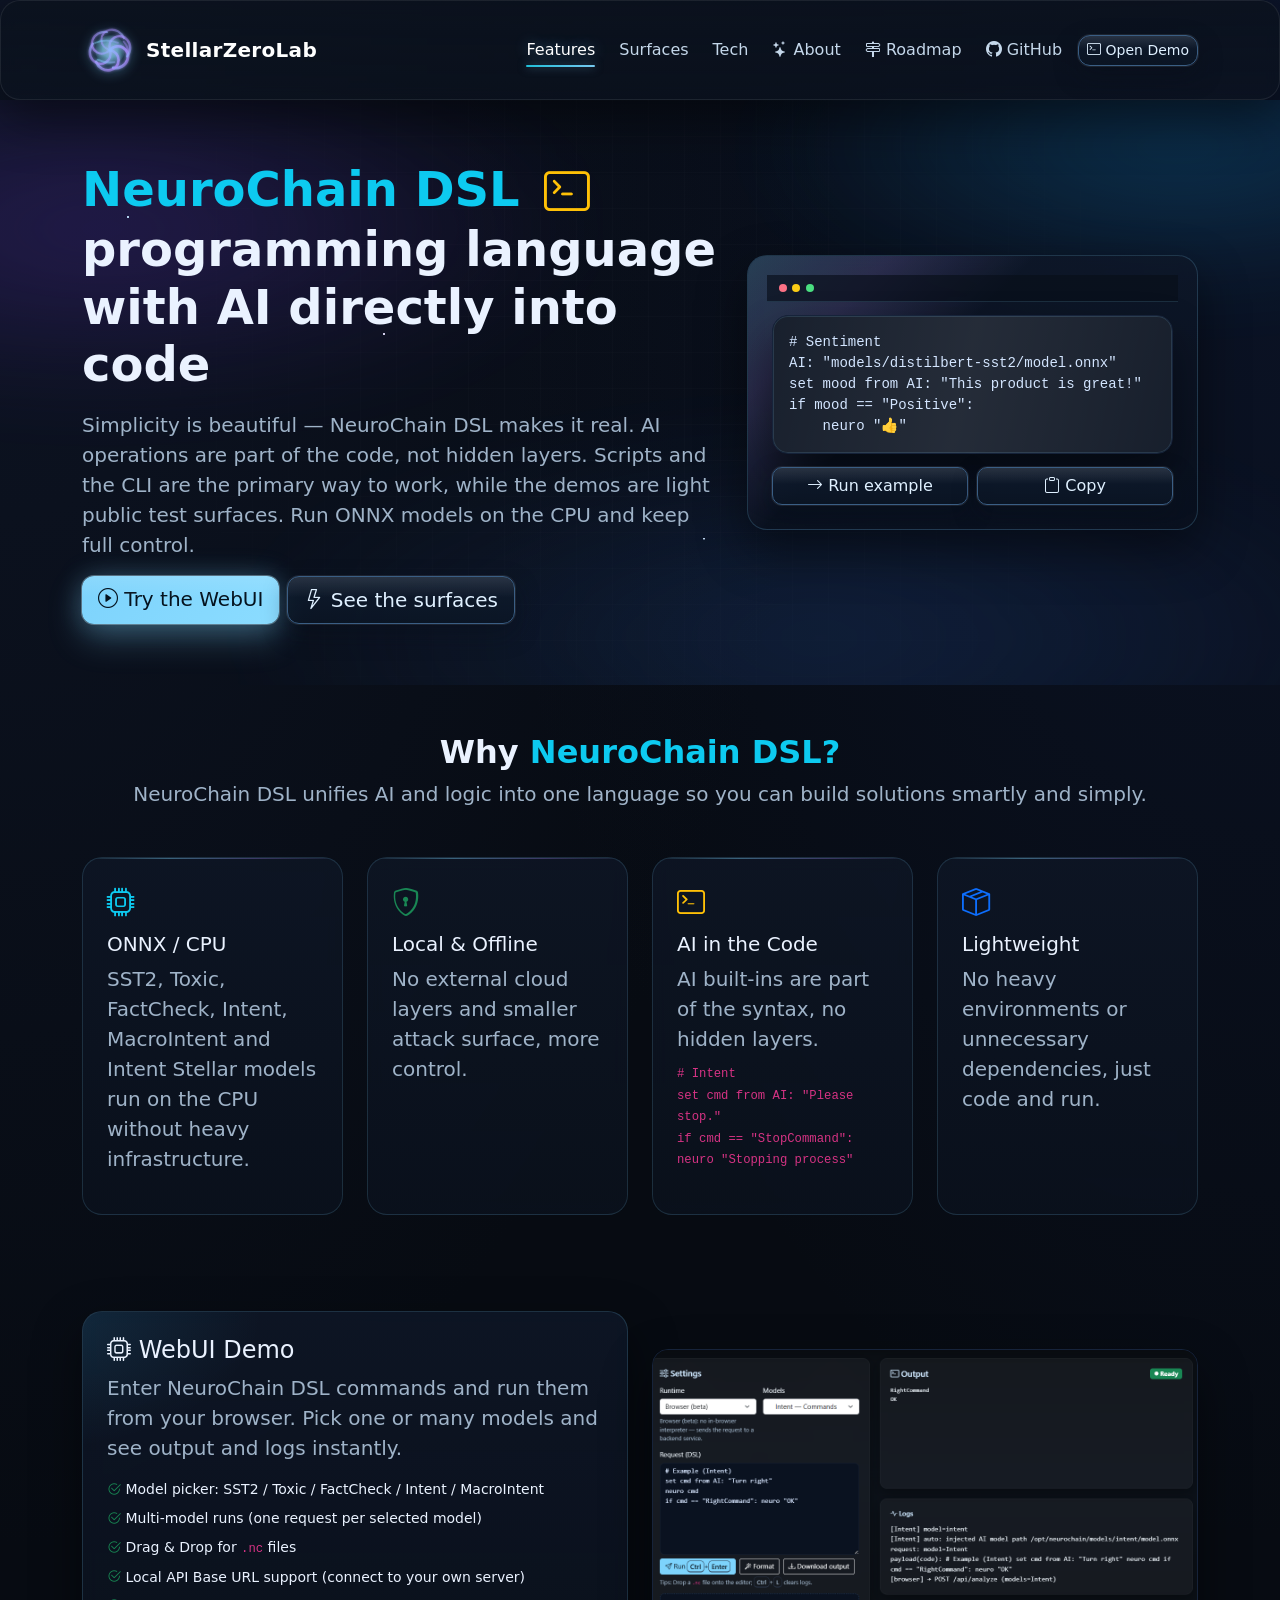
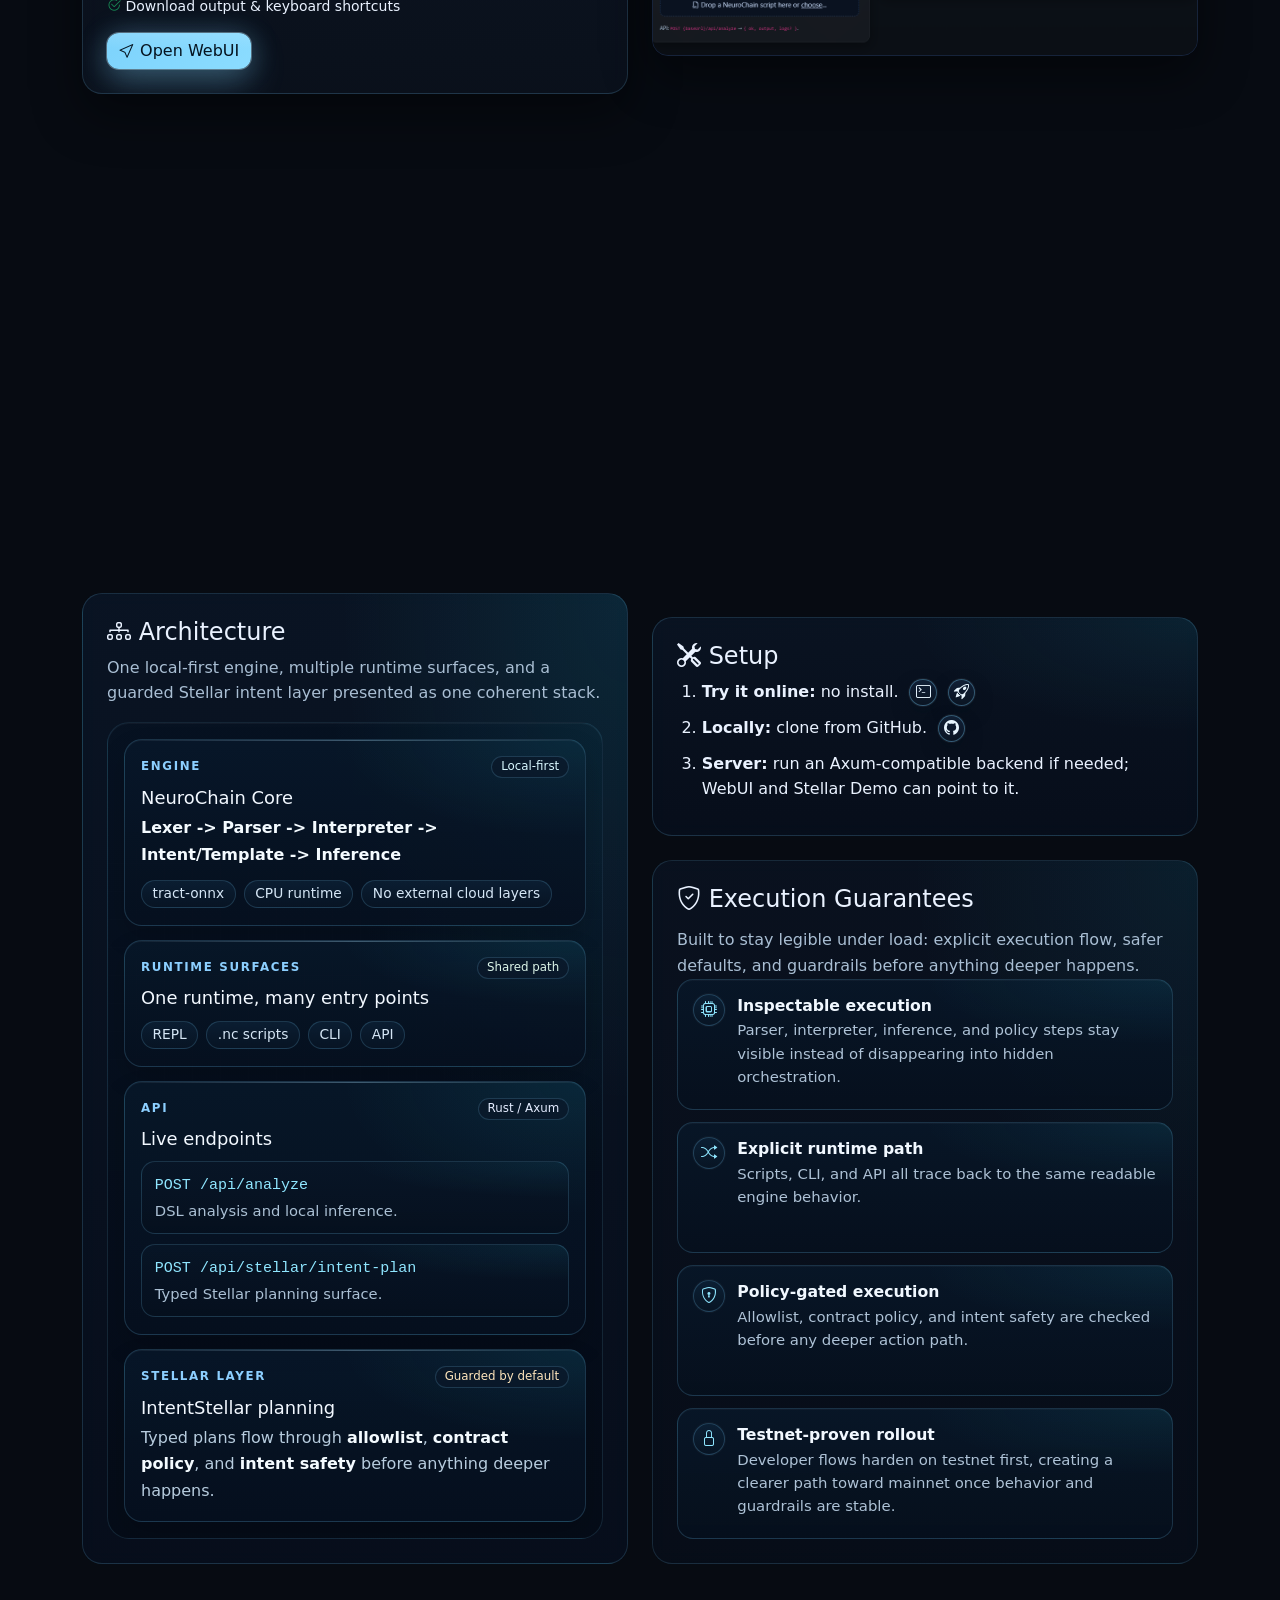
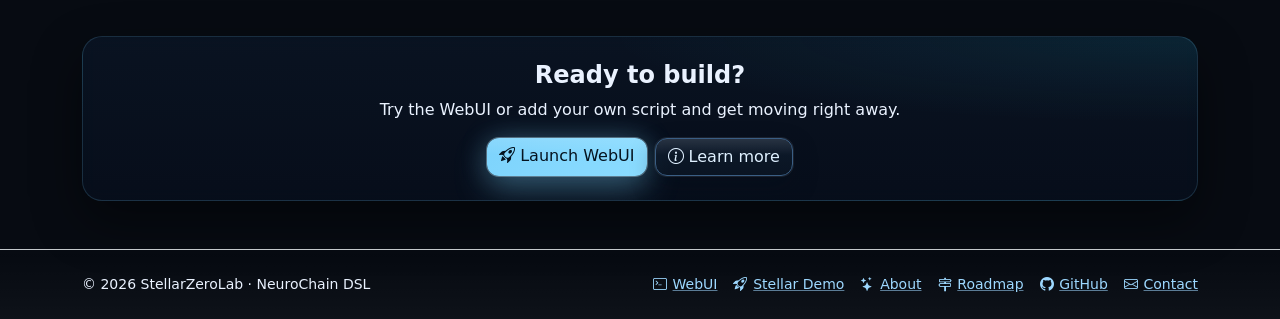
<file: stellarzerolab.art/index.html>
<!DOCTYPE html>
<html lang="en">
<head>
  <meta charset="utf-8" />
  <meta name="viewport" content="width=device-width, initial-scale=1, viewport-fit=cover" />
  <title>StellarZeroLab · NeuroChain DSL</title>
  <meta name="description" content="StellarZeroLab — NeuroChain: a lightweight, fast, developer-friendly AI DSL and WebUI." />

  <!-- Canonical (a clear base URL for search engines) -->
  <link rel="canonical" href="https://stellarzerolab.com/">

  <!-- Favicons & PWA -->
  <link rel="icon" href="/favicon.ico" sizes="any">
  <link rel="icon" type="image/svg+xml" href="/favicon.svg">

  <!-- PNG favicons -->
  <link rel="icon" type="image/png" sizes="16x16" href="/favicon-16.png">
  <link rel="icon" type="image/png" sizes="32x32" href="/favicon-32.png">
  <link rel="icon" type="image/png" sizes="180x180" href="/favicon-180.png">

  <!-- Android / PWA icons -->
  <link rel="icon" type="image/png" sizes="192x192" href="/android-chrome-192.png">
  <link rel="icon" type="image/png" sizes="512x512" href="/android-chrome-512.png">

  <!-- iOS PWA -->
  <link rel="apple-touch-icon" sizes="180x180" href="/favicon-180.png">
  <meta name="apple-mobile-web-app-capable" content="yes">
  <meta name="apple-mobile-web-app-title" content="StellarZeroLab">
	  <meta name="apple-mobile-web-app-status-bar-style" content="black-translucent">
	
	  <!-- Safari pinned tab -->
	  <link rel="mask-icon" href="/safari-pinned-tab.svg" color="#0b0f14">

  <!-- Windows / Edge -->
  <meta name="msapplication-TileColor" content="#0b0f14">

  <!-- Manifest -->
  <link rel="manifest" href="/site.webmanifest">

  <!-- Theme colors -->
  <meta name="theme-color" content="#0b0f14" media="(prefers-color-scheme: dark)">
  <meta name="theme-color" content="#ffffff" media="(prefers-color-scheme: light)">

  <!-- Social preview (OG + Twitter) -->
  <meta property="og:title" content="StellarZeroLab · NeuroChain DSL">
	  <meta property="og:description" content="StellarZeroLab — NeuroChain: a lightweight, fast, developer-friendly AI DSL and WebUI.">
	  <meta property="og:type" content="website">
	  <meta property="og:url" content="https://stellarzerolab.com/">
	  <!-- Social preview image (recommended ~1200×630) -->
	  <meta property="og:image" content="https://stellarzerolab.com/og-cover.png">
	  <meta name="twitter:card" content="summary_large_image">
	  <meta name="twitter:title" content="StellarZeroLab · NeuroChain DSL">
	  <meta name="twitter:description" content="A lightweight and fast AI DSL — StellarZeroLab NeuroChain WebUI.">
	  <meta name="twitter:image" content="https://stellarzerolab.com/og-cover.png">
	
	  <!-- Optional iOS splash screens -->
	  <link rel="apple-touch-startup-image" href="/apple-splash-640x1136.png" media="(device-width: 320px) and (device-height: 568px) and (-webkit-device-pixel-ratio: 2) and (orientation: portrait)">
	  <link rel="apple-touch-startup-image" href="/apple-splash-750x1334.png" media="(device-width: 375px) and (device-height: 667px) and (-webkit-device-pixel-ratio: 2) and (orientation: portrait)">
	  <link rel="apple-touch-startup-image" href="/apple-splash-1125x2436.png" media="(device-width: 375px) and (device-height: 812px) and (-webkit-device-pixel-ratio: 3) and (orientation: portrait)">
	  <link rel="apple-touch-startup-image" href="/apple-splash-1242x2688.png" media="(device-width: 414px) and (device-height: 896px) and (-webkit-device-pixel-ratio: 3) and (orientation: portrait)">
	  <link rel="apple-touch-startup-image" href="/apple-splash-1290x2796.png" media="(device-width: 430px) and (device-height: 932px) and (-webkit-device-pixel-ratio: 3) and (orientation: portrait)">
	  <link rel="apple-touch-startup-image" href="/apple-splash-1536x2048.png" media="(min-device-width: 768px) and (max-device-width: 834px) and (orientation: portrait)">
	  <link rel="apple-touch-startup-image" href="/apple-splash-1668x2224.png" media="(device-width: 834px) and (device-height: 1112px) and (orientation: portrait)">
	  <link rel="apple-touch-startup-image" href="/apple-splash-2048x2732.png" media="(device-width: 1024px) and (device-height: 1366px) and (orientation: portrait)">

  <!-- CSS / UI libraries -->
  <link href="https://cdn.jsdelivr.net/npm/bootstrap@5.3.3/dist/css/bootstrap.min.css" rel="stylesheet" crossorigin="anonymous">
  <link href="https://cdn.jsdelivr.net/npm/bootstrap-icons@1.11.3/font/bootstrap-icons.css" rel="stylesheet">

  <style>
    :root{
      --bg:#070b12;
      --surface:#0c121c;
      --surface-2:#0f1726;
      --ink:#eaf2ff;
      --muted:#9fb3c8;
      --primary:#7dd3fc;
      --accent:#a78bfa;
      --success:#22c55e;
      --radius:20px;
      --ease:cubic-bezier(.22,.61,.36,1);
    }
    html,body{
      background:
        radial-gradient(120% 80% at 0% 0%, rgba(15,23,42,.75), transparent 55%),
        radial-gradient(120% 80% at 100% 0%, rgba(30,58,138,.18), transparent 55%),
        var(--bg);
      color:var(--ink);
      overflow-x:hidden;
    }
    .glass{background:rgba(255,255,255,.05);backdrop-filter:blur(8px);border:1px solid rgba(255,255,255,.08);border-radius:var(--radius)}
    .soft{box-shadow:0 20px 50px rgba(0,0,0,.45)}
    .btn{
      position:relative;
      overflow:hidden;
      isolation:isolate;
      border-radius:12px;
      box-shadow:
        0 0 0 1px rgba(255,255,255,.08),
        0 10px 24px rgba(7,14,25,.36);
      transition:
        transform .18s var(--ease),
        box-shadow .22s ease,
        filter .22s ease,
        background .22s ease,
        border-color .22s ease,
        color .22s ease;
    }
    .btn::before{
      content:"";
      position:absolute;
      inset:0;
      pointer-events:none;
      background:linear-gradient(180deg,rgba(255,255,255,.2),rgba(255,255,255,0) 45%);
      opacity:.55;
      z-index:0;
    }
    .btn::after{
      content:"";
      position:absolute;
      inset:-30% -10%;
      pointer-events:none;
      background:linear-gradient(120deg,transparent 20%,rgba(255,255,255,.24) 50%,transparent 80%);
      transform:translateX(-130%);
      transition:transform .65s var(--ease);
      z-index:0;
    }
    .btn > *{position:relative;z-index:1}
    .btn:hover{
      transform:translateY(-1px);
      box-shadow:
        0 0 0 1px rgba(185,231,255,.28),
        0 14px 30px rgba(8,18,31,.44),
        0 0 26px rgba(125,211,252,.24);
    }
    .btn:hover::after{transform:translateX(130%)}
    .btn:active{transform:translateY(0)}

    .btn-primary{
      background:linear-gradient(135deg,var(--primary),#8bdcff);
      border:0;
      color:#04121e;
      box-shadow:
        0 0 0 1px rgba(198,238,255,.34),
        0 14px 34px rgba(125,211,252,.28),
        0 0 28px rgba(125,211,252,.24);
    }
    .btn-primary:hover{
      filter:brightness(1.06);
      box-shadow:
        0 0 0 1px rgba(213,242,255,.45),
        0 16px 38px rgba(125,211,252,.34),
        0 0 34px rgba(125,211,252,.34);
    }
    .btn-outline-light{
      border-color:#3a5e84;
      color:#dff0ff;
      background:linear-gradient(180deg,rgba(15,28,47,.82),rgba(11,22,37,.78));
    }
    .btn-outline-light:hover{
      border-color:#79b3df;
      color:#f1f8ff;
      background:linear-gradient(180deg,rgba(22,40,66,.9),rgba(15,30,49,.88));
    }
    .nav-demo-menu{
      min-width:14.5rem;
      padding:.42rem;
      border-radius:16px;
      border:1px solid rgba(125,211,252,.18);
      background:linear-gradient(180deg,rgba(14,23,40,.96),rgba(10,17,30,.94));
      box-shadow:0 18px 34px rgba(0,0,0,.4);
      backdrop-filter:blur(12px);
    }
    .nav-demo-menu .dropdown-item{
      display:flex;
      align-items:center;
      gap:.55rem;
      border-radius:10px;
      color:#dff0ff;
      padding:.58rem .7rem;
    }
    .nav-demo-menu .dropdown-item:hover,
    .nav-demo-menu .dropdown-item:focus{
      color:#ffffff;
      background:linear-gradient(180deg,rgba(22,40,66,.9),rgba(15,30,49,.88));
    }
    .lead{color:var(--muted)}
    .brand{letter-spacing:.3px}
    .badge-dot{display:inline-flex;align-items:center;gap:.5ch}
    .badge-dot::before{content:"";width:.55rem;height:.55rem;border-radius:50%;background:currentColor}
    .brand-logo{width:56px;height:56px;margin-right:.5rem;display:inline-block;filter:drop-shadow(0 2px 6px rgba(125,211,252,.45));}
    .navbar{background:linear-gradient(180deg,rgba(11,18,30,.9),rgba(11,18,30,.68))}
    .page-progress{
      position:fixed;
      top:0;
      left:0;
      width:100%;
      height:3px;
      z-index:1200;
      pointer-events:none;
    }
    .page-progress i{
      display:block;
      height:100%;
      width:0;
      background:linear-gradient(90deg,#22d3ee,#7dd3fc,#a78bfa);
      box-shadow:0 0 18px rgba(125,211,252,.55);
      transition:width .08s linear;
    }
    .nav-link{color:#c4d7ea}
    .nav-link:hover{color:#ffffff}
    .nav-link{position:relative}
    .interactive-nav{
      position:relative;
      overflow:visible;
      isolation:isolate;
    }
    .interactive-nav::after{
      content:"";
      position:absolute;
      inset:0;
      pointer-events:none;
      opacity:0;
      transition:opacity .24s ease;
      border-radius:inherit;
      background:radial-gradient(
        340px circle at var(--mx, 50%) var(--my, 50%),
        rgba(125,211,252,.14),
        rgba(167,139,250,.1) 32%,
        transparent 70%
      );
      z-index:0;
    }
    .interactive-nav > .container{
      position:relative;
      z-index:1;
    }
    @media (hover:hover) and (pointer:fine){
      .interactive-nav:hover::after{opacity:1}
    }
    .nav-link.is-active{
      color:#ffffff;
      text-shadow:0 0 14px rgba(125,211,252,.45);
    }
    .nav-link.is-active::after{
      content:"";
      position:absolute;
      left:.5rem;
      right:.5rem;
      bottom:.2rem;
      height:2px;
      border-radius:999px;
      background:linear-gradient(90deg,rgba(34,211,238,.9),rgba(125,211,252,.95));
      box-shadow:0 0 10px rgba(125,211,252,.5);
    }
    @media (max-width:576px){.brand-logo{width:40px;height:40px}}
    .hero{position:relative;overflow:hidden}
    .hero::before{
      content:"";
      position:absolute;inset:0;
      background:
        linear-gradient(to right, rgba(255,255,255,.06) 1px, transparent 1px),
        linear-gradient(to bottom, rgba(255,255,255,.06) 1px, transparent 1px);
      background-size:36px 36px;
      mask-image:radial-gradient(circle at 50% 40%, black 25%, transparent 80%);
      opacity:.22;
      animation:grid-drift 22s linear infinite;
      pointer-events:none
    }
    .nebula{position:absolute;inset:-20%;background:
      radial-gradient(40% 30% at 20% 30%, rgba(124,58,237,.25), transparent 70%),
      radial-gradient(35% 25% at 80% 20%, rgba(14,165,233,.25), transparent 70%),
      radial-gradient(45% 35% at 60% 80%, rgba(59,130,246,.18), transparent 75%);
      filter:blur(50px);opacity:.9}
    .stars{position:absolute;inset:0}
    .stars::before,.stars::after{content:"";position:absolute;inset:0;background:
      radial-gradient(1px 1px at 10% 20%, #bfe4ff 70%, transparent),
      radial-gradient(1px 1px at 30% 40%, #e6e1ff 70%, transparent),
      radial-gradient(1px 1px at 70% 30%, #c7f3ff 70%, transparent),
      radial-gradient(1px 1px at 85% 65%, #ffffff 70%, transparent),
      radial-gradient(1px 1px at 55% 75%, #cde6ff 70%, transparent);
      opacity:.8;animation:twinkle 5s infinite ease-in-out alternate}
    .stars::after{filter:blur(.5px);opacity:.6;animation-duration:7s}
    @keyframes twinkle{from{opacity:.4} to{opacity:.95}}
    @keyframes grid-drift{from{transform:translate3d(0,0,0)}to{transform:translate3d(-36px,-36px,0)}}
    .feature{transition:.2s transform ease,.2s box-shadow ease}
    .feature:hover{transform:translateY(-6px);box-shadow:0 14px 40px rgba(0,0,0,.35);border-color:rgba(125,211,252,.28)}
    pre.code{background:#0a1220;border:1px solid #16233a;border-radius:16px;color:#cfe3ff;max-width:100%;overflow:auto}
    #tech pre.code{
      white-space:pre-wrap;
      overflow-wrap:anywhere;
      word-break:break-word;
      overflow-x:hidden;
      scrollbar-width:thin;
      scrollbar-color:rgba(125,211,252,.45) rgba(9,18,34,.72);
    }
    #tech pre.code::-webkit-scrollbar{
      width:8px;
      height:8px;
    }
    #tech pre.code::-webkit-scrollbar-track{
      background:rgba(9,18,34,.72);
      border-radius:999px;
    }
    #tech pre.code::-webkit-scrollbar-thumb{
      background:linear-gradient(180deg,rgba(125,211,252,.78),rgba(92,169,220,.74));
      border-radius:999px;
      border:1px solid rgba(157,216,255,.35);
    }
    .code-card{
      position:relative;
      background:linear-gradient(180deg,rgba(14,23,40,.84),rgba(10,17,30,.8));
      border:1px solid rgba(125,211,252,.19);
      overflow:hidden;
    }
    .code-card::before{
      content:"";
      position:absolute;inset:-1px;
      background:linear-gradient(135deg,rgba(125,211,252,.22),rgba(167,139,250,.18),transparent 40%);
      pointer-events:none;
      mix-blend-mode:screen;
    }
    .code-card-head{
      display:flex;align-items:center;justify-content:space-between;
      margin:-.3rem -.3rem .8rem;
      padding:.55rem .74rem;
      border-bottom:1px solid rgba(125,211,252,.15);
      background:rgba(8,14,26,.65);
    }
    .code-dots{display:flex;gap:.33rem}
    .code-dots i{width:.5rem;height:.5rem;border-radius:50%;display:block}
    .code-dots i:nth-child(1){background:#fb7185}
    .code-dots i:nth-child(2){background:#facc15}
    .code-dots i:nth-child(3){background:#4ade80}
    .code-label{
      font-size:.75rem;
      color:#b7cadf;
      letter-spacing:.05em;
      text-transform:uppercase;
    }
    .hero pre.code{
      position:relative;overflow:hidden;
      box-shadow:inset 0 0 0 1px rgba(125,211,252,.14),0 24px 44px rgba(0,0,0,.42);
      margin-bottom:.85rem !important;
    }
    .hero pre.code::after{
      content:"";position:absolute;inset:-120% -60% auto;
      height:280%;
      transform:rotate(12deg);
      background:linear-gradient(to right,transparent,rgba(255,255,255,.11),transparent);
      animation:shimmer 4.8s linear infinite
    }
    @keyframes shimmer{from{left:-140%}to{left:140%}}
    main a:not(.btn), main a:visited:not(.btn),
    .footer a:not(.btn), .footer a:visited:not(.btn){
      color:#9dd8ff;
      text-decoration-color:rgba(157,216,255,.55);
      transition:color .18s var(--ease), text-decoration-color .18s var(--ease), text-shadow .18s var(--ease);
    }
    main a:not(.btn):hover, main a:not(.btn):focus-visible,
    .footer a:not(.btn):hover, .footer a:not(.btn):focus-visible{
      color:#e6f6ff;
      text-decoration-color:rgba(230,246,255,.95);
      text-shadow:0 0 10px rgba(125,211,252,.35);
    }
    .promo-link{display:block;position:relative;overflow:hidden;border-radius:16px;border:1px solid #16233a;background:linear-gradient(180deg,#0a1220,#0b1324);aspect-ratio:16/9;}
    .promo-link img{width:100%;height:100%;object-fit:cover;display:block;transition:transform .35s ease, opacity .25s ease;}
    .promo-link:hover img{transform:scale(1.04)}
    .promo-link::after{
      content:"";
      position:absolute;
      inset:0;
      pointer-events:none;
      opacity:0;
      transition:opacity .24s ease;
      background:radial-gradient(
        300px circle at var(--mx, 50%) var(--my, 50%),
        rgba(125,211,252,.16),
        rgba(167,139,250,.1) 34%,
        transparent 70%
      );
      z-index:2;
    }
    @media (hover:hover) and (pointer:fine){
      .promo-link:hover::after{opacity:1}
    }
    .promo-fallback{position:absolute;inset:0;display:flex;align-items:center;justify-content:center;color:#9fb3c8;text-align:center;padding:1rem;}
    .feature-grid{margin-top:.35rem}
    .feature-card{
      background:linear-gradient(180deg,rgba(14,22,37,.84),rgba(11,18,30,.78));
      border:1px solid rgba(125,211,252,.15);
      position:relative;
      overflow:hidden;
    }
    .feature-card::before{
      content:"";
      position:absolute;left:-1px;right:-1px;top:-1px;height:2px;
      background:linear-gradient(90deg,rgba(125,211,252,.08),rgba(125,211,252,.55),rgba(167,139,250,.42),rgba(125,211,252,.08));
      opacity:.74;
    }
    .demo-card{
      background:linear-gradient(180deg,rgba(14,23,39,.86),rgba(11,18,30,.8));
      border:1px solid rgba(125,211,252,.17);
      position:relative;
      overflow:hidden;
    }
    .demo-card::before{
      content:"";
      position:absolute;inset:0;
      background:radial-gradient(65% 55% at -10% 0%, rgba(56,189,248,.14), transparent 66%);
      pointer-events:none;
    }
    .demo-badge{
      display:inline-flex;align-items:center;
      padding:.2rem .55rem;
      border-radius:999px;
      border:1px solid rgba(125,211,252,.24);
      color:#d4e8fc;
      font-size:.68rem;
      text-transform:uppercase;
      letter-spacing:.08em;
      background:rgba(11,24,40,.6);
    }
    .demo-list{margin:.95rem 0 0;padding:0;list-style:none}
    .demo-preview-wrap{
      display:flex;flex-direction:column;gap:.7rem;
    }
    .setup-link-icon{
      display:inline-flex;
      align-items:center;
      justify-content:center;
      width:1.72rem;
      height:1.72rem;
      margin-left:.36rem;
      border-radius:999px;
      border:1px solid rgba(125,211,252,.34);
      background:linear-gradient(180deg,rgba(18,34,56,.9),rgba(12,22,37,.86));
      color:#e8f6ff !important;
      text-decoration:none !important;
      box-shadow:0 0 0 1px rgba(255,255,255,.05),0 8px 18px rgba(6,13,24,.35);
      transition:transform .16s var(--ease),border-color .2s ease,box-shadow .2s ease,filter .2s ease;
      vertical-align:middle;
    }
    .setup-link-icon:hover,
    .setup-link-icon:focus-visible{
      transform:translateY(-1px);
      border-color:rgba(167,225,255,.65);
      box-shadow:0 0 0 1px rgba(185,231,255,.3),0 0 14px rgba(125,211,252,.3),0 10px 22px rgba(6,13,24,.42);
      filter:brightness(1.08);
      color:#ffffff !important;
    }
    .setup-link-icon i{font-size:.95rem;line-height:1}
    .arch-intro{
      color:#a9bed3;
      line-height:1.62;
      margin:.35rem 0 1rem;
      max-width:58ch;
    }
    .arch-shell{
      position:relative;
      overflow:hidden;
      display:grid;
      gap:.88rem;
      margin-top:1rem;
      padding:1rem;
      border-radius:22px;
      border:1px solid rgba(125,211,252,.12);
      background:
        radial-gradient(120% 120% at 100% 0%, rgba(34,211,238,.08), transparent 46%),
        linear-gradient(180deg,rgba(7,18,34,.78),rgba(5,12,24,.82));
      box-shadow:inset 0 1px 0 rgba(255,255,255,.04);
    }
    .arch-shell::before{
      content:"";
      position:absolute;
      inset:0;
      pointer-events:none;
      background:
        linear-gradient(to right, rgba(255,255,255,.035) 1px, transparent 1px),
        linear-gradient(to bottom, rgba(255,255,255,.03) 1px, transparent 1px);
      background-size:28px 28px;
      mask-image:linear-gradient(180deg,rgba(0,0,0,.6),transparent 92%);
      opacity:.38;
    }
    .arch-layer{
      position:relative;
      padding:1rem 1rem 1.05rem;
      border-radius:18px;
      border:1px solid rgba(125,211,252,.18);
      background:
        radial-gradient(120% 120% at 100% 0%, rgba(34,211,238,.09), transparent 44%),
        linear-gradient(180deg,rgba(8,24,42,.84),rgba(6,16,31,.86));
      box-shadow:
        inset 0 1px 0 rgba(255,255,255,.04),
        0 12px 26px rgba(0,0,0,.16);
      transition:
        transform .18s var(--ease),
        border-color .22s ease,
        box-shadow .22s ease,
        filter .22s ease;
    }
    .arch-layer:hover{
      transform:translateY(-1px);
      border-color:rgba(167,225,255,.34);
      box-shadow:
        inset 0 1px 0 rgba(255,255,255,.05),
        0 16px 30px rgba(0,0,0,.22),
        0 0 24px rgba(125,211,252,.14);
      filter:brightness(1.02);
    }
    .arch-layer::before{
      content:"";
      position:absolute;
      top:0;
      left:0;
      right:0;
      height:1px;
      pointer-events:none;
      background:linear-gradient(90deg,transparent,rgba(167,225,255,.3),transparent);
    }
    .arch-layer::after{
      content:"";
      position:absolute;
      left:1.1rem;
      right:1.1rem;
      bottom:-.48rem;
      height:1px;
      pointer-events:none;
      background:linear-gradient(90deg,rgba(125,211,252,.1),rgba(167,139,250,.24),rgba(125,211,252,.1));
    }
    .arch-layer-top{
      display:flex;
      align-items:center;
      justify-content:space-between;
      gap:.8rem;
      margin-bottom:.55rem;
    }
    .arch-kicker{
      font-size:.74rem;
      letter-spacing:.14em;
      text-transform:uppercase;
      color:#8ccfff;
      font-weight:700;
    }
    .arch-mini{
      padding:.25rem .55rem;
      border-radius:999px;
      border:1px solid rgba(125,211,252,.18);
      background:rgba(11,24,40,.7);
      color:#d9efff;
      font-size:.74rem;
      line-height:1;
      white-space:nowrap;
    }
    .arch-layer h5{
      margin:0 0 .42rem;
      font-size:1.12rem;
      color:#f2f8ff;
    }
    .arch-flow,
    .arch-copy{
      margin:0;
      color:#b7ccde;
      line-height:1.65;
    }
    .arch-flow strong,
    .arch-copy strong{
      color:#f4fbff;
      font-weight:700;
    }
    .arch-pills{
      display:flex;
      flex-wrap:wrap;
      gap:.5rem;
      margin-top:.75rem;
    }
    .arch-pill{
      display:inline-flex;
      align-items:center;
      padding:.38rem .66rem;
      border-radius:999px;
      border:1px solid rgba(125,211,252,.18);
      background:linear-gradient(180deg,rgba(12,32,53,.82),rgba(8,21,37,.8));
      color:#d5e6f5;
      font-size:.86rem;
      line-height:1;
    }
    .arch-routes{
      display:grid;
      gap:.62rem;
      margin-top:.7rem;
    }
    .arch-route{
      padding:.72rem .8rem;
      border-radius:14px;
      border:1px solid rgba(125,211,252,.18);
      background:
        radial-gradient(120% 120% at 100% 0%, rgba(34,211,238,.08), transparent 42%),
        linear-gradient(180deg,rgba(8,22,39,.82),rgba(6,16,30,.84));
    }
    .arch-route code{
      display:block;
      color:#8fe6ff;
      font-size:.94rem;
      margin-bottom:.22rem;
    }
    .arch-route span{
      display:block;
      color:#abc0d4;
      line-height:1.5;
      font-size:.92rem;
    }
    .arch-note{
      margin-top:.78rem;
      padding:.68rem .8rem;
      border-radius:14px;
      background:
        radial-gradient(120% 120% at 100% 0%, rgba(34,211,238,.08), transparent 44%),
        linear-gradient(180deg,rgba(14,36,58,.88),rgba(9,24,41,.88));
      border:1px solid rgba(125,211,252,.18);
      color:#dcecff;
      font-size:.92rem;
      line-height:1.5;
    }
    .arch-engine .arch-mini{color:#d9f8ff}
    .arch-runtime .arch-mini{color:#def7eb}
    .arch-api .arch-mini{color:#e4ecff}
    .arch-stellar .arch-mini{color:#ffe6bc}
    #tech ol{
      line-height:1.62;
      padding-left:1.55rem;
    }
    #tech ol li{
      margin:.52rem 0;
    }
    .guarantee-card{
      border:1px solid rgba(125,211,252,.14);
      background:
        radial-gradient(120% 120% at 100% 0%, rgba(34,211,238,.07), transparent 44%),
        linear-gradient(180deg,rgba(10,19,34,.84),rgba(7,14,26,.84));
    }
    .setup-card{
      border:1px solid rgba(125,211,252,.16);
      background:
        radial-gradient(120% 120% at 100% 0%, rgba(34,211,238,.08), transparent 44%),
        linear-gradient(180deg,rgba(10,21,37,.84),rgba(7,15,29,.84));
    }
    .arch-card{
      border:1px solid rgba(125,211,252,.16);
      background:
        radial-gradient(120% 120% at 100% 0%, rgba(34,211,238,.1), transparent 44%),
        linear-gradient(180deg,rgba(10,22,39,.84),rgba(7,15,30,.84));
    }
    .build-card{
      border:1px solid rgba(125,211,252,.16);
      background:
        radial-gradient(120% 120% at 100% 0%, rgba(34,211,238,.09), transparent 44%),
        linear-gradient(180deg,rgba(10,21,37,.84),rgba(7,15,29,.84));
    }
    .guarantee-intro{
      color:#a9bed3;
      line-height:1.62;
      margin:.35rem 0 1rem;
      max-width:54ch;
    }
    .guarantee-list{
      display:grid;
      gap:.78rem;
      margin:0;
      padding:0;
      list-style:none;
    }
    .guarantee-item{
      display:flex;
      align-items:flex-start;
      gap:.78rem;
      padding:.88rem .92rem;
      border-radius:16px;
      border:1px solid rgba(125,211,252,.18);
      background:
        radial-gradient(120% 120% at 100% 0%, rgba(34,211,238,.08), transparent 42%),
        linear-gradient(180deg,rgba(8,24,42,.82),rgba(6,16,30,.84));
      box-shadow:inset 0 1px 0 rgba(255,255,255,.03);
    }
    .guarantee-icon{
      flex:0 0 auto;
      display:inline-flex;
      align-items:center;
      justify-content:center;
      width:2rem;
      height:2rem;
      border-radius:999px;
      border:1px solid rgba(125,211,252,.22);
      background:linear-gradient(180deg,rgba(12,33,54,.86),rgba(8,21,37,.84));
      color:#8fe6ff;
      box-shadow:0 0 0 1px rgba(255,255,255,.03);
    }
    .guarantee-copy strong{
      display:block;
      color:#f1f8ff;
      margin-bottom:.12rem;
      font-size:.98rem;
    }
    .guarantee-copy span{
      display:block;
      color:#aec2d6;
      line-height:1.56;
      font-size:.93rem;
    }
    @media (min-width:992px){
      .tech-side-stack{height:100%}
      .guarantee-card{
        display:flex;
        flex-direction:column;
        flex:1 1 auto;
      }
      .guarantee-list{
        flex:1 1 auto;
        grid-template-rows:repeat(4, minmax(0,1fr));
      }
    }
    .icon-inline { vertical-align: -0.05em; font-size: 0.95em; }
    .code-actions{display:grid;grid-template-columns:1fr 1fr;gap:.58rem}
    .code-actions .btn{border-radius:10px}
    .interactive-card{
      position:relative;
      overflow:hidden;
      isolation:isolate;
    }
    .interactive-card::after{
      content:"";
      position:absolute;
      inset:0;
      width:auto;
      height:auto;
      pointer-events:none;
      opacity:0;
      transition:opacity .28s ease;
      background:radial-gradient(
        280px circle at var(--mx, 50%) var(--my, 50%),
        rgba(125,211,252,.14),
        rgba(167,139,250,.1) 32%,
        transparent 68%
      );
      z-index:0;
    }
    .arch-layer.interactive-card::after{
      background:radial-gradient(
        320px circle at var(--mx, 50%) var(--my, 50%),
        rgba(125,211,252,.18),
        rgba(34,211,238,.12) 34%,
        transparent 72%
      );
    }
    .arch-route.interactive-card::after,
    .arch-note.interactive-card::after{
      background:radial-gradient(
        240px circle at var(--mx, 50%) var(--my, 50%),
        rgba(125,211,252,.22),
        rgba(34,211,238,.14) 36%,
        transparent 74%
      );
    }
    .interactive-card > *{position:relative;z-index:1}
    @media (hover:hover) and (pointer:fine){
      .interactive-card:hover::after{opacity:1}
    }

    /* Full-bleed footer helper */
    .footer-bleed{width:100vw;margin-left:calc(50% - 50vw);margin-right:calc(50% - 50vw);
      background:linear-gradient(180deg, transparent, rgba(255,255,255,.03));}
    .footer-links{
      display:flex;
      align-items:center;
      gap:1rem;
      flex-wrap:wrap;
      justify-content:flex-end;
    }
    .footer-links a{
      display:inline-flex;
      align-items:center;
      gap:.36rem;
    }

    /* Reveal system */
    .reveal{opacity:0;transform:translate3d(0,18px,0);transition:opacity .7s var(--ease),transform .7s var(--ease)}
    .reveal.in{opacity:1;transform:translate3d(0,0,0)}
    [data-stagger] .reveal:nth-child(1){transition-delay:.04s}
    [data-stagger] .reveal:nth-child(2){transition-delay:.11s}
    [data-stagger] .reveal:nth-child(3){transition-delay:.18s}
    [data-stagger] .reveal:nth-child(4){transition-delay:.25s}
    [data-stagger] .reveal:nth-child(5){transition-delay:.32s}

    @media (prefers-reduced-motion: reduce){
      .stars::before,.stars::after,.hero::before,.hero pre.code::after{animation:none}
      .feature,.promo-link img,.btn,.btn::after{transition:none}
      .reveal{opacity:1;transform:none;transition:none}
      .page-progress i,.interactive-card::after,.interactive-nav::after,.promo-link::after{transition:none}
    }
    @media (max-width:991.98px){
      .navbar-collapse.collapsing{
        transition:height .12s ease !important;
      }
      .interactive-nav{
        -webkit-backdrop-filter:none;
        backdrop-filter:none;
      }
      .navbar-nav .nav-link{
        display:inline-flex;
        align-items:center;
        gap:.45rem;
        width:max-content;
        padding-left:0;
        padding-right:0;
      }
      .nav-link.is-active::after{
        left:0;
        right:0;
        width:auto;
      }
      .arch-shell{padding:.82rem}
      .arch-layer{padding:.9rem .86rem}
      .arch-layer-top{align-items:flex-start;flex-direction:column}
      .arch-route{padding:.68rem .72rem}
      .code-actions{grid-template-columns:1fr}
      .footer-links{
        width:100%;
        display:grid;
        grid-template-columns:repeat(3, minmax(0,1fr));
        gap:.9rem .8rem;
        justify-items:center;
      }
      .footer-links a{
        justify-content:center;
        text-align:center;
      }
      .footer-x-link{display:none !important}
    }
  </style>
</head>

<body>
  <div class="page-progress" aria-hidden="true"><i id="scrollProgressFill"></i></div>
  <!-- NAVBAR -->
  <nav class="navbar navbar-expand-lg navbar-dark glass soft sticky-top interactive-nav">
    <div class="container py-2">
      <!-- Brand -->
      <a class="navbar-brand d-flex align-items-center brand" href="/">
        <svg class="brand-logo" viewBox="0 0 28 28" aria-hidden="true">
          <defs>
            <radialGradient id="core" cx="50%" cy="50%" r="55%">
              <stop offset="0%" stop-color="#dff7ff"/>
              <stop offset="45%" stop-color="#8fe6ff"/>
              <stop offset="100%" stop-color="rgba(143,230,255,0)"/>
            </radialGradient>
            <linearGradient id="arm" x1="0" y1="0" x2="28" y2="0" gradientUnits="userSpaceOnUse">
              <stop offset="0%"   stop-color="rgba(157,216,255,0)"/>
              <stop offset="30%"  stop-color="#7dd3fc"/>
              <stop offset="80%"  stop-color="rgba(167,139,250,.9)"/>
              <stop offset="100%" stop-color="rgba(167,139,250,0)"/>
            </linearGradient>
            <filter id="glow" x="-60%" y="-60%" width="220%" height="220%">
              <feGaussianBlur in="SourceGraphic" stdDeviation="0.7" result="b"/>
              <feMerge><feMergeNode in="b"/><feMergeNode in="SourceGraphic"/></feMerge>
            </filter>
            <radialGradient id="fade" cx="50%" cy="50%" r="56%">
              <stop offset="60%" stop-color="white"/>
              <stop offset="100%" stop-color="black"/>
            </radialGradient>
            <mask id="mFade"><rect width="28" height="28" fill="url(#fade)"/></mask>
          </defs>
          <circle cx="14" cy="14" r="7.4" fill="url(#core)" opacity=".55"/>
          <g class="spin" filter="url(#glow)" mask="url(#mFade)" stroke-linecap="round" fill="none" stroke="url(#arm)">
            <g stroke-width="1.4" opacity=".9">
              <path d="M14,14 C16,12 18.6,11.7 20.5,12.8 C22.8,14.1 23.6,16.7 22.8,18.9 C21.8,21.8 18.7,23.5 15.6,23" />
            </g>
            <g transform="rotate(60 14 14)" stroke-width="1.3" opacity=".85">
              <path d="M14,14 C16,12 18.6,11.7 20.5,12.8 C22.8,14.1 23.6,16.7 22.8,18.9 C21.8,21.8 18.7,23.5 15.6,23" />
            </g>
            <g transform="rotate(120 14 14)" stroke-width="1.2" opacity=".75">
              <path d="M14,14 C16,12 18.6,11.7 20.5,12.8 C22.8,14.1 23.6,16.7 22.8,18.9 C21.8,21.8 18.7,23.5 15.6,23" />
            </g>
            <g transform="rotate(180 14 14)" stroke-width="1.1" opacity=".7">
              <path d="M14,14 C16,12 18.6,11.7 20.5,12.8 C22.8,14.1 23.6,16.7 22.8,18.9 C21.8,21.8 18.7,23.5 15.6,23" />
            </g>
            <g transform="rotate(240 14 14)" stroke-width="1.0" opacity=".6">
              <path d="M14,14 C16,12 18.6,11.7 20.5,12.8 C22.8,14.1 23.6,16.7 22.8,18.9 C21.8,21.8 18.7,23.5 15.6,23" />
            </g>
            <g transform="rotate(300 14 14)" stroke-width="1.2" opacity=".7">
              <path d="M14,14 C16,12 18.6,11.7 20.5,12.8 C22.8,14.1 23.6,16.7 22.8,18.9 C21.8,21.8 18.7,23.5 15.6,23" />
            </g>
            <g stroke-width=".9" opacity=".45">
              <path d="M6.5,10.5 C10,9 14,9 18,10.4" />
              <path d="M7.8,18.8 C10.2,20 13.2,20.5 16.2,20.1" />
              <path d="M20.8,9.8 C22,11 22.9,12.7 23.2,14.6" />
            </g>
          </g>
          <style>
            .spin{transform-origin:14px 14px;animation:spin 18s linear infinite}
            @keyframes spin{from{transform:rotate(0)}to{transform:rotate(360deg)}}
            @media (prefers-reduced-motion: reduce){.spin{animation:none}}
          </style>
        </svg>
        <strong>StellarZeroLab</strong>
      </a>

      <button class="navbar-toggler ms-auto" type="button" data-bs-toggle="collapse" data-bs-target="#nav" aria-controls="nav" aria-expanded="false" aria-label="Toggle navigation">
        <span class="navbar-toggler-icon"></span>
      </button>

      <div id="nav" class="collapse navbar-collapse">
        <ul class="navbar-nav ms-auto align-items-lg-center gap-lg-2">
          <li class="nav-item"><a class="nav-link section-link" href="#features">Features</a></li>
          <li class="nav-item"><a class="nav-link section-link" href="#demo">Surfaces</a></li>
          <li class="nav-item"><a class="nav-link section-link" href="#tech">Tech</a></li>
          <li class="nav-item"><a class="nav-link" href="/about"><i class="bi bi-stars"></i> About</a></li>
          <li class="nav-item"><a class="nav-link" href="/roadmap"><i class="bi bi-signpost-2"></i> Roadmap</a></li>
          <li class="nav-item"><a class="nav-link" href="https://github.com/stellarzerolab/Neurochain-DSL" target="_blank" rel="noopener"><i class="bi bi-github"></i> GitHub</a></li>
          <li class="nav-item dropdown">
            <a class="btn btn-sm btn-outline-light dropdown-toggle" href="#" role="button" data-bs-toggle="dropdown" aria-expanded="false">
              <i class="bi bi-terminal"></i> Open Demo
            </a>
            <ul class="dropdown-menu dropdown-menu-end nav-demo-menu">
              <li><a class="dropdown-item" href="/webui"><i class="bi bi-terminal"></i> Open WebUI</a></li>
              <li><a class="dropdown-item" href="/stellar-cli"><i class="bi bi-rocket-takeoff"></i> Open Stellar Demo</a></li>
            </ul>
          </li>
        </ul>
      </div>
    </div>
  </nav>

  <!-- HERO -->
<header class="hero position-relative">
  <div class="nebula"></div>
  <div class="stars"></div>
  <div class="container position-relative" style="z-index:2">
    <div class="row align-items-center" style="min-height:65vh">
      <div class="col-lg-7 py-5">
        <h1 class="display-5 fw-bold mb-3 reveal">
          <span class="text-info">NeuroChain DSL</span>
          <i class="bi bi-terminal text-warning mx-2 icon-inline" aria-hidden="true"></i>
          programming language with AI directly into code
        </h1>
        <p class="lead reveal">
          Simplicity is beautiful — NeuroChain DSL makes it real. AI operations are part of the code, not hidden layers.
          Scripts and the CLI are the primary way to work, while the demos are light public test surfaces.
          Run ONNX models on the CPU and keep full control.
        </p>
        <div class="d-flex flex-wrap gap-2 mt-3 hero-cta reveal">
          <a href="/webui" class="btn btn-primary btn-lg"><i class="bi bi-play-circle"></i> Try the WebUI</a>
          <a href="#demo" class="btn btn-outline-light btn-lg"><i class="bi bi-lightning"></i> See the surfaces</a>
        </div>
      </div>

      <div class="col-lg-5 py-5">
        <div class="glass soft p-3 p-md-4 reveal code-card interactive-card">
          <div class="code-card-head">
            <span class="code-dots"><i></i><i></i><i></i></span>
            <span class="code-label" aria-hidden="true"></span>
          </div>
          <pre class="code p-3 mb-3"><code># Sentiment
AI: "models/distilbert-sst2/model.onnx"
set mood from AI: "This product is great!"
if mood == "Positive":
    neuro "👍"
</code></pre>
          <div class="code-actions">
            <a href="/webui" class="btn btn-outline-light"><i class="bi bi-arrow-right"></i> Run example</a>
            <button class="btn btn-outline-light" id="copySnippet"><i class="bi bi-clipboard"></i> Copy</button>
          </div>
        </div>
      </div>

    </div>
  </div>
</header>


  <!-- FEATURES -->
<section id="features" class="py-5">
  <div class="container">
    <div class="text-center mb-4 reveal">
      <h2 class="fw-bold">Why <span class="text-info">NeuroChain DSL?</span></h2>
      <p class="lead">
        NeuroChain DSL unifies AI and logic into one language so you can build solutions smartly and simply.
      </p>
    </div>
    <div class="row g-4 feature-grid" data-stagger>
      
      <!-- ONNX / CPU -->
      <div class="col-md-6 col-lg-3 reveal">
        <div class="glass p-4 feature feature-card interactive-card h-100">
          <div class="fs-3 mb-2"><i class="bi bi-cpu text-info"></i></div>
          <h5>ONNX / CPU</h5>
          <p class="lead">SST2, Toxic, FactCheck, Intent, MacroIntent and Intent Stellar models run on the CPU without heavy infrastructure.</p>
        </div>
      </div>

      <!-- Local & controlled -->
      <div class="col-md-6 col-lg-3 reveal">
        <div class="glass p-4 feature feature-card interactive-card h-100">
          <div class="fs-3 mb-2"><i class="bi bi-shield-lock text-success"></i></div>
          <h5>Local & Offline</h5>
          <p class="lead">No external cloud layers and smaller attack surface, more control.</p>
        </div>
      </div>

      <!-- AI in code -->
<div class="col-md-6 col-lg-3 reveal">
  <div class="glass p-4 feature feature-card interactive-card h-100">
    <div class="fs-3 mb-2"><i class="bi bi-terminal text-warning"></i></div>
    <h5>AI in the Code</h5>
    <p class="lead mb-2">
      AI built-ins are part of the syntax, no hidden layers.
    </p>
    <p class="small mb-0">
      <code># Intent</code><br>
      <code>set cmd from AI: "Please stop."</code><br>
      <code>if cmd == "StopCommand": neuro "Stopping process"</code>
    </p>
  </div>
</div>


      <!-- Lightweight -->
      <div class="col-md-6 col-lg-3 reveal">
        <div class="glass p-4 feature feature-card interactive-card h-100">
          <div class="fs-3 mb-2"><i class="bi bi-box-seam text-primary"></i></div>
          <h5>Lightweight</h5>
          <p class="lead">No heavy environments or unnecessary dependencies, just code and run.</p>
        </div>
      </div>
    </div>
  </div>
</section>

  <!-- DEMO (WebUI: text left, image right) -->
<section id="demo" class="py-5">
  <div class="container">
    <div class="row align-items-center g-4" data-stagger>

      <!-- WebUI text -->
      <div class="col-lg-6 reveal">
        <div class="glass p-4 soft h-100 demo-card interactive-card">
          <h4 class="mb-2"><i class="bi bi-cpu"></i> WebUI Demo</h4>
          <p class="lead mb-3">
            Enter NeuroChain DSL commands and run them from your browser. Pick one or many models and see output and logs instantly.
          </p>
          <ul class="list-unstyled small mb-0">
            <li class="mb-2"><i class="bi bi-check2-circle text-success"></i> Model picker: SST2 / Toxic / FactCheck / Intent / MacroIntent</li>
            <li class="mb-2"><i class="bi bi-check2-circle text-success"></i> Multi-model runs (one request per selected model)</li>
            <li class="mb-2"><i class="bi bi-check2-circle text-success"></i> Drag & Drop for <code>.nc</code> files</li>
            <li class="mb-2"><i class="bi bi-check2-circle text-success"></i> Local API Base URL support (connect to your own server)</li>
            <li class="mb-2"><i class="bi bi-check2-circle text-success"></i> Download output & keyboard shortcuts</li>
          </ul>
          <div class="mt-3">
            <a href="/webui" class="btn btn-primary">
              <i class="bi bi-cursor"></i> Open WebUI
            </a>
          </div>
        </div>
      </div>

      <!-- WebUI image -->
      <div class="col-lg-6 reveal">
        <div class="demo-preview-wrap">
          <a href="/webui" class="promo-link glass soft" aria-label="WebUI — NeuroChain’s browser-based interface">
            <img src="webui-promo.png" alt="NeuroChain WebUI preview"
                 onerror="this.style.display='none'; this.closest('a').insertAdjacentHTML('beforeend',
                 `<div class=&quot;promo-fallback&quot;>
                    <div>
                      <div class=&quot;display-6&quot;><i class=&quot;bi bi-cpu&quot;></i></div>
                      <p class=&quot;mt-2 mb-0&quot;>WebUI — click to open</p>
                      <div class=&quot;text-muted small&quot;>Add an image file named <code>webui-promo.png</code></div>
                    </div>
                  </div>`)">
          </a>
        </div>
      </div>
    </div>
  </div>
</section>

  <!-- STELLAR DEMO -->
  <section id="stellar" class="py-4">
    <div class="container">
      <div class="row align-items-center g-4" data-stagger>
        <!-- Stellar text -->
        <div class="col-lg-6 reveal">
          <div class="glass p-4 soft h-100 demo-card interactive-card">
            <h4 class="mb-2"><i class="bi bi-rocket-takeoff"></i> Stellar Demo</h4>
            <p class="lead mb-3">NeuroChain parses Stellar/Soroban intents into typed plans with explicit guardrails before submit.</p>
            <ul class="list-unstyled small mb-0">
              <li class="mb-2"><i class="bi bi-check2-circle text-success"></i> Model picker: Intent Stellar</li>
              <li class="mb-2"><i class="bi bi-check2-circle text-success"></i> Dedicated endpoint: <code>POST /api/stellar/intent-plan</code></li>
              <li class="mb-2"><i class="bi bi-check2-circle text-success"></i> Guardrails: allowlist / policy / intent safety (exit 3 / 4 / 5)</li>
              <li class="mb-2"><i class="bi bi-check2-circle text-success"></i> Testnet-first workflow for reviewer-friendly verification</li>
            </ul>
            <div class="mt-3 d-flex flex-wrap gap-2">
              <a href="/stellar-cli" class="btn btn-primary"><i class="bi bi-cursor"></i> Open Stellar Demo</a>
              <a href="/help" class="btn btn-outline-light"><i class="bi bi-book"></i> Help &amp; Docs</a>
            </div>
          </div>
        </div>

        <!-- Stellar image -->
        <div class="col-lg-6 reveal">
          <a href="/stellar-cli" class="promo-link glass soft" aria-label="Stellar demo — NeuroChain intent-plan guardrails on testnet">
            <img src="stellar-promo.png" alt="NeuroChain Stellar demo"
                 onerror="this.style.display='none'; this.closest('a').insertAdjacentHTML('beforeend',
                 `<div class=&quot;promo-fallback&quot;>
                    <div>
                      <div class=&quot;display-6&quot;><i class=&quot;bi bi-rocket-takeoff&quot;></i></div>
                      <p class=&quot;mt-2 mb-0&quot;>Stellar demo — click to open</p>
                      <div class=&quot;text-muted small&quot;>Add an image file named <code>stellar-promo.png</code></div>
                    </div>
                  </div>`)">
          </a>
        </div>
      </div>
    </div>
  </section>

<!-- TECH -->
<section id="tech" class="py-5">
  <div class="container">
    <div class="row g-4" data-stagger>
      
      <!-- Architecture -->
      <div class="col-lg-6 reveal">
        <div class="glass p-4 h-100 interactive-card arch-card">
          <h4 class="mb-2"><i class="bi bi-diagram-3"></i> Architecture</h4>
          <p class="arch-intro mb-0">
            One local-first engine, multiple runtime surfaces, and a guarded Stellar intent layer presented as one coherent stack.
          </p>
          <div class="arch-shell">
            <div class="arch-layer arch-engine interactive-card">
              <div class="arch-layer-top">
                <span class="arch-kicker">Engine</span>
                <span class="arch-mini">Local-first</span>
              </div>
              <h5>NeuroChain Core</h5>
              <p class="arch-flow"><strong>Lexer -> Parser -> Interpreter -> Intent/Template -> Inference</strong></p>
              <div class="arch-pills">
                <span class="arch-pill">tract-onnx</span>
                <span class="arch-pill">CPU runtime</span>
                <span class="arch-pill">No external cloud layers</span>
              </div>
            </div>

            <div class="arch-layer arch-runtime interactive-card">
              <div class="arch-layer-top">
                <span class="arch-kicker">Runtime Surfaces</span>
                <span class="arch-mini">Shared path</span>
              </div>
              <h5>One runtime, many entry points</h5>
              <div class="arch-pills">
                <span class="arch-pill">REPL</span>
                <span class="arch-pill">.nc scripts</span>
                <span class="arch-pill">CLI</span>
                <span class="arch-pill">API</span>
              </div>
            </div>

            <div class="arch-layer arch-api interactive-card">
              <div class="arch-layer-top">
                <span class="arch-kicker">API</span>
                <span class="arch-mini">Rust / Axum</span>
              </div>
              <h5>Live endpoints</h5>
              <div class="arch-routes">
                <div class="arch-route interactive-card">
                  <code>POST /api/analyze</code>
                  <span>DSL analysis and local inference.</span>
                </div>
                <div class="arch-route interactive-card">
                  <code>POST /api/stellar/intent-plan</code>
                  <span>Typed Stellar planning surface.</span>
                </div>
              </div>
            </div>

            <div class="arch-layer arch-stellar interactive-card">
              <div class="arch-layer-top">
                <span class="arch-kicker">Stellar Layer</span>
                <span class="arch-mini">Guarded by default</span>
              </div>
              <h5>IntentStellar planning</h5>
              <p class="arch-copy">
                Typed plans flow through <strong>allowlist</strong>, <strong>contract policy</strong>, and <strong>intent safety</strong> before anything deeper happens.
              </p>
            </div>
          </div>
        </div>
      </div>

      <!-- Setup -->
      <div class="col-lg-6 mt-lg-5 reveal">
        <div class="d-flex flex-column gap-4 h-100 tech-side-stack">
          <div class="glass p-4 h-90 interactive-card setup-card">
            <h4 class="mb-2"><i class="bi bi-tools"></i> Setup</h4>
            <ol class="mb-0">
              <li>
                <strong>Try it online:</strong> no install.
                <a href="/webui" class="setup-link-icon" aria-label="Open WebUI" title="Open WebUI">
                  <i class="bi bi-terminal"></i>
                </a>
                <a href="/stellar-cli" class="setup-link-icon" aria-label="Open Stellar Demo" title="Open Stellar Demo">
                  <i class="bi bi-rocket-takeoff"></i>
                </a>
              </li>
              <li>
                <strong>Locally:</strong> clone from GitHub.
                <a href="https://github.com/stellarzerolab/Neurochain-DSL" target="_blank" rel="noopener" class="setup-link-icon" aria-label="Open GitHub repository" title="Open GitHub repository">
                  <i class="bi bi-github"></i>
                </a>
              </li>
              <li><strong>Server:</strong> run an Axum-compatible backend if needed; WebUI and Stellar Demo can point to it.</li>
            </ol>
          </div>

          <div class="glass p-4 interactive-card guarantee-card">
            <h4 class="mb-2"><i class="bi bi-shield-check"></i> Execution Guarantees</h4>
            <p class="guarantee-intro mb-0">
              Built to stay legible under load: explicit execution flow, safer defaults, and guardrails before anything deeper happens.
            </p>
            <ul class="guarantee-list">
              <li class="guarantee-item interactive-card">
                <span class="guarantee-icon"><i class="bi bi-cpu"></i></span>
                <div class="guarantee-copy">
                  <strong>Inspectable execution</strong>
                  <span>Parser, interpreter, inference, and policy steps stay visible instead of disappearing into hidden orchestration.</span>
                </div>
              </li>
              <li class="guarantee-item interactive-card">
                <span class="guarantee-icon"><i class="bi bi-shuffle"></i></span>
                <div class="guarantee-copy">
                  <strong>Explicit runtime path</strong>
                  <span>Scripts, CLI, and API all trace back to the same readable engine behavior.</span>
                </div>
              </li>
              <li class="guarantee-item interactive-card">
                <span class="guarantee-icon"><i class="bi bi-shield-lock"></i></span>
                <div class="guarantee-copy">
                  <strong>Policy-gated execution</strong>
                  <span>Allowlist, contract policy, and intent safety are checked before any deeper action path.</span>
                </div>
              </li>
              <li class="guarantee-item interactive-card">
                <span class="guarantee-icon"><i class="bi bi-lock"></i></span>
                <div class="guarantee-copy">
                  <strong>Testnet-proven rollout</strong>
                  <span>Developer flows harden on testnet first, creating a clearer path toward mainnet once behavior and guardrails are stable.</span>
                </div>
              </li>
            </ul>
          </div>
        </div>
      </div>

    </div>
  </div>
</section>

  <!-- CTA (compact) -->
<section class="py-4">
  <div class="container">
    <div class="glass p-3 p-md-4 text-center soft w-100 w-md-75 w-lg-50 mx-auto reveal interactive-card build-card">
      <h3 class="fw-bold mb-2 fs-4">Ready to build?</h3>
      <p class="mb-3">Try the WebUI or add your own script and get moving right away.</p>
      <div class="d-flex justify-content-center gap-2">
        <a href="/webui" class="btn btn-primary"><i class="bi bi-rocket-takeoff"></i> Launch WebUI</a>
        <a href="#features" class="btn btn-outline-light"><i class="bi bi-info-circle"></i> Learn more</a>
      </div>
    </div>
  </div>
</section>

  <!-- FOOTER (full-bleed) -->
  <footer class="footer footer-bleed py-4 mt-4 border-top border-secondary-subtle interactive-nav">
    <div class="container d-flex flex-column flex-md-row align-items-center justify-content-between gap-3">
      <div class="small text">© <span id="year"></span> StellarZeroLab · NeuroChain DSL</div>
	      <div class="footer-links small">
	        <a href="/webui"><i class="bi bi-terminal"></i> WebUI</a>
	        <a href="/stellar-cli"><i class="bi bi-rocket-takeoff"></i> Stellar Demo</a>
	        <a href="/about"><i class="bi bi-stars"></i> About</a>
	        <a href="/roadmap"><i class="bi bi-signpost-2"></i> Roadmap</a>
	        <a href="https://github.com/stellarzerolab/Neurochain-DSL" target="_blank" rel="noopener"><i class="bi bi-github"></i> GitHub</a>
		        <a href="mailto:stellarzerolabs@proton.me" aria-label="Email: stellarzerolabs@proton.me"><i class="bi bi-envelope"></i> Contact</a>
	      </div>
	    </div>
	  </footer>

  <script>
    document.getElementById('year').textContent = new Date().getFullYear();
    const copySnippetBtn = document.getElementById('copySnippet');
    if (copySnippetBtn) {
      copySnippetBtn.addEventListener('click', () => {
        const txt = `# Sentiment\nAI: "models/distilbert-sst2/model.onnx"\nset mood from AI: "This product is great!"\nif mood == "Positive":\n    neuro "👍"`;
        navigator.clipboard.writeText(txt).then(() => {
          copySnippetBtn.innerHTML = '<i class="bi bi-clipboard-check"></i> Copied!';
          setTimeout(() => copySnippetBtn.innerHTML = '<i class="bi bi-clipboard"></i> Copy', 1500);
        });
      });
    }

    (function () {
      const hashLinks = Array.from(document.querySelectorAll('a[href^="#"]'))
        .filter((link) => {
          const href = link.getAttribute('href') || '';
          return href.length > 1;
        });

      const cleanUrl = () => {
        if (!window.location.hash) return;
        const cleanPath = `${window.location.pathname}${window.location.search}`;
        history.replaceState(null, document.title, cleanPath);
      };

      const scrollToHash = (hash, behavior) => {
        let targetId = hash.slice(1);
        try {
          targetId = decodeURIComponent(targetId);
        } catch (_) {
          // Keep raw hash when decoding fails.
        }
        const target = document.getElementById(targetId);
        if (!target) return false;
        target.scrollIntoView({ behavior, block: 'start' });
        return true;
      };

      hashLinks.forEach((link) => {
        link.addEventListener('click', (event) => {
          const hash = link.getAttribute('href');
          if (!hash || hash.length <= 1) return;
          if (!scrollToHash(hash, 'smooth')) return;
          event.preventDefault();
          cleanUrl();
        });
      });

      if (window.location.hash.length > 1) {
        const initialHash = window.location.hash;
        if (scrollToHash(initialHash, 'auto')) {
          requestAnimationFrame(() => requestAnimationFrame(cleanUrl));
        }
      }
    })();

    (function () {
      const progressFill = document.getElementById('scrollProgressFill');
      const sectionLinks = Array.from(document.querySelectorAll('.section-link'));
      const sectionMap = sectionLinks
        .map((link) => {
          const href = link.getAttribute('href') || '';
          if (!href.startsWith('#')) return null;
          const section = document.querySelector(href);
          if (!section) return null;
          return { link, section, href };
        })
        .filter(Boolean);

      let rafPending = false;
      const updateUi = () => {
        rafPending = false;
        const doc = document.documentElement;
        const maxScroll = doc.scrollHeight - window.innerHeight;
        const progress = maxScroll > 0 ? (window.scrollY / maxScroll) * 100 : 0;
        if (progressFill) {
          const clamped = Math.min(100, Math.max(0, progress));
          progressFill.style.width = `${clamped}%`;
        }

        if (!sectionMap.length) return;
        const probeY = window.scrollY + window.innerHeight * 0.32;
        let activeHref = sectionMap[0].href;
        sectionMap.forEach(({ href, section }) => {
          if (section.offsetTop <= probeY) activeHref = href;
        });
        sectionMap.forEach(({ link, href }) => {
          link.classList.toggle('is-active', href === activeHref);
        });
      };

      const queueUiUpdate = () => {
        if (rafPending) return;
        rafPending = true;
        requestAnimationFrame(updateUi);
      };

      queueUiUpdate();
      window.addEventListener('scroll', queueUiUpdate, { passive: true });
      window.addEventListener('resize', queueUiUpdate);
    })();

    (function () {
      if (!(window.matchMedia && window.matchMedia('(hover:hover) and (pointer:fine)').matches)) return;
      const interactiveEls = document.querySelectorAll('.interactive-card, .interactive-nav, .promo-link');
      interactiveEls.forEach((el) => {
        let rafId = null;
        let lastX = '50%';
        let lastY = '50%';

        const flush = () => {
          rafId = null;
          el.style.setProperty('--mx', lastX);
          el.style.setProperty('--my', lastY);
        };

        const queue = () => {
          if (rafId !== null) return;
          rafId = requestAnimationFrame(flush);
        };

        el.addEventListener('pointerenter', (event) => {
          const rect = el.getBoundingClientRect();
          lastX = `${event.clientX - rect.left}px`;
          lastY = `${event.clientY - rect.top}px`;
          queue();
        });

        el.addEventListener('pointermove', (event) => {
          const rect = el.getBoundingClientRect();
          lastX = `${event.clientX - rect.left}px`;
          lastY = `${event.clientY - rect.top}px`;
          queue();
        });

        el.addEventListener('pointerleave', () => {
          lastX = '50%';
          lastY = '50%';
          queue();
        });
      });
    })();

    (function () {
      const revealEls = Array.from(document.querySelectorAll('.reveal'));
      if (!revealEls.length) return;

      const reduced = window.matchMedia && window.matchMedia('(prefers-reduced-motion: reduce)').matches;
      if (reduced || !('IntersectionObserver' in window)) {
        revealEls.forEach((el) => el.classList.add('in'));
        return;
      }

      const io = new IntersectionObserver((entries, obs) => {
        entries.forEach((entry) => {
          if (!entry.isIntersecting) return;
          entry.target.classList.add('in');
          obs.unobserve(entry.target);
        });
      }, { threshold: 0.12, rootMargin: '0px 0px -8% 0px' });

      revealEls.forEach((el) => io.observe(el));
    })();
  </script>
  <script src="https://cdn.jsdelivr.net/npm/bootstrap@5.3.3/dist/js/bootstrap.bundle.min.js" crossorigin="anonymous"></script>
</body>
</html>
</file>
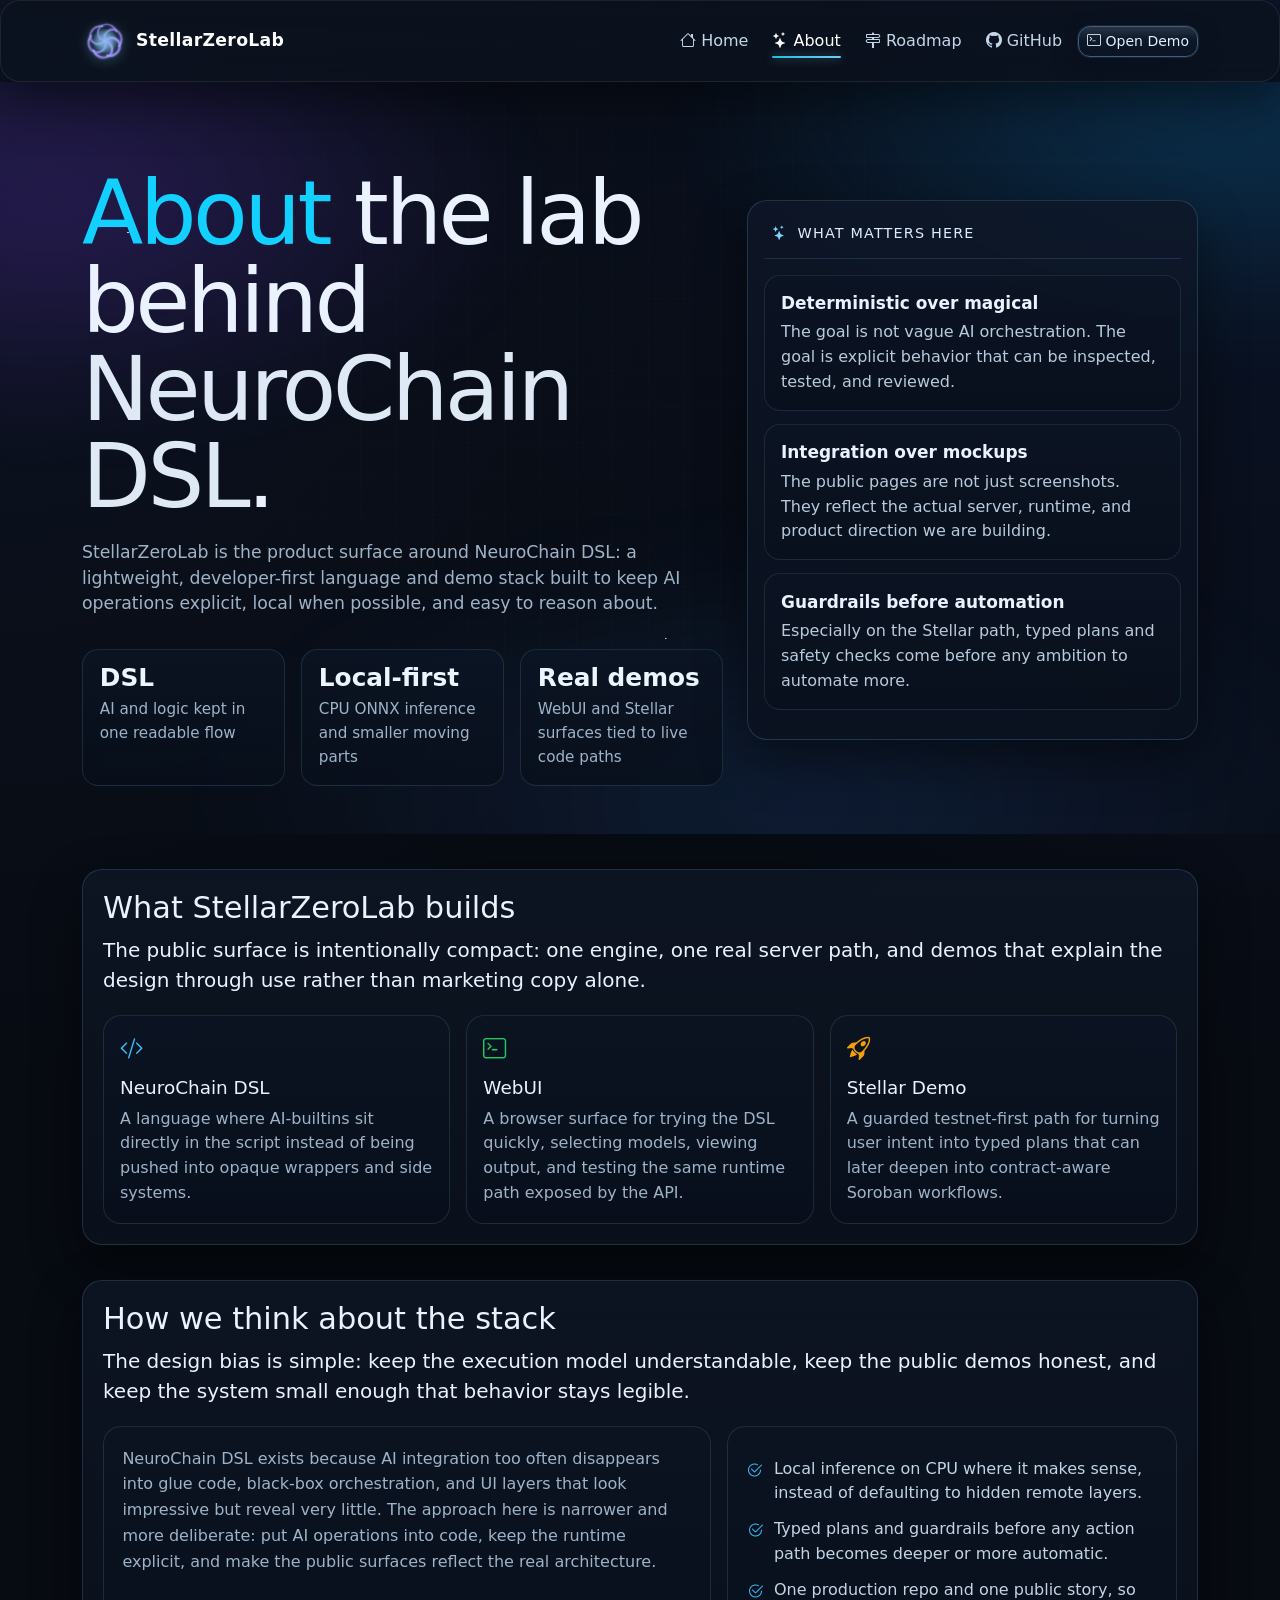
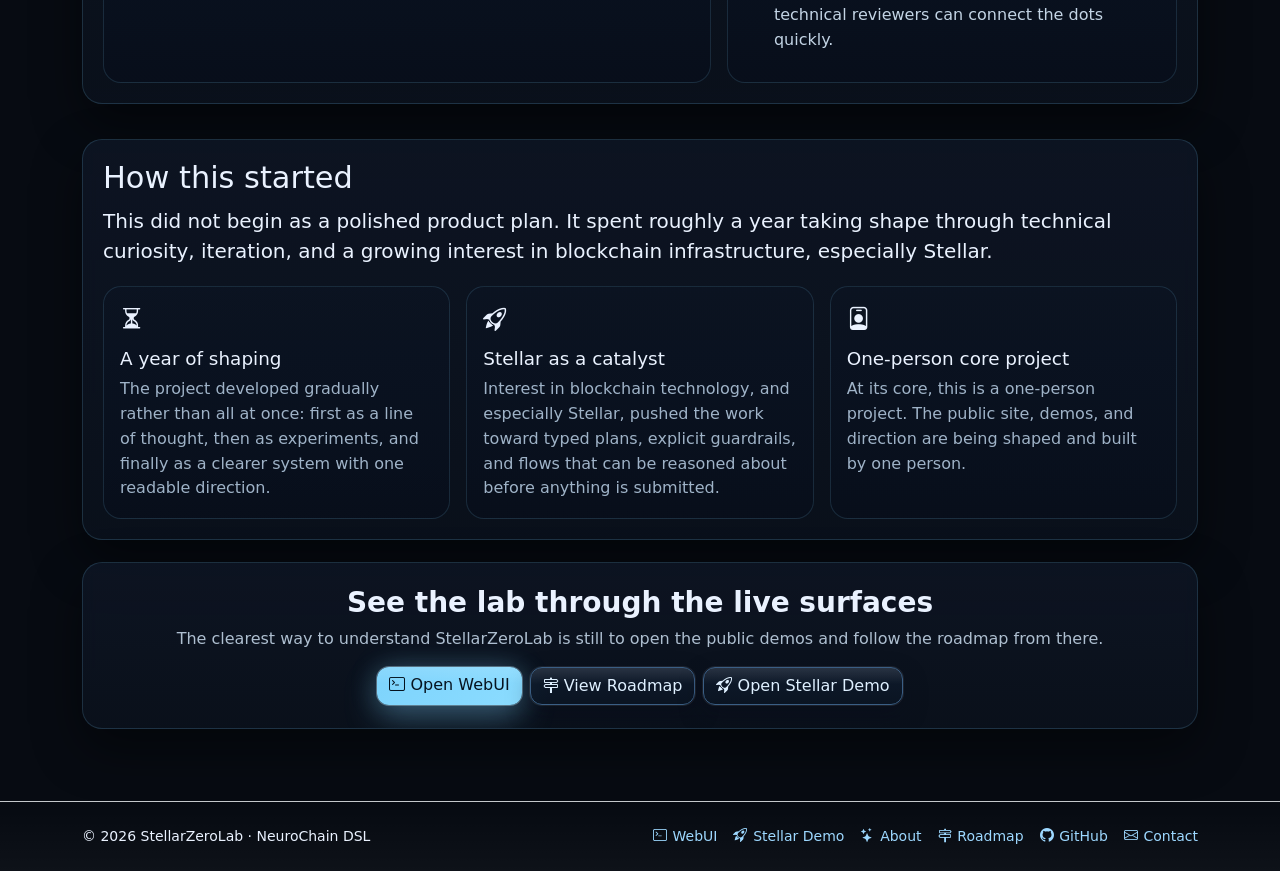
<file: stellarzerolab.art/about.html>
<!DOCTYPE html>
<html lang="en">
<head>
  <meta charset="utf-8" />
  <meta name="viewport" content="width=device-width, initial-scale=1, viewport-fit=cover" />
  <title>StellarZeroLab · About</title>
  <meta name="description" content="About StellarZeroLab: the lab behind NeuroChain DSL, its local-first AI workflow, and the public demos we ship." />
  <link rel="canonical" href="https://stellarzerolab.com/about">

  <link rel="icon" href="/favicon.ico" sizes="any">
  <link rel="icon" type="image/svg+xml" href="/favicon.svg">
  <link rel="icon" type="image/png" sizes="16x16" href="/favicon-16.png">
  <link rel="icon" type="image/png" sizes="32x32" href="/favicon-32.png">
  <link rel="icon" type="image/png" sizes="180x180" href="/favicon-180.png">
  <link rel="manifest" href="/site.webmanifest">

  <meta property="og:title" content="StellarZeroLab · About">
  <meta property="og:description" content="The thinking behind NeuroChain DSL, the public demos, and why StellarZeroLab builds AI integration around explicit logic and guardrails.">
  <meta property="og:type" content="website">
  <meta property="og:url" content="https://stellarzerolab.com/about">
  <meta property="og:image" content="https://stellarzerolab.com/og-cover.png">
  <meta name="twitter:card" content="summary_large_image">
  <meta name="twitter:title" content="StellarZeroLab · About">
  <meta name="twitter:description" content="About StellarZeroLab and the design philosophy behind NeuroChain DSL.">
  <meta name="twitter:image" content="https://stellarzerolab.com/og-cover.png">
  <meta name="theme-color" content="#0b0f14">

  <link href="https://cdn.jsdelivr.net/npm/bootstrap@5.3.3/dist/css/bootstrap.min.css" rel="stylesheet" crossorigin="anonymous">
  <link href="https://cdn.jsdelivr.net/npm/bootstrap-icons@1.11.3/font/bootstrap-icons.css" rel="stylesheet">

  <style>
    :root{
      --bg:#070b12;
      --surface:#0c121c;
      --surface-2:#0f1726;
      --ink:#eaf2ff;
      --muted:#9fb3c8;
      --primary:#7dd3fc;
      --accent:#a78bfa;
      --success:#22c55e;
      --warn:#f59e0b;
      --danger:#fb7185;
      --radius:20px;
      --ease:cubic-bezier(.22,.61,.36,1);
    }
    html,body{
      background:
        radial-gradient(120% 80% at 0% 0%, rgba(15,23,42,.75), transparent 55%),
        radial-gradient(120% 80% at 100% 0%, rgba(30,58,138,.18), transparent 55%),
        var(--bg);
      color:var(--ink);
      overflow-x:hidden;
    }
    body{min-height:100vh}
    .glass{
      background:rgba(255,255,255,.05);
      backdrop-filter:blur(8px);
      border:1px solid rgba(255,255,255,.08);
      border-radius:var(--radius);
    }
    .soft{box-shadow:0 20px 50px rgba(0,0,0,.45)}
    .brand{letter-spacing:.3px}
    .brand-logo{
      width:46px;
      height:46px;
      margin-right:.5rem;
      display:inline-block;
      filter:drop-shadow(0 2px 6px rgba(125,211,252,.45));
    }
    .navbar-brand strong{font-size:1.08rem;line-height:1}
    .spin{transform-origin:14px 14px;animation:spin 18s linear infinite}
    .navbar{background:linear-gradient(180deg,rgba(11,18,30,.9),rgba(11,18,30,.68))}
    .nav-link{color:#c4d7ea;position:relative}
    .nav-link:hover,
    .nav-link.is-active{color:#ffffff}
    .nav-link.is-active::after{
      content:"";
      position:absolute;
      left:.5rem;
      right:.5rem;
      bottom:.2rem;
      height:2px;
      border-radius:999px;
      background:linear-gradient(90deg,rgba(34,211,238,.9),rgba(125,211,252,.95));
      box-shadow:0 0 10px rgba(125,211,252,.5);
    }
    .btn{
      position:relative;
      overflow:hidden;
      isolation:isolate;
      border-radius:12px;
      box-shadow:
        0 0 0 1px rgba(255,255,255,.08),
        0 10px 24px rgba(7,14,25,.36);
      transition:
        transform .18s var(--ease),
        box-shadow .22s ease,
        filter .22s ease,
        background .22s ease,
        border-color .22s ease,
        color .22s ease;
    }
    .btn::before{
      content:"";
      position:absolute;
      inset:0;
      pointer-events:none;
      background:linear-gradient(180deg,rgba(255,255,255,.2),rgba(255,255,255,0) 45%);
      opacity:.55;
      z-index:0;
    }
    .btn::after{
      content:"";
      position:absolute;
      inset:-30% -10%;
      pointer-events:none;
      background:linear-gradient(120deg,transparent 20%,rgba(255,255,255,.24) 50%,transparent 80%);
      transform:translateX(-130%);
      transition:transform .65s var(--ease);
      z-index:0;
    }
    .btn > *{position:relative;z-index:1}
    .btn:hover{
      transform:translateY(-1px);
      box-shadow:
        0 0 0 1px rgba(185,231,255,.28),
        0 14px 30px rgba(8,18,31,.44),
        0 0 26px rgba(125,211,252,.24);
    }
    .btn:hover::after{transform:translateX(130%)}
    .btn-primary{
      background:linear-gradient(135deg,var(--primary),#8bdcff);
      border:0;
      color:#04121e;
      box-shadow:
        0 0 0 1px rgba(198,238,255,.34),
        0 14px 34px rgba(125,211,252,.28),
        0 0 28px rgba(125,211,252,.24);
    }
    .btn-outline-light{
      border-color:#3a5e84;
      color:#dff0ff;
      background:linear-gradient(180deg,rgba(15,28,47,.82),rgba(11,22,37,.78));
    }
    .btn-outline-light:hover{
      border-color:#79b3df;
      color:#f1f8ff;
      background:linear-gradient(180deg,rgba(22,40,66,.9),rgba(15,30,49,.88));
    }
    .nav-demo-menu{
      min-width:14.5rem;
      padding:.42rem;
      border-radius:16px;
      border:1px solid rgba(125,211,252,.18);
      background:linear-gradient(180deg,rgba(14,23,40,.96),rgba(10,17,30,.94));
      box-shadow:0 18px 34px rgba(0,0,0,.4);
      backdrop-filter:blur(12px);
      z-index:1300;
    }
    .nav-demo-menu .dropdown-item{
      display:flex;
      align-items:center;
      gap:.55rem;
      border-radius:10px;
      color:#dff0ff;
      padding:.58rem .7rem;
    }
    .nav-demo-menu .dropdown-item:hover,
    .nav-demo-menu .dropdown-item:focus{
      color:#ffffff;
      background:linear-gradient(180deg,rgba(22,40,66,.9),rgba(15,30,49,.88));
    }
    .interactive-nav,
    .interactive-card{
      position:relative;
      isolation:isolate;
      --mx:50%;
      --my:50%;
    }
    .interactive-nav{overflow:visible}
    .interactive-card{overflow:hidden}
    .interactive-nav::after,
    .interactive-card::after{
      content:"";
      position:absolute;
      inset:0;
      pointer-events:none;
      opacity:0;
      transition:opacity .24s ease;
      border-radius:inherit;
      background:radial-gradient(
        320px circle at var(--mx, 50%) var(--my, 50%),
        rgba(125,211,252,.14),
        rgba(167,139,250,.1) 32%,
        transparent 70%
      );
      z-index:0;
    }
    .interactive-nav > .container,
    .interactive-card > *{position:relative;z-index:1}
    @media (hover:hover) and (pointer:fine){
      .interactive-nav:hover::after,
      .interactive-card:hover::after{opacity:1}
    }
    .page-progress{
      position:fixed;
      top:0;
      left:0;
      width:100%;
      height:3px;
      z-index:1200;
      pointer-events:none;
    }
    .page-progress i{
      display:block;
      height:100%;
      width:0;
      background:linear-gradient(90deg,#22d3ee,#7dd3fc,#a78bfa);
      box-shadow:0 0 18px rgba(125,211,252,.55);
      transition:width .08s linear;
    }
    .hero{
      position:relative;
      overflow:hidden;
      padding:4.5rem 0 3rem;
    }
    .hero::before{
      content:"";
      position:absolute;
      inset:0;
      background:
        linear-gradient(to right, rgba(255,255,255,.06) 1px, transparent 1px),
        linear-gradient(to bottom, rgba(255,255,255,.06) 1px, transparent 1px);
      background-size:36px 36px;
      mask-image:radial-gradient(circle at 50% 38%, black 24%, transparent 78%);
      opacity:.2;
      animation:grid-drift 22s linear infinite;
    }
    .nebula{
      position:absolute;
      inset:-22%;
      background:
        radial-gradient(38% 30% at 18% 26%, rgba(124,58,237,.26), transparent 70%),
        radial-gradient(42% 30% at 82% 18%, rgba(14,165,233,.22), transparent 72%),
        radial-gradient(44% 34% at 58% 82%, rgba(59,130,246,.16), transparent 75%);
      filter:blur(54px);
      opacity:.96;
    }
    .stars{position:absolute;inset:0}
    .stars::before,
    .stars::after{
      content:"";
      position:absolute;
      inset:0;
      background:
        radial-gradient(1px 1px at 10% 20%, #bfe4ff 70%, transparent),
        radial-gradient(1px 1px at 30% 44%, #e6e1ff 70%, transparent),
        radial-gradient(1px 1px at 72% 28%, #c7f3ff 70%, transparent),
        radial-gradient(1px 1px at 86% 62%, #ffffff 70%, transparent),
        radial-gradient(1px 1px at 52% 74%, #cde6ff 70%, transparent);
      opacity:.8;
      animation:twinkle 5s infinite ease-in-out alternate;
    }
    .stars::after{
      filter:blur(.5px);
      opacity:.6;
      animation-duration:7s;
    }
    .hero-copy{max-width:760px}
    .hero-copy h1{
      line-height:.98;
      letter-spacing:-.04em;
      max-width:11ch;
      margin:1rem 0 1.15rem;
      font-size:clamp(3rem, 7vw, 6rem);
    }
    .hero-copy .lead{
      color:var(--muted);
      font-size:clamp(1.03rem, 1.35vw, 1.28rem);
      max-width:62ch;
    }
    .hero-copy .accent{color:#12d0ff}
    .hero-copy .muted-strong{color:#dfe9f6}
    .hero-metrics{
      display:grid;
      grid-template-columns:repeat(3, minmax(0, 1fr));
      gap:1rem;
      margin-top:2rem;
    }
    .metric-card{
      padding:1rem 1.05rem;
      background:linear-gradient(180deg,rgba(12,21,36,.82),rgba(8,15,27,.78));
      border:1px solid rgba(125,211,252,.14);
      border-radius:16px;
    }
    .metric-card strong{
      display:block;
      font-size:1.55rem;
      line-height:1;
      margin-bottom:.35rem;
      color:#eaf5ff;
    }
    .metric-card span{color:#9fb3c8;font-size:.95rem}
    .hero-panel{
      padding:1rem;
      background:linear-gradient(180deg,rgba(14,23,40,.84),rgba(10,17,30,.8));
      border:1px solid rgba(125,211,252,.18);
    }
    .hero-panel-head{
      display:flex;
      align-items:center;
      gap:1rem;
      margin-bottom:1rem;
      padding:.4rem .5rem .8rem;
      border-bottom:1px solid rgba(125,211,252,.14);
    }
    .hero-panel-title{
      display:flex;
      align-items:center;
      gap:.65rem;
      font-size:.9rem;
      color:#dcecff;
      text-transform:uppercase;
      letter-spacing:.08em;
    }
    .hero-panel-title i{color:#7dd3fc}
    .panel-list{
      list-style:none;
      padding:0;
      margin:0;
    }
    .panel-list li{
      margin:.82rem 0;
      padding:.95rem 1rem;
      border-radius:16px;
      border:1px solid rgba(125,211,252,.12);
      background:linear-gradient(180deg,rgba(12,21,36,.74),rgba(9,16,28,.74));
    }
    .panel-list strong{
      display:block;
      margin-bottom:.25rem;
      font-size:1.06rem;
    }
    .panel-list span{
      color:#b8cadc;
      line-height:1.55;
    }
    .section-shell{margin-top:2.2rem}
    .section-card{
      padding:1.25rem;
      background:linear-gradient(180deg,rgba(14,22,37,.84),rgba(11,18,30,.78));
      border:1px solid rgba(125,211,252,.16);
    }
    .section-card h2{
      font-size:1.9rem;
      margin-bottom:.55rem;
    }
    .section-card .lead{margin-bottom:0}
    .card-grid{
      display:grid;
      grid-template-columns:repeat(3, minmax(0, 1fr));
      gap:1rem;
      margin-top:1.25rem;
    }
    .info-card{
      padding:1rem 1rem 1.05rem;
      border-radius:18px;
      border:1px solid rgba(125,211,252,.14);
      background:linear-gradient(180deg,rgba(12,21,36,.72),rgba(8,15,27,.72));
    }
    .info-card .icon{
      font-size:1.45rem;
      margin-bottom:.65rem;
    }
    .info-card h4{
      margin-bottom:.45rem;
      font-size:1.15rem;
    }
    .info-card p{
      margin:0;
      color:#9fb3c8;
      line-height:1.55;
    }
    .info-card.dsl .icon{color:#38bdf8}
    .info-card.web .icon{color:#22c55e}
    .info-card.stellar .icon{color:#f59e0b}
    .split-grid{
      display:grid;
      grid-template-columns:1.15fr .85fr;
      gap:1rem;
      margin-top:1.25rem;
    }
    .copy-card,
    .list-card{
      padding:1.15rem;
      border-radius:18px;
      border:1px solid rgba(125,211,252,.14);
      background:linear-gradient(180deg,rgba(12,21,36,.72),rgba(8,15,27,.72));
    }
    .copy-card p,
    .list-card p{
      color:#9fb3c8;
      line-height:1.62;
      margin:0;
    }
    .principles{
      list-style:none;
      padding:0;
      margin:0;
    }
    .principles li{
      display:flex;
      gap:.7rem;
      margin:.7rem 0;
      color:#c3d4e5;
      line-height:1.55;
    }
    .principles i{
      color:#38bdf8;
      margin-top:.12rem;
    }
    .cta-card{
      margin-top:1.4rem;
      padding:1.4rem;
      text-align:center;
      background:linear-gradient(180deg,rgba(14,22,37,.84),rgba(11,18,30,.78));
      border:1px solid rgba(125,211,252,.16);
    }
    .cta-card p{color:#aebfd0;margin-bottom:1rem}
    .footer-bleed{
      width:100vw;
      margin-left:calc(50% - 50vw);
      margin-right:calc(50% - 50vw);
      background:linear-gradient(180deg, transparent, rgba(255,255,255,.03));
    }
    .footer a{
      color:#9dd8ff;
      text-decoration:none;
    }
    .footer a:hover{color:#e6f6ff}
    .footer-links{
      display:flex;
      align-items:center;
      gap:1rem;
      flex-wrap:wrap;
      justify-content:flex-end;
    }
    .footer-links a{
      display:inline-flex;
      align-items:center;
      gap:.36rem;
    }
    .reveal{
      opacity:0;
      transform:translate3d(0,18px,0);
      transition:opacity .7s var(--ease), transform .7s var(--ease);
    }
    .reveal.in{
      opacity:1;
      transform:translate3d(0,0,0);
    }
    [data-stagger] .reveal:nth-child(1){transition-delay:.04s}
    [data-stagger] .reveal:nth-child(2){transition-delay:.11s}
    [data-stagger] .reveal:nth-child(3){transition-delay:.18s}
    [data-stagger] .reveal:nth-child(4){transition-delay:.25s}
    [data-stagger] .reveal:nth-child(5){transition-delay:.32s}
    @keyframes twinkle{from{opacity:.4}to{opacity:.95}}
    @keyframes spin{from{transform:rotate(0)}to{transform:rotate(360deg)}}
    @keyframes grid-drift{from{transform:translate3d(0,0,0)}to{transform:translate3d(-36px,-36px,0)}}
    @media (max-width: 991.98px){
      .navbar-collapse.collapsing{
        transition:height .12s ease !important;
      }
      .interactive-nav{
        -webkit-backdrop-filter:none;
        backdrop-filter:none;
      }
      .navbar-nav .nav-link{
        display:inline-flex;
        align-items:center;
        gap:.45rem;
        width:max-content;
        padding-left:0;
        padding-right:0;
      }
      .nav-link.is-active::after{
        left:0;
        right:0;
        width:auto;
      }
      .footer-links{
        width:100%;
        display:grid;
        grid-template-columns:repeat(3, minmax(0,1fr));
        gap:.9rem .8rem;
        justify-items:center;
      }
      .footer-links a{
        justify-content:center;
        text-align:center;
      }
      .footer-x-link{display:none !important}
      .hero-copy h1{max-width:none}
      .hero-metrics,
      .card-grid,
      .split-grid{grid-template-columns:1fr}
    }
    @media (max-width: 767.98px){
      .brand-logo{width:36px;height:36px}
      .hero{padding-top:3.25rem}
      .hero-copy h1{font-size:clamp(2.55rem, 14vw, 4.25rem)}
    }
    @media (prefers-reduced-motion: reduce){
      .spin,
      .hero::before,
      .stars::before,
      .stars::after{animation:none}
      .reveal,
      .btn,
      .btn::after,
      .interactive-nav::after,
      .interactive-card::after{transition:none}
      .reveal{opacity:1;transform:none}
    }
  </style>
</head>
<body>
  <div class="page-progress" aria-hidden="true"><i id="scrollProgressFill"></i></div>

  <nav class="navbar navbar-expand-lg navbar-dark glass soft sticky-top interactive-nav">
    <div class="container py-1">
      <a class="navbar-brand d-flex align-items-center brand" href="/">
        <svg class="brand-logo" viewBox="0 0 28 28" aria-hidden="true">
          <defs>
            <radialGradient id="core" cx="50%" cy="50%" r="55%">
              <stop offset="0%" stop-color="#dff7ff"/>
              <stop offset="45%" stop-color="#8fe6ff"/>
              <stop offset="100%" stop-color="rgba(143,230,255,0)"/>
            </radialGradient>
            <linearGradient id="arm" x1="0" y1="0" x2="28" y2="0" gradientUnits="userSpaceOnUse">
              <stop offset="0%" stop-color="rgba(157,216,255,0)"/>
              <stop offset="30%" stop-color="#7dd3fc"/>
              <stop offset="80%" stop-color="rgba(167,139,250,.9)"/>
              <stop offset="100%" stop-color="rgba(167,139,250,0)"/>
            </linearGradient>
            <filter id="glow" x="-60%" y="-60%" width="220%" height="220%">
              <feGaussianBlur in="SourceGraphic" stdDeviation="0.7" result="b"/>
              <feMerge><feMergeNode in="b"/><feMergeNode in="SourceGraphic"/></feMerge>
            </filter>
            <radialGradient id="fade" cx="50%" cy="50%" r="56%">
              <stop offset="60%" stop-color="white"/>
              <stop offset="100%" stop-color="black"/>
            </radialGradient>
            <mask id="mFade"><rect width="28" height="28" fill="url(#fade)"/></mask>
          </defs>
          <circle cx="14" cy="14" r="7.4" fill="url(#core)" opacity=".55"/>
          <g class="spin" filter="url(#glow)" mask="url(#mFade)" stroke-linecap="round" fill="none" stroke="url(#arm)">
            <g stroke-width="1.4" opacity=".9">
              <path d="M14,14 C16,12 18.6,11.7 20.5,12.8 C22.8,14.1 23.6,16.7 22.8,18.9 C21.8,21.8 18.7,23.5 15.6,23" />
            </g>
            <g transform="rotate(60 14 14)" stroke-width="1.3" opacity=".85">
              <path d="M14,14 C16,12 18.6,11.7 20.5,12.8 C22.8,14.1 23.6,16.7 22.8,18.9 C21.8,21.8 18.7,23.5 15.6,23" />
            </g>
            <g transform="rotate(120 14 14)" stroke-width="1.2" opacity=".75">
              <path d="M14,14 C16,12 18.6,11.7 20.5,12.8 C22.8,14.1 23.6,16.7 22.8,18.9 C21.8,21.8 18.7,23.5 15.6,23" />
            </g>
            <g transform="rotate(180 14 14)" stroke-width="1.1" opacity=".7">
              <path d="M14,14 C16,12 18.6,11.7 20.5,12.8 C22.8,14.1 23.6,16.7 22.8,18.9 C21.8,21.8 18.7,23.5 15.6,23" />
            </g>
            <g transform="rotate(240 14 14)" stroke-width="1.0" opacity=".6">
              <path d="M14,14 C16,12 18.6,11.7 20.5,12.8 C22.8,14.1 23.6,16.7 22.8,18.9 C21.8,21.8 18.7,23.5 15.6,23" />
            </g>
            <g transform="rotate(300 14 14)" stroke-width="1.2" opacity=".7">
              <path d="M14,14 C16,12 18.6,11.7 20.5,12.8 C22.8,14.1 23.6,16.7 22.8,18.9 C21.8,21.8 18.7,23.5 15.6,23" />
            </g>
          </g>
        </svg>
        <strong>StellarZeroLab</strong>
      </a>

      <button class="navbar-toggler ms-auto" type="button" data-bs-toggle="collapse" data-bs-target="#nav" aria-controls="nav" aria-expanded="false" aria-label="Toggle navigation">
        <span class="navbar-toggler-icon"></span>
      </button>

      <div id="nav" class="collapse navbar-collapse">
        <ul class="navbar-nav ms-auto align-items-lg-center gap-lg-2">
          <li class="nav-item"><a class="nav-link" href="/"><i class="bi bi-house"></i> Home</a></li>
          <li class="nav-item"><a class="nav-link is-active" href="/about"><i class="bi bi-stars"></i> About</a></li>
          <li class="nav-item"><a class="nav-link" href="/roadmap"><i class="bi bi-signpost-2"></i> Roadmap</a></li>
          <li class="nav-item"><a class="nav-link" href="https://github.com/stellarzerolab/Neurochain-DSL" target="_blank" rel="noopener"><i class="bi bi-github"></i> GitHub</a></li>
          <li class="nav-item dropdown">
            <a class="btn btn-sm btn-outline-light dropdown-toggle" href="#" role="button" data-bs-toggle="dropdown" aria-expanded="false">
              <i class="bi bi-terminal"></i> Open Demo
            </a>
            <ul class="dropdown-menu dropdown-menu-end nav-demo-menu">
              <li><a class="dropdown-item" href="/webui"><i class="bi bi-terminal"></i> Open WebUI</a></li>
              <li><a class="dropdown-item" href="/stellar-cli"><i class="bi bi-rocket-takeoff"></i> Open Stellar Demo</a></li>
            </ul>
          </li>
        </ul>
      </div>
    </div>
  </nav>

  <header class="hero">
    <div class="nebula"></div>
    <div class="stars"></div>
    <div class="container position-relative" style="z-index:2">
      <div class="row align-items-center g-4">
        <div class="col-xl-7">
          <div class="hero-copy reveal">
            <h1><span class="accent">About</span> the lab behind <span class="muted-strong">NeuroChain DSL</span>.</h1>
            <p class="lead">
              StellarZeroLab is the product surface around NeuroChain DSL: a lightweight, developer-first language and demo stack built to keep AI operations explicit, local when possible, and easy to reason about.
            </p>
            <div class="hero-metrics">
              <div class="metric-card glass interactive-card">
                <strong>DSL</strong>
                <span>AI and logic kept in one readable flow</span>
              </div>
              <div class="metric-card glass interactive-card">
                <strong>Local-first</strong>
                <span>CPU ONNX inference and smaller moving parts</span>
              </div>
              <div class="metric-card glass interactive-card">
                <strong>Real demos</strong>
                <span>WebUI and Stellar surfaces tied to live code paths</span>
              </div>
            </div>
          </div>
        </div>
        <div class="col-xl-5">
          <div class="hero-panel glass soft interactive-card reveal">
            <div class="hero-panel-head">
              <div class="hero-panel-title"><i class="bi bi-stars"></i> What matters here</div>
            </div>
            <ul class="panel-list">
              <li class="interactive-card">
                <strong>Deterministic over magical</strong>
                <span>The goal is not vague AI orchestration. The goal is explicit behavior that can be inspected, tested, and reviewed.</span>
              </li>
              <li class="interactive-card">
                <strong>Integration over mockups</strong>
                <span>The public pages are not just screenshots. They reflect the actual server, runtime, and product direction we are building.</span>
              </li>
              <li class="interactive-card">
                <strong>Guardrails before automation</strong>
                <span>Especially on the Stellar path, typed plans and safety checks come before any ambition to automate more.</span>
              </li>
            </ul>
          </div>
        </div>
      </div>
    </div>
  </header>

  <main class="pb-5">
    <section class="container section-shell">
      <div class="section-card glass soft interactive-card reveal">
        <h2>What StellarZeroLab builds</h2>
        <p class="lead">The public surface is intentionally compact: one engine, one real server path, and demos that explain the design through use rather than marketing copy alone.</p>
        <div class="card-grid" data-stagger>
          <div class="info-card dsl interactive-card reveal">
            <div class="icon"><i class="bi bi-code-slash"></i></div>
            <h4>NeuroChain DSL</h4>
            <p>A language where AI-builtins sit directly in the script instead of being pushed into opaque wrappers and side systems.</p>
          </div>
          <div class="info-card web interactive-card reveal">
            <div class="icon"><i class="bi bi-terminal"></i></div>
            <h4>WebUI</h4>
            <p>A browser surface for trying the DSL quickly, selecting models, viewing output, and testing the same runtime path exposed by the API.</p>
          </div>
          <div class="info-card stellar interactive-card reveal">
            <div class="icon"><i class="bi bi-rocket-takeoff"></i></div>
            <h4>Stellar Demo</h4>
            <p>A guarded testnet-first path for turning user intent into typed plans that can later deepen into contract-aware Soroban workflows.</p>
          </div>
        </div>
      </div>
    </section>

    <section class="container section-shell">
      <div class="section-card glass soft interactive-card reveal">
        <h2>How we think about the stack</h2>
        <p class="lead">The design bias is simple: keep the execution model understandable, keep the public demos honest, and keep the system small enough that behavior stays legible.</p>
        <div class="split-grid">
          <div class="copy-card interactive-card reveal">
            <p>
              NeuroChain DSL exists because AI integration too often disappears into glue code, black-box orchestration, and UI layers that look impressive but reveal very little. The approach here is narrower and more deliberate: put AI operations into code, keep the runtime explicit, and make the public surfaces reflect the real architecture.
            </p>
          </div>
          <div class="list-card interactive-card reveal">
            <ul class="principles">
              <li><i class="bi bi-check2-circle"></i><span>Local inference on CPU where it makes sense, instead of defaulting to hidden remote layers.</span></li>
              <li><i class="bi bi-check2-circle"></i><span>Typed plans and guardrails before any action path becomes deeper or more automatic.</span></li>
              <li><i class="bi bi-check2-circle"></i><span>One production repo and one public story, so technical reviewers can connect the dots quickly.</span></li>
            </ul>
          </div>
        </div>
      </div>
    </section>

    <section class="container section-shell">
      <div class="section-card glass soft interactive-card reveal">
        <h2>How this started</h2>
        <p class="lead">This did not begin as a polished product plan. It spent roughly a year taking shape through technical curiosity, iteration, and a growing interest in blockchain infrastructure, especially Stellar.</p>
        <div class="card-grid" data-stagger>
          <div class="info-card interactive-card reveal">
            <div class="icon"><i class="bi bi-hourglass-split"></i></div>
            <h4>A year of shaping</h4>
            <p>The project developed gradually rather than all at once: first as a line of thought, then as experiments, and finally as a clearer system with one readable direction.</p>
          </div>
          <div class="info-card interactive-card reveal">
            <div class="icon"><i class="bi bi-rocket-takeoff"></i></div>
            <h4>Stellar as a catalyst</h4>
            <p>Interest in blockchain technology, and especially Stellar, pushed the work toward typed plans, explicit guardrails, and flows that can be reasoned about before anything is submitted.</p>
          </div>
          <div class="info-card interactive-card reveal">
            <div class="icon"><i class="bi bi-person-badge"></i></div>
            <h4>One-person core project</h4>
            <p>At its core, this is a one-person project. The public site, demos, and direction are being shaped and built by one person.</p>
          </div>
        </div>
      </div>
    </section>

    <section class="container">
      <div class="cta-card glass soft interactive-card reveal">
        <h3 class="fw-bold mb-2">See the lab through the live surfaces</h3>
        <p>The clearest way to understand StellarZeroLab is still to open the public demos and follow the roadmap from there.</p>
        <div class="d-flex justify-content-center flex-wrap gap-2">
          <a href="/webui" class="btn btn-primary"><i class="bi bi-terminal"></i> Open WebUI</a>
          <a href="/roadmap" class="btn btn-outline-light"><i class="bi bi-signpost-2"></i> View Roadmap</a>
          <a href="/stellar-cli" class="btn btn-outline-light"><i class="bi bi-rocket-takeoff"></i> Open Stellar Demo</a>
        </div>
      </div>
    </section>
  </main>

  <footer class="footer footer-bleed py-4 mt-4 border-top border-secondary-subtle interactive-nav">
    <div class="container d-flex flex-column flex-md-row align-items-center justify-content-between gap-3">
      <div class="small text">© <span id="year"></span> StellarZeroLab · NeuroChain DSL</div>
      <div class="footer-links small">
        <a href="/webui"><i class="bi bi-terminal"></i> WebUI</a>
        <a href="/stellar-cli"><i class="bi bi-rocket-takeoff"></i> Stellar Demo</a>
        <a href="/about"><i class="bi bi-stars"></i> About</a>
        <a href="/roadmap"><i class="bi bi-signpost-2"></i> Roadmap</a>
        <a href="https://github.com/stellarzerolab/Neurochain-DSL" target="_blank" rel="noopener"><i class="bi bi-github"></i> GitHub</a>
        <a href="mailto:stellarzerolabs@proton.me" aria-label="Email: stellarzerolabs@proton.me"><i class="bi bi-envelope"></i> Contact</a>
      </div>
    </div>
  </footer>

  <script>
    document.getElementById('year').textContent = new Date().getFullYear();

    (function () {
      const progressFill = document.getElementById('scrollProgressFill');
      let rafPending = false;

      const updateProgress = () => {
        rafPending = false;
        const doc = document.documentElement;
        const maxScroll = doc.scrollHeight - window.innerHeight;
        const progress = maxScroll > 0 ? (window.scrollY / maxScroll) * 100 : 0;
        if (progressFill) {
          const clamped = Math.min(100, Math.max(0, progress));
          progressFill.style.width = `${clamped}%`;
        }
      };

      const queue = () => {
        if (rafPending) return;
        rafPending = true;
        requestAnimationFrame(updateProgress);
      };

      queue();
      window.addEventListener('scroll', queue, { passive: true });
      window.addEventListener('resize', queue);
    })();

    (function () {
      if (!(window.matchMedia && window.matchMedia('(hover:hover) and (pointer:fine)').matches)) return;
      const interactiveEls = document.querySelectorAll('.interactive-card, .interactive-nav');
      interactiveEls.forEach((el) => {
        let rafId = null;
        let lastX = '50%';
        let lastY = '50%';

        const flush = () => {
          rafId = null;
          el.style.setProperty('--mx', lastX);
          el.style.setProperty('--my', lastY);
        };

        const queue = () => {
          if (rafId !== null) return;
          rafId = requestAnimationFrame(flush);
        };

        el.addEventListener('pointerenter', (event) => {
          const rect = el.getBoundingClientRect();
          lastX = `${event.clientX - rect.left}px`;
          lastY = `${event.clientY - rect.top}px`;
          queue();
        });

        el.addEventListener('pointermove', (event) => {
          const rect = el.getBoundingClientRect();
          lastX = `${event.clientX - rect.left}px`;
          lastY = `${event.clientY - rect.top}px`;
          queue();
        });

        el.addEventListener('pointerleave', () => {
          lastX = '50%';
          lastY = '50%';
          queue();
        });
      });
    })();

    (function () {
      const revealEls = Array.from(document.querySelectorAll('.reveal'));
      if (!revealEls.length) return;

      const reduced = window.matchMedia && window.matchMedia('(prefers-reduced-motion: reduce)').matches;
      if (reduced || !('IntersectionObserver' in window)) {
        revealEls.forEach((el) => el.classList.add('in'));
        return;
      }

      const io = new IntersectionObserver((entries, obs) => {
        entries.forEach((entry) => {
          if (!entry.isIntersecting) return;
          entry.target.classList.add('in');
          obs.unobserve(entry.target);
        });
      }, { threshold: 0.12, rootMargin: '0px 0px -8% 0px' });

      revealEls.forEach((el) => io.observe(el));
    })();
  </script>
  <script src="https://cdn.jsdelivr.net/npm/bootstrap@5.3.3/dist/js/bootstrap.bundle.min.js" crossorigin="anonymous"></script>
</body>
</html>
</file>
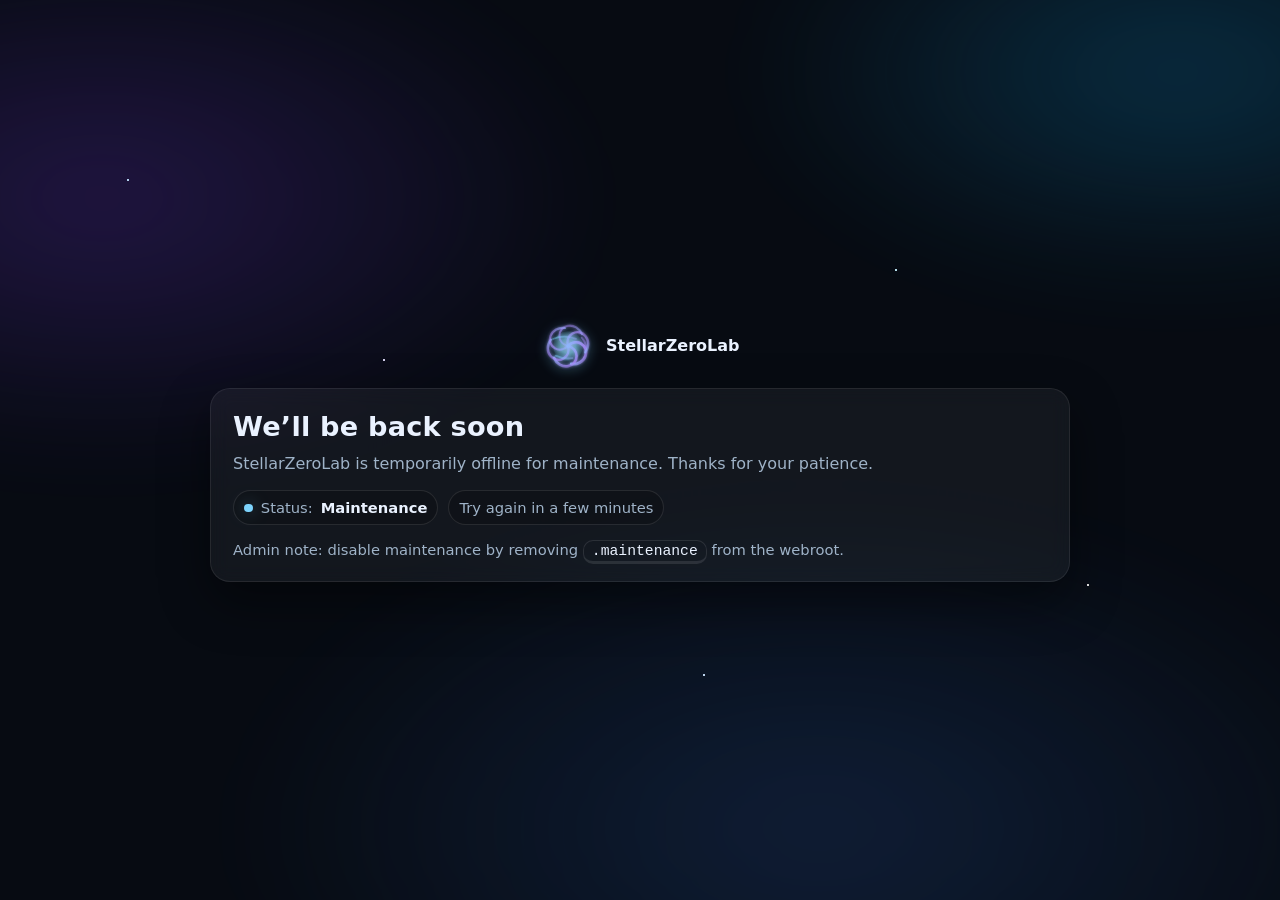
<file: stellarzerolab.art/maintenance.html>
<!doctype html>
<html lang="en">
  <head>
    <meta charset="utf-8" />
    <meta name="viewport" content="width=device-width, initial-scale=1, viewport-fit=cover" />
    <meta name="robots" content="noindex, nofollow" />
    <title>Maintenance — StellarZeroLab</title>
    <link rel="icon" href="/favicon.ico" sizes="any" />
    <meta name="theme-color" content="#070b12" />
    <style>
      :root{
        color-scheme: dark;
        --bg:#070b12;
        --surface:#0c121c;
        --ink:#eaf2ff;
        --muted:#9fb3c8;
        --primary:#7dd3fc;
        --accent:#a78bfa;
        --radius:20px;
      }
      *{box-sizing:border-box}
      html,body{height:100%}
      body{margin:0;font-family:system-ui,-apple-system,Segoe UI,Roboto,Ubuntu,Cantarell,Noto Sans,Helvetica,Arial,"Apple Color Emoji","Segoe UI Emoji";background:var(--bg);color:var(--ink);}

      .glass{background:rgba(255,255,255,.05);backdrop-filter:blur(10px);border:1px solid rgba(255,255,255,.08);border-radius:var(--radius)}
      .soft{box-shadow:0 20px 50px rgba(0,0,0,.45)}

      .hero{position:relative;min-height:100svh;overflow:hidden;display:flex;align-items:center;justify-content:center;padding:32px 16px;}
      .nebula{position:absolute;inset:-20%;background:
        radial-gradient(40% 30% at 20% 30%, rgba(124,58,237,.25), transparent 70%),
        radial-gradient(35% 25% at 80% 20%, rgba(14,165,233,.25), transparent 70%),
        radial-gradient(45% 35% at 60% 80%, rgba(59,130,246,.18), transparent 75%);
        filter:blur(50px);opacity:.9}
      .stars{position:absolute;inset:0}
      .stars::before,.stars::after{content:"";position:absolute;inset:0;background:
        radial-gradient(1px 1px at 10% 20%, #bfe4ff 70%, transparent),
        radial-gradient(1px 1px at 30% 40%, #e6e1ff 70%, transparent),
        radial-gradient(1px 1px at 70% 30%, #c7f3ff 70%, transparent),
        radial-gradient(1px 1px at 85% 65%, #ffffff 70%, transparent),
        radial-gradient(1px 1px at 55% 75%, #cde6ff 70%, transparent);
        opacity:.8;animation:twinkle 5s infinite ease-in-out alternate}
      .stars::after{filter:blur(.5px);opacity:.6;animation-duration:7s}
      @keyframes twinkle{from{opacity:.4} to{opacity:.95}}

      .wrap{position:relative;z-index:2;width:min(860px,100%);}
      .brandbar{display:flex;justify-content:center;margin-bottom:14px;}
      .brand-link{display:inline-flex;align-items:center;gap:.6rem;color:inherit;text-decoration:none;}
      .brand-link:hover{text-decoration:none;}
      .brand-logo{width:56px;height:56px;display:inline-block;filter:drop-shadow(0 2px 6px rgba(125,211,252,.45));}
      @media (max-width:576px){.brand-logo{width:44px;height:44px}}

      .card{padding:22px 22px 18px;}
      h1{font-size:1.7rem;margin:0 0 10px;letter-spacing:.2px}
      p{margin:0;color:var(--muted);line-height:1.55}
      .lead{margin-top:8px}

      .meta{
        margin-top:14px;
        display:flex;
        flex-wrap:wrap;
        gap:10px;
        align-items:center;
      }
      .pill{
        display:inline-flex;
        align-items:center;
        gap:8px;
        padding:8px 10px;
        border:1px solid rgba(255,255,255,.10);
        border-radius:999px;
        background:rgba(0,0,0,.18);
        color:var(--muted);
        font-size:.92rem;
      }
      .pill strong{color:var(--ink);font-weight:650}
      .dot{width:.55rem;height:.55rem;border-radius:50%;background:var(--primary);box-shadow:0 0 18px rgba(125,211,252,.45);flex:0 0 auto}

      .actions{margin-top:16px;display:flex;flex-wrap:wrap;gap:10px}
      .btn{
        display:inline-flex;align-items:center;justify-content:center;gap:.5rem;
        border-radius:14px;padding:10px 14px;
        border:1px solid #2a3a55;background:rgba(255,255,255,.02);
        color:var(--ink);text-decoration:none;font-weight:650;
      }
      .btn:hover{filter:brightness(1.05)}
      .btn-primary{background:linear-gradient(135deg,var(--primary),#8bdcff);border:0;color:#04121e}

      .kbd{
        font-family:ui-monospace,SFMono-Regular,Menlo,Monaco,Consolas,"Liberation Mono","Courier New",monospace;
        border:1px solid rgba(255,255,255,.10);
        border-bottom-width:3px;
        border-radius:10px;
        padding:2px 8px;
        color:var(--ink);
      }
      a{color:var(--primary);text-decoration:none}
      a:hover{text-decoration:underline}
      .small{
        margin-top:14px;
        font-size:.92rem;
      }
    </style>
  </head>
  <body>
    <div class="hero">
      <div class="nebula" aria-hidden="true"></div>
      <div class="stars" aria-hidden="true"></div>

      <div class="wrap">
        <div class="brandbar">
          <a class="brand-link" href="/" aria-label="StellarZeroLab home">
            <svg class="brand-logo" viewBox="0 0 28 28" aria-hidden="true">
              <defs>
                <radialGradient id="core" cx="50%" cy="50%" r="55%">
                  <stop offset="0%" stop-color="#dff7ff"/>
                  <stop offset="45%" stop-color="#8fe6ff"/>
                  <stop offset="100%" stop-color="rgba(143,230,255,0)"/>
                </radialGradient>
                <linearGradient id="arm" x1="0" y1="0" x2="28" y2="0" gradientUnits="userSpaceOnUse">
                  <stop offset="0%"   stop-color="rgba(157,216,255,0)"/>
                  <stop offset="30%"  stop-color="#7dd3fc"/>
                  <stop offset="80%"  stop-color="rgba(167,139,250,.9)"/>
                  <stop offset="100%" stop-color="rgba(167,139,250,0)"/>
                </linearGradient>
                <filter id="glow" x="-60%" y="-60%" width="220%" height="220%">
                  <feGaussianBlur in="SourceGraphic" stdDeviation="0.7" result="b"/>
                  <feMerge><feMergeNode in="b"/><feMergeNode in="SourceGraphic"/></feMerge>
                </filter>
                <radialGradient id="fade" cx="50%" cy="50%" r="56%">
                  <stop offset="60%" stop-color="white"/>
                  <stop offset="100%" stop-color="black"/>
                </radialGradient>
                <mask id="mFade"><rect width="28" height="28" fill="url(#fade)"/></mask>
              </defs>
              <circle cx="14" cy="14" r="7.4" fill="url(#core)" opacity=".55"/>
              <g class="spin" filter="url(#glow)" mask="url(#mFade)" stroke-linecap="round" fill="none" stroke="url(#arm)">
                <g stroke-width="1.4" opacity=".9">
                  <path d="M14,14 C16,12 18.6,11.7 20.5,12.8 C22.8,14.1 23.6,16.7 22.8,18.9 C21.8,21.8 18.7,23.5 15.6,23" />
                </g>
                <g transform="rotate(60 14 14)" stroke-width="1.3" opacity=".85">
                  <path d="M14,14 C16,12 18.6,11.7 20.5,12.8 C22.8,14.1 23.6,16.7 22.8,18.9 C21.8,21.8 18.7,23.5 15.6,23" />
                </g>
                <g transform="rotate(120 14 14)" stroke-width="1.2" opacity=".75">
                  <path d="M14,14 C16,12 18.6,11.7 20.5,12.8 C22.8,14.1 23.6,16.7 22.8,18.9 C21.8,21.8 18.7,23.5 15.6,23" />
                </g>
                <g transform="rotate(180 14 14)" stroke-width="1.1" opacity=".7">
                  <path d="M14,14 C16,12 18.6,11.7 20.5,12.8 C22.8,14.1 23.6,16.7 22.8,18.9 C21.8,21.8 18.7,23.5 15.6,23" />
                </g>
                <g transform="rotate(240 14 14)" stroke-width="1.0" opacity=".6">
                  <path d="M14,14 C16,12 18.6,11.7 20.5,12.8 C22.8,14.1 23.6,16.7 22.8,18.9 C21.8,21.8 18.7,23.5 15.6,23" />
                </g>
                <g transform="rotate(300 14 14)" stroke-width="1.2" opacity=".7">
                  <path d="M14,14 C16,12 18.6,11.7 20.5,12.8 C22.8,14.1 23.6,16.7 22.8,18.9 C21.8,21.8 18.7,23.5 15.6,23" />
                </g>
                <g stroke-width=".9" opacity=".45">
                  <path d="M6.5,10.5 C10,9 14,9 18,10.4" />
                  <path d="M7.8,18.8 C10.2,20 13.2,20.5 16.2,20.1" />
                  <path d="M20.8,9.8 C22,11 22.9,12.7 23.2,14.6" />
                </g>
              </g>
              <style>
                .spin{transform-origin:14px 14px;animation:spin 18s linear infinite}
                @keyframes spin{from{transform:rotate(0)}to{transform:rotate(360deg)}}
                @media (prefers-reduced-motion: reduce){.spin{animation:none}}
              </style>
            </svg>
            <strong>StellarZeroLab</strong>
          </a>
        </div>

        <main class="glass soft card" role="main" aria-label="Maintenance">
          <h1>We’ll be back soon</h1>
          <p class="lead">
            StellarZeroLab is temporarily offline for maintenance. Thanks for your patience.
          </p>

          <div class="meta" aria-label="Status">
            <span class="pill"><span class="dot" aria-hidden="true"></span> Status: <strong>Maintenance</strong></span>
            <span class="pill">Try again in a few minutes</span>
          </div>


          <p class="small">
            Admin note: disable maintenance by removing <span class="kbd">.maintenance</span> from the webroot.
          </p>
        </main>
      </div>
    </div>
  </body>
</html>
</file>
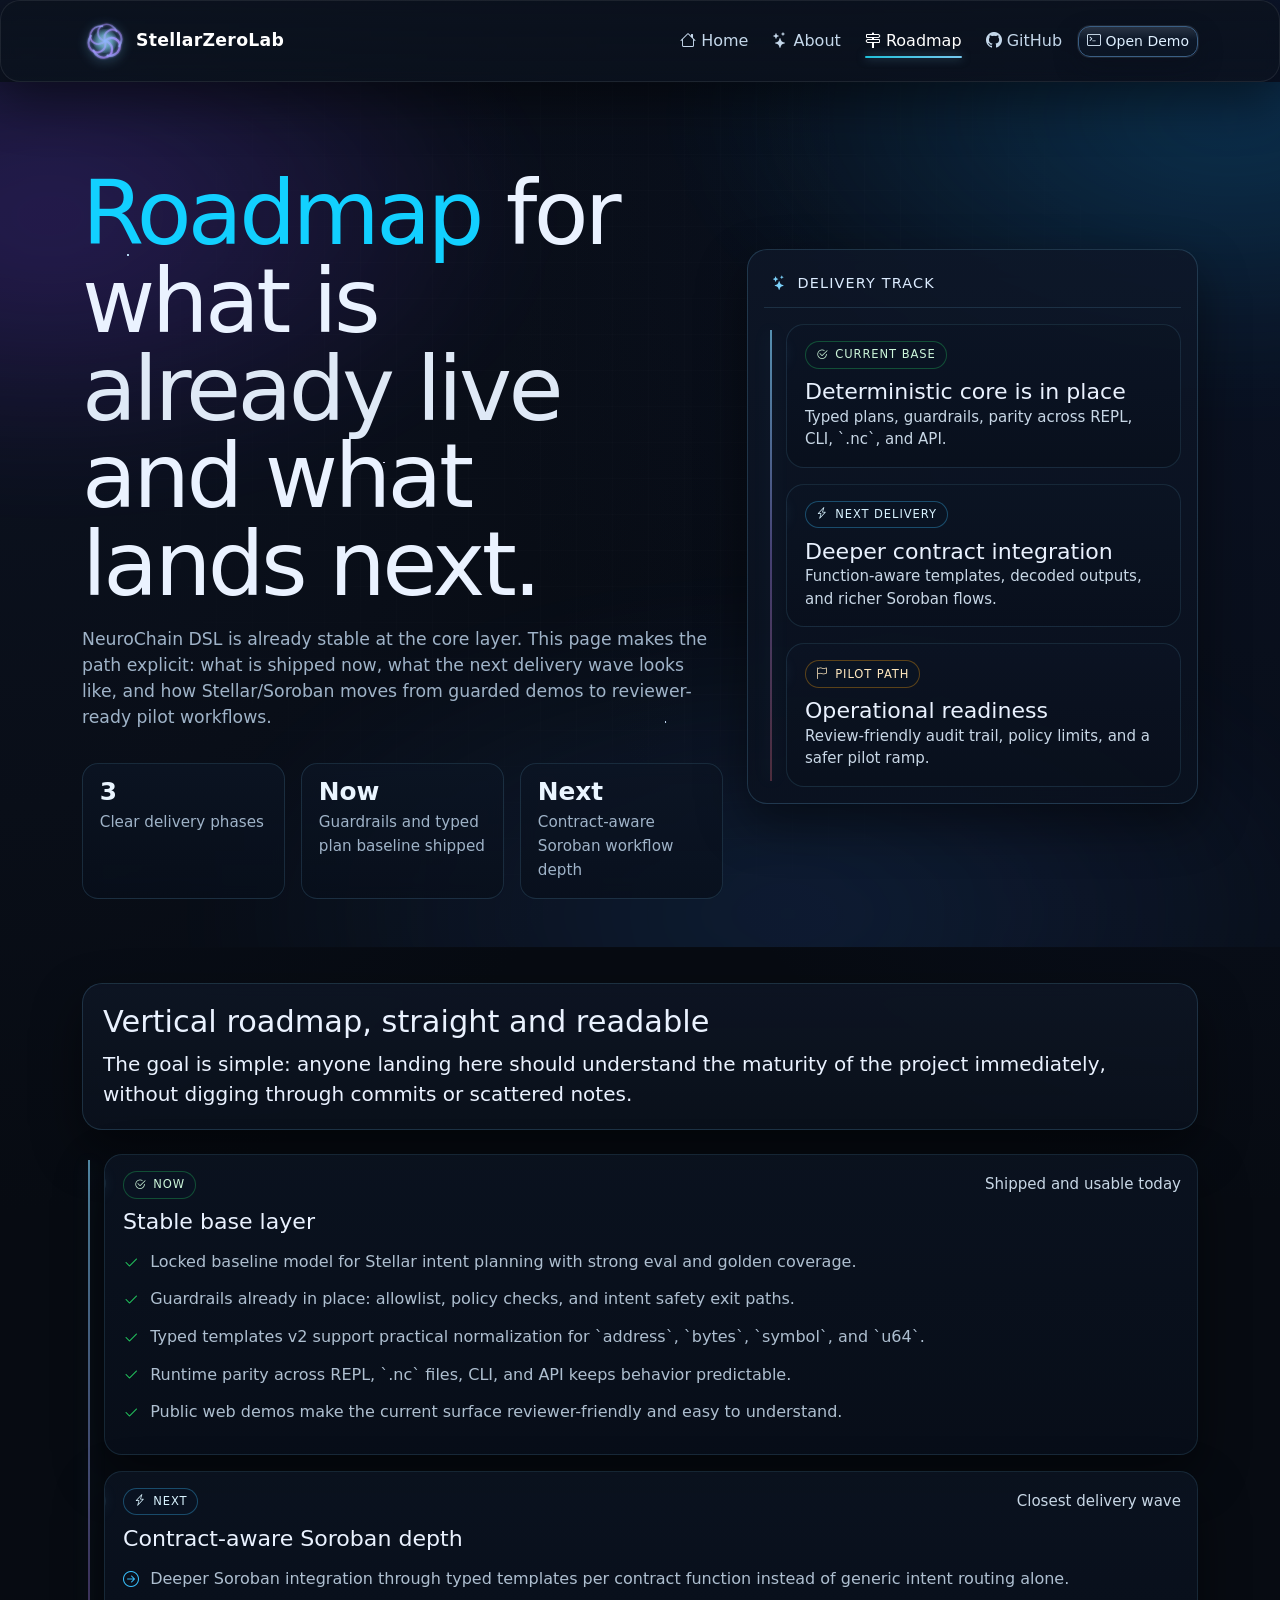
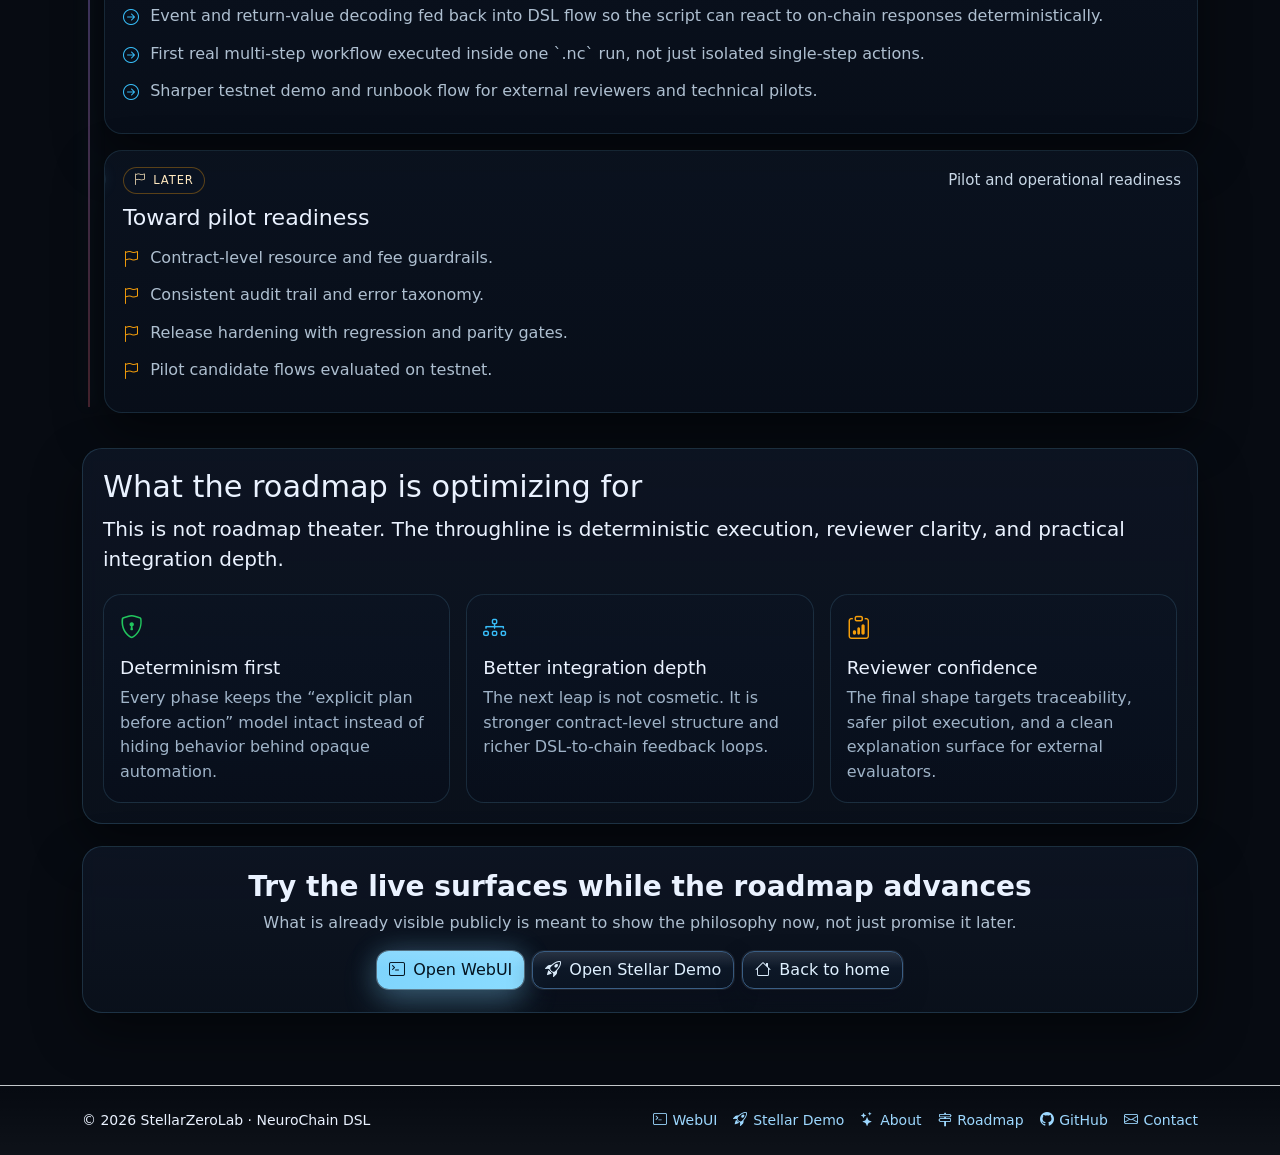
<file: stellarzerolab.art/roadmap.html>
<!DOCTYPE html>
<html lang="en">
<head>
  <meta charset="utf-8" />
  <meta name="viewport" content="width=device-width, initial-scale=1, viewport-fit=cover" />
  <title>StellarZeroLab · Roadmap</title>
  <meta name="description" content="NeuroChain DSL roadmap: shipped milestones, near-term delivery, and the path toward Stellar/Soroban pilot readiness." />
  <link rel="canonical" href="https://stellarzerolab.com/roadmap">

  <link rel="icon" href="/favicon.ico" sizes="any">
  <link rel="icon" type="image/svg+xml" href="/favicon.svg">
  <link rel="icon" type="image/png" sizes="16x16" href="/favicon-16.png">
  <link rel="icon" type="image/png" sizes="32x32" href="/favicon-32.png">
  <link rel="icon" type="image/png" sizes="180x180" href="/favicon-180.png">
  <link rel="manifest" href="/site.webmanifest">

  <meta property="og:title" content="StellarZeroLab · Roadmap">
  <meta property="og:description" content="What is shipped now, what lands next, and what follows for NeuroChain DSL plus Stellar/Soroban integration.">
  <meta property="og:type" content="website">
  <meta property="og:url" content="https://stellarzerolab.com/roadmap">
  <meta property="og:image" content="https://stellarzerolab.com/og-cover.png">
  <meta name="twitter:card" content="summary_large_image">
  <meta name="twitter:title" content="StellarZeroLab · Roadmap">
  <meta name="twitter:description" content="NeuroChain DSL roadmap: shipped milestones, near-term delivery, and pilot readiness.">
  <meta name="twitter:image" content="https://stellarzerolab.com/og-cover.png">
  <meta name="theme-color" content="#0b0f14">

  <link href="https://cdn.jsdelivr.net/npm/bootstrap@5.3.3/dist/css/bootstrap.min.css" rel="stylesheet" crossorigin="anonymous">
  <link href="https://cdn.jsdelivr.net/npm/bootstrap-icons@1.11.3/font/bootstrap-icons.css" rel="stylesheet">

  <style>
    :root{
      --bg:#070b12;
      --surface:#0c121c;
      --surface-2:#0f1726;
      --ink:#eaf2ff;
      --muted:#9fb3c8;
      --primary:#7dd3fc;
      --accent:#a78bfa;
      --success:#22c55e;
      --warn:#f59e0b;
      --danger:#fb7185;
      --radius:20px;
      --ease:cubic-bezier(.22,.61,.36,1);
    }
    html,body{
      background:
        radial-gradient(120% 80% at 0% 0%, rgba(15,23,42,.75), transparent 55%),
        radial-gradient(120% 80% at 100% 0%, rgba(30,58,138,.18), transparent 55%),
        var(--bg);
      color:var(--ink);
      overflow-x:hidden;
    }
    body{
      min-height:100vh;
    }
    .glass{
      background:rgba(255,255,255,.05);
      backdrop-filter:blur(8px);
      border:1px solid rgba(255,255,255,.08);
      border-radius:var(--radius);
    }
    .soft{
      box-shadow:0 20px 50px rgba(0,0,0,.45);
    }
    .brand{
      letter-spacing:.3px;
    }
    .brand-logo{
      width:46px;
      height:46px;
      margin-right:.5rem;
      display:inline-block;
      filter:drop-shadow(0 2px 6px rgba(125,211,252,.45));
    }
    .navbar-brand strong{
      font-size:1.08rem;
      line-height:1;
    }
    .spin{
      transform-origin:14px 14px;
      animation:spin 18s linear infinite;
    }
    .navbar{
      background:linear-gradient(180deg,rgba(11,18,30,.9),rgba(11,18,30,.68));
    }
    .nav-link{
      color:#c4d7ea;
      position:relative;
    }
    .nav-link:hover,
    .nav-link.is-active{
      color:#ffffff;
    }
    .nav-link.is-active::after{
      content:"";
      position:absolute;
      left:.5rem;
      right:.5rem;
      bottom:.2rem;
      height:2px;
      border-radius:999px;
      background:linear-gradient(90deg,rgba(34,211,238,.9),rgba(125,211,252,.95));
      box-shadow:0 0 10px rgba(125,211,252,.5);
    }
    .btn{
      position:relative;
      overflow:hidden;
      isolation:isolate;
      border-radius:12px;
      box-shadow:
        0 0 0 1px rgba(255,255,255,.08),
        0 10px 24px rgba(7,14,25,.36);
      transition:
        transform .18s var(--ease),
        box-shadow .22s ease,
        filter .22s ease,
        background .22s ease,
        border-color .22s ease,
        color .22s ease;
    }
    .btn::before{
      content:"";
      position:absolute;
      inset:0;
      pointer-events:none;
      background:linear-gradient(180deg,rgba(255,255,255,.2),rgba(255,255,255,0) 45%);
      opacity:.55;
      z-index:0;
    }
    .btn::after{
      content:"";
      position:absolute;
      inset:-30% -10%;
      pointer-events:none;
      background:linear-gradient(120deg,transparent 20%,rgba(255,255,255,.24) 50%,transparent 80%);
      transform:translateX(-130%);
      transition:transform .65s var(--ease);
      z-index:0;
    }
    .btn > *{
      position:relative;
      z-index:1;
    }
    .btn:hover{
      transform:translateY(-1px);
      box-shadow:
        0 0 0 1px rgba(185,231,255,.28),
        0 14px 30px rgba(8,18,31,.44),
        0 0 26px rgba(125,211,252,.24);
    }
    .btn:hover::after{
      transform:translateX(130%);
    }
    .btn-primary{
      background:linear-gradient(135deg,var(--primary),#8bdcff);
      border:0;
      color:#04121e;
      box-shadow:
        0 0 0 1px rgba(198,238,255,.34),
        0 14px 34px rgba(125,211,252,.28),
        0 0 28px rgba(125,211,252,.24);
    }
    .btn-outline-light{
      border-color:#3a5e84;
      color:#dff0ff;
      background:linear-gradient(180deg,rgba(15,28,47,.82),rgba(11,22,37,.78));
    }
    .btn-outline-light:hover{
      border-color:#79b3df;
      color:#f1f8ff;
      background:linear-gradient(180deg,rgba(22,40,66,.9),rgba(15,30,49,.88));
    }
    .nav-demo-menu{
      min-width:14.5rem;
      padding:.42rem;
      border-radius:16px;
      border:1px solid rgba(125,211,252,.18);
      background:linear-gradient(180deg,rgba(14,23,40,.96),rgba(10,17,30,.94));
      box-shadow:0 18px 34px rgba(0,0,0,.4);
      backdrop-filter:blur(12px);
      z-index:1300;
    }
    .nav-demo-menu .dropdown-item{
      display:flex;
      align-items:center;
      gap:.55rem;
      border-radius:10px;
      color:#dff0ff;
      padding:.58rem .7rem;
    }
    .nav-demo-menu .dropdown-item:hover,
    .nav-demo-menu .dropdown-item:focus{
      color:#ffffff;
      background:linear-gradient(180deg,rgba(22,40,66,.9),rgba(15,30,49,.88));
    }
    .interactive-nav,
    .interactive-card{
      position:relative;
      isolation:isolate;
      --mx:50%;
      --my:50%;
    }
    .interactive-nav{overflow:visible}
    .interactive-card{overflow:hidden}
    .interactive-nav::after,
    .interactive-card::after{
      content:"";
      position:absolute;
      inset:0;
      pointer-events:none;
      opacity:0;
      transition:opacity .24s ease;
      border-radius:inherit;
      background:radial-gradient(
        320px circle at var(--mx, 50%) var(--my, 50%),
        rgba(125,211,252,.14),
        rgba(167,139,250,.1) 32%,
        transparent 70%
      );
      z-index:0;
    }
    .interactive-nav > .container,
    .interactive-card > *{
      position:relative;
      z-index:1;
    }
    @media (hover:hover) and (pointer:fine){
      .interactive-nav:hover::after,
      .interactive-card:hover::after{
        opacity:1;
      }
    }
    .page-progress{
      position:fixed;
      top:0;
      left:0;
      width:100%;
      height:3px;
      z-index:1200;
      pointer-events:none;
    }
    .page-progress i{
      display:block;
      height:100%;
      width:0;
      background:linear-gradient(90deg,#22d3ee,#7dd3fc,#a78bfa);
      box-shadow:0 0 18px rgba(125,211,252,.55);
      transition:width .08s linear;
    }
    .hero{
      position:relative;
      overflow:hidden;
      padding:4.5rem 0 3rem;
    }
    .hero::before{
      content:"";
      position:absolute;
      inset:0;
      background:
        linear-gradient(to right, rgba(255,255,255,.06) 1px, transparent 1px),
        linear-gradient(to bottom, rgba(255,255,255,.06) 1px, transparent 1px);
      background-size:36px 36px;
      mask-image:radial-gradient(circle at 50% 38%, black 24%, transparent 78%);
      opacity:.2;
      animation:grid-drift 22s linear infinite;
    }
    .nebula{
      position:absolute;
      inset:-22%;
      background:
        radial-gradient(38% 30% at 18% 26%, rgba(124,58,237,.26), transparent 70%),
        radial-gradient(42% 30% at 82% 18%, rgba(14,165,233,.22), transparent 72%),
        radial-gradient(44% 34% at 58% 82%, rgba(59,130,246,.16), transparent 75%);
      filter:blur(54px);
      opacity:.96;
    }
    .stars{
      position:absolute;
      inset:0;
    }
    .stars::before,
    .stars::after{
      content:"";
      position:absolute;
      inset:0;
      background:
        radial-gradient(1px 1px at 10% 20%, #bfe4ff 70%, transparent),
        radial-gradient(1px 1px at 30% 44%, #e6e1ff 70%, transparent),
        radial-gradient(1px 1px at 72% 28%, #c7f3ff 70%, transparent),
        radial-gradient(1px 1px at 86% 62%, #ffffff 70%, transparent),
        radial-gradient(1px 1px at 52% 74%, #cde6ff 70%, transparent);
      opacity:.8;
      animation:twinkle 5s infinite ease-in-out alternate;
    }
    .stars::after{
      filter:blur(.5px);
      opacity:.6;
      animation-duration:7s;
    }
    .hero-copy{
      max-width:760px;
    }
    .hero-copy h1{
      line-height:.98;
      letter-spacing:-.04em;
      max-width:10ch;
      margin:1rem 0 1.15rem;
      font-size:clamp(3rem, 7vw, 6.15rem);
    }
    .hero-copy .lead{
      color:var(--muted);
      font-size:clamp(1.03rem, 1.35vw, 1.28rem);
      max-width:62ch;
    }
    .hero-copy .accent{
      color:#12d0ff;
    }
    .hero-copy .muted-strong{
      color:#dfe9f6;
    }
    .hero-metrics{
      display:grid;
      grid-template-columns:repeat(3, minmax(0, 1fr));
      gap:1rem;
      margin-top:2rem;
    }
    .metric-card{
      padding:1rem 1.05rem;
      background:linear-gradient(180deg,rgba(12,21,36,.82),rgba(8,15,27,.78));
      border:1px solid rgba(125,211,252,.14);
      border-radius:16px;
    }
    .metric-card strong{
      display:block;
      font-size:1.55rem;
      line-height:1;
      margin-bottom:.35rem;
      color:#eaf5ff;
    }
    .metric-card span{
      color:#9fb3c8;
      font-size:.95rem;
    }
    .roadmap-panel{
      padding:1rem;
      background:linear-gradient(180deg,rgba(14,23,40,.84),rgba(10,17,30,.8));
      border:1px solid rgba(125,211,252,.18);
    }
    .roadmap-panel-head{
      display:flex;
      align-items:center;
      gap:1rem;
      margin-bottom:1rem;
      padding:.4rem .5rem .8rem;
      border-bottom:1px solid rgba(125,211,252,.14);
    }
    .roadmap-title{
      display:flex;
      align-items:center;
      gap:.65rem;
      font-size:.9rem;
      color:#dcecff;
      text-transform:uppercase;
      letter-spacing:.08em;
    }
    .roadmap-title i{
      color:#7dd3fc;
    }
    .timeline{
      position:relative;
      list-style:none;
      padding:0 0 0 1.35rem;
      margin:0;
    }
    .timeline::before{
      content:"";
      position:absolute;
      left:.36rem;
      top:.35rem;
      bottom:.4rem;
      width:2px;
      background:linear-gradient(180deg,rgba(125,211,252,.65),rgba(167,139,250,.38),rgba(251,113,133,.28));
      box-shadow:0 0 18px rgba(125,211,252,.2);
    }
    .timeline-item{
      position:relative;
      margin-bottom:1rem;
      padding:1rem 1rem 1rem 1.15rem;
      border-radius:18px;
      border:1px solid rgba(125,211,252,.12);
      background:linear-gradient(180deg,rgba(12,21,36,.74),rgba(9,16,28,.74));
    }
    .timeline-item:last-child{
      margin-bottom:0;
    }
    .timeline-item::before{
      content:"";
      position:absolute;
      left:-1.2rem;
      top:1.35rem;
      width:.9rem;
      height:.9rem;
      border-radius:50%;
      border:2px solid rgba(10,18,30,.95);
      box-shadow:0 0 0 5px rgba(125,211,252,.08), 0 0 18px rgba(125,211,252,.24);
    }
    .timeline-item.now::before{
      background:linear-gradient(135deg,#22c55e,#86efac);
    }
    .timeline-item.next::before{
      background:linear-gradient(135deg,#38bdf8,#7dd3fc);
    }
    .timeline-item.later::before{
      background:linear-gradient(135deg,#f59e0b,#fcd34d);
    }
    .timeline-meta{
      display:flex;
      align-items:center;
      justify-content:space-between;
      gap:.8rem;
      flex-wrap:wrap;
      margin-bottom:.65rem;
    }
    .timeline-badge{
      display:inline-flex;
      align-items:center;
      gap:.4rem;
      padding:.26rem .62rem;
      border-radius:999px;
      border:1px solid rgba(125,211,252,.22);
      font-size:.72rem;
      letter-spacing:.08em;
      text-transform:uppercase;
      color:#d9ebff;
      background:rgba(10,20,35,.72);
    }
    .timeline-item.now .timeline-badge{
      border-color:rgba(34,197,94,.34);
      color:#ccf6da;
    }
    .timeline-item.next .timeline-badge{
      border-color:rgba(56,189,248,.34);
      color:#d9f3ff;
    }
    .timeline-item.later .timeline-badge{
      border-color:rgba(245,158,11,.34);
      color:#ffe8bf;
    }
    .timeline-item h3{
      margin:0;
      font-size:1.38rem;
    }
    .timeline-note{
      color:#c8d7e6;
      font-size:.94rem;
    }
    .timeline-list{
      list-style:none;
      padding:0;
      margin:.9rem 0 0;
    }
    .timeline-list li{
      display:flex;
      gap:.7rem;
      margin:.68rem 0;
      color:#aebfd0;
      line-height:1.55;
    }
    .timeline-list i{
      color:#22c55e;
      margin-top:.12rem;
    }
    .timeline-item.next .timeline-list i{
      color:#38bdf8;
    }
    .timeline-item.later .timeline-list i{
      color:#f59e0b;
    }
    .section-shell{
      margin-top:2.2rem;
    }
    .section-card{
      padding:1.25rem;
      background:linear-gradient(180deg,rgba(14,22,37,.84),rgba(11,18,30,.78));
      border:1px solid rgba(125,211,252,.16);
    }
    .section-card h2{
      font-size:1.9rem;
      margin-bottom:.55rem;
    }
    .section-card .lead{
      margin-bottom:0;
    }
    .focus-grid{
      display:grid;
      grid-template-columns:repeat(3, minmax(0, 1fr));
      gap:1rem;
      margin-top:1.25rem;
    }
    .focus-card{
      padding:1rem 1rem 1.05rem;
      border-radius:18px;
      border:1px solid rgba(125,211,252,.14);
      background:linear-gradient(180deg,rgba(12,21,36,.72),rgba(8,15,27,.72));
    }
    .focus-card .icon{
      font-size:1.45rem;
      margin-bottom:.65rem;
    }
    .focus-card h4{
      margin-bottom:.45rem;
      font-size:1.15rem;
    }
    .focus-card p{
      margin:0;
      color:#9fb3c8;
      line-height:1.55;
    }
    .focus-card.shipped .icon{color:#22c55e}
    .focus-card.next .icon{color:#38bdf8}
    .focus-card.later .icon{color:#f59e0b}
    .cta-card{
      margin-top:1.4rem;
      padding:1.4rem;
      text-align:center;
      background:linear-gradient(180deg,rgba(14,22,37,.84),rgba(11,18,30,.78));
      border:1px solid rgba(125,211,252,.16);
    }
    .cta-card p{
      color:#aebfd0;
      margin-bottom:1rem;
    }
    .cta-actions .btn{
      display:inline-flex;
      align-items:center;
      gap:.5rem;
    }
    .cta-actions .btn i{
      color:currentColor;
      opacity:.98;
      text-shadow:none;
      transition:color .22s ease, text-shadow .22s ease;
    }
    .cta-actions .btn:hover i{
      color:currentColor;
    }
    .footer-bleed{
      width:100vw;
      margin-left:calc(50% - 50vw);
      margin-right:calc(50% - 50vw);
      background:linear-gradient(180deg, transparent, rgba(255,255,255,.03));
    }
    .footer a{
      color:#9dd8ff;
      text-decoration:none;
    }
    .footer a:hover{
      color:#e6f6ff;
    }
    .footer-links{
      display:flex;
      align-items:center;
      gap:1rem;
      flex-wrap:wrap;
      justify-content:flex-end;
    }
    .footer-links a{
      display:inline-flex;
      align-items:center;
      gap:.36rem;
    }
    .reveal{
      opacity:0;
      transform:translate3d(0,18px,0);
      transition:opacity .7s var(--ease), transform .7s var(--ease);
    }
    .reveal.in{
      opacity:1;
      transform:translate3d(0,0,0);
    }
    [data-stagger] .reveal:nth-child(1){transition-delay:.04s}
    [data-stagger] .reveal:nth-child(2){transition-delay:.11s}
    [data-stagger] .reveal:nth-child(3){transition-delay:.18s}
    [data-stagger] .reveal:nth-child(4){transition-delay:.25s}
    [data-stagger] .reveal:nth-child(5){transition-delay:.32s}
    @keyframes twinkle{
      from{opacity:.4}
      to{opacity:.95}
    }
    @keyframes spin{
      from{transform:rotate(0)}
      to{transform:rotate(360deg)}
    }
    @keyframes grid-drift{
      from{transform:translate3d(0,0,0)}
      to{transform:translate3d(-36px,-36px,0)}
    }
    @media (max-width: 991.98px){
      .navbar-collapse.collapsing{
        transition:height .12s ease !important;
      }
      .interactive-nav{
        -webkit-backdrop-filter:none;
        backdrop-filter:none;
      }
      .navbar-nav .nav-link{
        display:inline-flex;
        align-items:center;
        gap:.45rem;
        width:max-content;
        padding-left:0;
        padding-right:0;
      }
      .nav-link.is-active::after{
        left:0;
        right:0;
        width:auto;
      }
      .footer-links{
        width:100%;
        display:grid;
        grid-template-columns:repeat(3, minmax(0,1fr));
        gap:.9rem .8rem;
        justify-items:center;
      }
      .footer-links a{
        justify-content:center;
        text-align:center;
      }
      .footer-x-link{display:none !important}
      .hero-copy h1{
        max-width:none;
      }
      .hero-metrics,
      .focus-grid{
        grid-template-columns:1fr;
      }
    }
    @media (max-width: 767.98px){
      .brand-logo{
        width:36px;
        height:36px;
      }
      .hero{
        padding-top:3.25rem;
      }
      .hero-copy h1{
        font-size:clamp(2.55rem, 14vw, 4.25rem);
      }
      .timeline{
        padding-left:1.15rem;
      }
      .timeline-item{
        padding:.9rem .9rem .95rem 1rem;
      }
    }
    @media (prefers-reduced-motion: reduce){
      .spin{
        animation:none;
      }
      .hero::before,
      .stars::before,
      .stars::after{
        animation:none;
      }
      .reveal,
      .btn,
      .btn::after,
      .interactive-nav::after,
      .interactive-card::after{
        transition:none;
      }
      .reveal{
        opacity:1;
        transform:none;
      }
    }
  </style>
</head>
<body>
  <div class="page-progress" aria-hidden="true"><i id="scrollProgressFill"></i></div>

  <nav class="navbar navbar-expand-lg navbar-dark glass soft sticky-top interactive-nav">
    <div class="container py-1">
      <a class="navbar-brand d-flex align-items-center brand" href="/">
        <svg class="brand-logo" viewBox="0 0 28 28" aria-hidden="true">
          <defs>
            <radialGradient id="core" cx="50%" cy="50%" r="55%">
              <stop offset="0%" stop-color="#dff7ff"/>
              <stop offset="45%" stop-color="#8fe6ff"/>
              <stop offset="100%" stop-color="rgba(143,230,255,0)"/>
            </radialGradient>
            <linearGradient id="arm" x1="0" y1="0" x2="28" y2="0" gradientUnits="userSpaceOnUse">
              <stop offset="0%" stop-color="rgba(157,216,255,0)"/>
              <stop offset="30%" stop-color="#7dd3fc"/>
              <stop offset="80%" stop-color="rgba(167,139,250,.9)"/>
              <stop offset="100%" stop-color="rgba(167,139,250,0)"/>
            </linearGradient>
            <filter id="glow" x="-60%" y="-60%" width="220%" height="220%">
              <feGaussianBlur in="SourceGraphic" stdDeviation="0.7" result="b"/>
              <feMerge><feMergeNode in="b"/><feMergeNode in="SourceGraphic"/></feMerge>
            </filter>
            <radialGradient id="fade" cx="50%" cy="50%" r="56%">
              <stop offset="60%" stop-color="white"/>
              <stop offset="100%" stop-color="black"/>
            </radialGradient>
            <mask id="mFade"><rect width="28" height="28" fill="url(#fade)"/></mask>
          </defs>
          <circle cx="14" cy="14" r="7.4" fill="url(#core)" opacity=".55"/>
          <g class="spin" filter="url(#glow)" mask="url(#mFade)" stroke-linecap="round" fill="none" stroke="url(#arm)">
            <g stroke-width="1.4" opacity=".9">
              <path d="M14,14 C16,12 18.6,11.7 20.5,12.8 C22.8,14.1 23.6,16.7 22.8,18.9 C21.8,21.8 18.7,23.5 15.6,23" />
            </g>
            <g transform="rotate(60 14 14)" stroke-width="1.3" opacity=".85">
              <path d="M14,14 C16,12 18.6,11.7 20.5,12.8 C22.8,14.1 23.6,16.7 22.8,18.9 C21.8,21.8 18.7,23.5 15.6,23" />
            </g>
            <g transform="rotate(120 14 14)" stroke-width="1.2" opacity=".75">
              <path d="M14,14 C16,12 18.6,11.7 20.5,12.8 C22.8,14.1 23.6,16.7 22.8,18.9 C21.8,21.8 18.7,23.5 15.6,23" />
            </g>
            <g transform="rotate(180 14 14)" stroke-width="1.1" opacity=".7">
              <path d="M14,14 C16,12 18.6,11.7 20.5,12.8 C22.8,14.1 23.6,16.7 22.8,18.9 C21.8,21.8 18.7,23.5 15.6,23" />
            </g>
            <g transform="rotate(240 14 14)" stroke-width="1.0" opacity=".6">
              <path d="M14,14 C16,12 18.6,11.7 20.5,12.8 C22.8,14.1 23.6,16.7 22.8,18.9 C21.8,21.8 18.7,23.5 15.6,23" />
            </g>
            <g transform="rotate(300 14 14)" stroke-width="1.2" opacity=".7">
              <path d="M14,14 C16,12 18.6,11.7 20.5,12.8 C22.8,14.1 23.6,16.7 22.8,18.9 C21.8,21.8 18.7,23.5 15.6,23" />
            </g>
          </g>
        </svg>
        <strong>StellarZeroLab</strong>
      </a>

      <button class="navbar-toggler ms-auto" type="button" data-bs-toggle="collapse" data-bs-target="#nav" aria-controls="nav" aria-expanded="false" aria-label="Toggle navigation">
        <span class="navbar-toggler-icon"></span>
      </button>

      <div id="nav" class="collapse navbar-collapse">
        <ul class="navbar-nav ms-auto align-items-lg-center gap-lg-2">
          <li class="nav-item"><a class="nav-link" href="/"><i class="bi bi-house"></i> Home</a></li>
          <li class="nav-item"><a class="nav-link" href="/about"><i class="bi bi-stars"></i> About</a></li>
          <li class="nav-item"><a class="nav-link is-active" href="/roadmap"><i class="bi bi-signpost-2"></i> Roadmap</a></li>
          <li class="nav-item"><a class="nav-link" href="https://github.com/stellarzerolab/Neurochain-DSL" target="_blank" rel="noopener"><i class="bi bi-github"></i> GitHub</a></li>
          <li class="nav-item dropdown">
            <a class="btn btn-sm btn-outline-light dropdown-toggle" href="#" role="button" data-bs-toggle="dropdown" aria-expanded="false">
              <i class="bi bi-terminal"></i> Open Demo
            </a>
            <ul class="dropdown-menu dropdown-menu-end nav-demo-menu">
              <li><a class="dropdown-item" href="/webui"><i class="bi bi-terminal"></i> Open WebUI</a></li>
              <li><a class="dropdown-item" href="/stellar-cli"><i class="bi bi-rocket-takeoff"></i> Open Stellar Demo</a></li>
            </ul>
          </li>
        </ul>
      </div>
    </div>
  </nav>

  <header class="hero">
    <div class="nebula"></div>
    <div class="stars"></div>
    <div class="container position-relative" style="z-index:2">
      <div class="row align-items-center g-4">
        <div class="col-xl-7">
          <div class="hero-copy reveal">
            <h1><span class="accent">Roadmap</span> for what is <span class="muted-strong">already live</span> and what lands next.</h1>
            <p class="lead">
              NeuroChain DSL is already stable at the core layer. This page makes the path explicit:
              what is shipped now, what the next delivery wave looks like, and how Stellar/Soroban moves from guarded demos to reviewer-ready pilot workflows.
            </p>
            <div class="hero-metrics">
              <div class="metric-card glass interactive-card">
                <strong>3</strong>
                <span>Clear delivery phases</span>
              </div>
              <div class="metric-card glass interactive-card">
                <strong>Now</strong>
                <span>Guardrails and typed plan baseline shipped</span>
              </div>
              <div class="metric-card glass interactive-card">
                <strong>Next</strong>
                <span>Contract-aware Soroban workflow depth</span>
              </div>
            </div>
          </div>
        </div>
        <div class="col-xl-5">
          <div class="roadmap-panel glass soft interactive-card reveal">
            <div class="roadmap-panel-head">
              <div class="roadmap-title"><i class="bi bi-stars"></i> Delivery track</div>
            </div>
            <ol class="timeline">
              <li class="timeline-item now interactive-card">
                <div class="timeline-meta">
                  <span class="timeline-badge"><i class="bi bi-check2-circle"></i> Current base</span>
                </div>
                <h3>Deterministic core is in place</h3>
                <div class="timeline-note">Typed plans, guardrails, parity across REPL, CLI, `.nc`, and API.</div>
              </li>
              <li class="timeline-item next interactive-card">
                <div class="timeline-meta">
                  <span class="timeline-badge"><i class="bi bi-lightning-charge"></i> Next delivery</span>
                </div>
                <h3>Deeper contract integration</h3>
                <div class="timeline-note">Function-aware templates, decoded outputs, and richer Soroban flows.</div>
              </li>
              <li class="timeline-item later interactive-card">
                <div class="timeline-meta">
                  <span class="timeline-badge"><i class="bi bi-flag"></i> Pilot path</span>
                </div>
                <h3>Operational readiness</h3>
                <div class="timeline-note">Review-friendly audit trail, policy limits, and a safer pilot ramp.</div>
              </li>
            </ol>
          </div>
        </div>
      </div>
    </div>
  </header>

  <main class="pb-5">
    <section id="timeline" class="container section-shell">
      <div class="section-card glass soft interactive-card reveal">
        <h2>Vertical roadmap, straight and readable</h2>
        <p class="lead">The goal is simple: anyone landing here should understand the maturity of the project immediately, without digging through commits or scattered notes.</p>
      </div>
    </section>

    <section class="container mt-4">
      <ol class="timeline">
        <li class="timeline-item now glass soft interactive-card reveal">
          <div class="timeline-meta">
            <span class="timeline-badge"><i class="bi bi-check2-circle"></i> Now</span>
            <span class="timeline-note">Shipped and usable today</span>
          </div>
          <h3>Stable base layer</h3>
          <ul class="timeline-list">
            <li><i class="bi bi-check2"></i><span>Locked baseline model for Stellar intent planning with strong eval and golden coverage.</span></li>
            <li><i class="bi bi-check2"></i><span>Guardrails already in place: allowlist, policy checks, and intent safety exit paths.</span></li>
            <li><i class="bi bi-check2"></i><span>Typed templates v2 support practical normalization for `address`, `bytes`, `symbol`, and `u64`.</span></li>
            <li><i class="bi bi-check2"></i><span>Runtime parity across REPL, `.nc` files, CLI, and API keeps behavior predictable.</span></li>
            <li><i class="bi bi-check2"></i><span>Public web demos make the current surface reviewer-friendly and easy to understand.</span></li>
          </ul>
        </li>

        <li class="timeline-item next glass soft interactive-card reveal">
          <div class="timeline-meta">
            <span class="timeline-badge"><i class="bi bi-lightning-charge"></i> Next</span>
            <span class="timeline-note">Closest delivery wave</span>
          </div>
          <h3>Contract-aware Soroban depth</h3>
          <ul class="timeline-list">
            <li><i class="bi bi-arrow-right-circle"></i><span>Deeper Soroban integration through typed templates per contract function instead of generic intent routing alone.</span></li>
            <li><i class="bi bi-arrow-right-circle"></i><span>Event and return-value decoding fed back into DSL flow so the script can react to on-chain responses deterministically.</span></li>
            <li><i class="bi bi-arrow-right-circle"></i><span>First real multi-step workflow executed inside one `.nc` run, not just isolated single-step actions.</span></li>
            <li><i class="bi bi-arrow-right-circle"></i><span>Sharper testnet demo and runbook flow for external reviewers and technical pilots.</span></li>
          </ul>
        </li>

        <li class="timeline-item later glass soft interactive-card reveal">
          <div class="timeline-meta">
            <span class="timeline-badge"><i class="bi bi-flag"></i> Later</span>
            <span class="timeline-note">Pilot and operational readiness</span>
          </div>
          <h3>Toward pilot readiness</h3>
          <ul class="timeline-list">
            <li><i class="bi bi-flag"></i><span>Contract-level resource and fee guardrails.</span></li>
            <li><i class="bi bi-flag"></i><span>Consistent audit trail and error taxonomy.</span></li>
            <li><i class="bi bi-flag"></i><span>Release hardening with regression and parity gates.</span></li>
            <li><i class="bi bi-flag"></i><span>Pilot candidate flows evaluated on testnet.</span></li>
          </ul>
        </li>
      </ol>
    </section>

    <section class="container section-shell">
      <div class="section-card glass soft interactive-card reveal">
        <h2>What the roadmap is optimizing for</h2>
        <p class="lead">This is not roadmap theater. The throughline is deterministic execution, reviewer clarity, and practical integration depth.</p>
        <div class="focus-grid" data-stagger>
          <div class="focus-card shipped interactive-card reveal">
            <div class="icon"><i class="bi bi-shield-lock"></i></div>
            <h4>Determinism first</h4>
            <p>Every phase keeps the “explicit plan before action” model intact instead of hiding behavior behind opaque automation.</p>
          </div>
          <div class="focus-card next interactive-card reveal">
            <div class="icon"><i class="bi bi-diagram-3"></i></div>
            <h4>Better integration depth</h4>
            <p>The next leap is not cosmetic. It is stronger contract-level structure and richer DSL-to-chain feedback loops.</p>
          </div>
          <div class="focus-card later interactive-card reveal">
            <div class="icon"><i class="bi bi-clipboard-data"></i></div>
            <h4>Reviewer confidence</h4>
            <p>The final shape targets traceability, safer pilot execution, and a clean explanation surface for external evaluators.</p>
          </div>
        </div>
      </div>
    </section>

    <section class="container">
      <div class="cta-card glass soft interactive-card reveal">
        <h3 class="fw-bold mb-2">Try the live surfaces while the roadmap advances</h3>
        <p>What is already visible publicly is meant to show the philosophy now, not just promise it later.</p>
        <div class="d-flex justify-content-center flex-wrap gap-2 cta-actions">
          <a href="/webui" class="btn btn-primary"><i class="bi bi-terminal cta-icon-webui"></i> Open WebUI</a>
          <a href="/stellar-cli" class="btn btn-outline-light"><i class="bi bi-rocket-takeoff cta-icon-stellar"></i> Open Stellar Demo</a>
          <a href="/" class="btn btn-outline-light"><i class="bi bi-house cta-icon-home"></i> Back to home</a>
        </div>
      </div>
    </section>
  </main>

  <footer class="footer footer-bleed py-4 mt-4 border-top border-secondary-subtle interactive-nav">
    <div class="container d-flex flex-column flex-md-row align-items-center justify-content-between gap-3">
      <div class="small text">© <span id="year"></span> StellarZeroLab · NeuroChain DSL</div>
      <div class="footer-links small">
        <a href="/webui"><i class="bi bi-terminal"></i> WebUI</a>
        <a href="/stellar-cli"><i class="bi bi-rocket-takeoff"></i> Stellar Demo</a>
        <a href="/about"><i class="bi bi-stars"></i> About</a>
        <a href="/roadmap"><i class="bi bi-signpost-2"></i> Roadmap</a>
        <a href="https://github.com/stellarzerolab/Neurochain-DSL" target="_blank" rel="noopener"><i class="bi bi-github"></i> GitHub</a>
        <a href="mailto:stellarzerolabs@proton.me" aria-label="Email: stellarzerolabs@proton.me"><i class="bi bi-envelope"></i> Contact</a>
      </div>
    </div>
  </footer>

  <script>
    document.getElementById('year').textContent = new Date().getFullYear();

    (function () {
      const progressFill = document.getElementById('scrollProgressFill');
      let rafPending = false;

      const updateProgress = () => {
        rafPending = false;
        const doc = document.documentElement;
        const maxScroll = doc.scrollHeight - window.innerHeight;
        const progress = maxScroll > 0 ? (window.scrollY / maxScroll) * 100 : 0;
        if (progressFill) {
          const clamped = Math.min(100, Math.max(0, progress));
          progressFill.style.width = `${clamped}%`;
        }
      };

      const queue = () => {
        if (rafPending) return;
        rafPending = true;
        requestAnimationFrame(updateProgress);
      };

      queue();
      window.addEventListener('scroll', queue, { passive: true });
      window.addEventListener('resize', queue);
    })();

    (function () {
      if (!(window.matchMedia && window.matchMedia('(hover:hover) and (pointer:fine)').matches)) return;
      const interactiveEls = document.querySelectorAll('.interactive-card, .interactive-nav');
      interactiveEls.forEach((el) => {
        let rafId = null;
        let lastX = '50%';
        let lastY = '50%';

        const flush = () => {
          rafId = null;
          el.style.setProperty('--mx', lastX);
          el.style.setProperty('--my', lastY);
        };

        const queue = () => {
          if (rafId !== null) return;
          rafId = requestAnimationFrame(flush);
        };

        el.addEventListener('pointerenter', (event) => {
          const rect = el.getBoundingClientRect();
          const x = event.clientX - rect.left;
          const y = event.clientY - rect.top;
          lastX = `${x}px`;
          lastY = `${y}px`;
          queue();
        });

        el.addEventListener('pointermove', (event) => {
          const rect = el.getBoundingClientRect();
          const x = event.clientX - rect.left;
          const y = event.clientY - rect.top;
          lastX = `${x}px`;
          lastY = `${y}px`;
          queue();
        });

        el.addEventListener('pointerleave', () => {
          lastX = '50%';
          lastY = '50%';
          queue();
        });
      });
    })();

    (function () {
      const revealEls = Array.from(document.querySelectorAll('.reveal'));
      if (!revealEls.length) return;

      const reduced = window.matchMedia && window.matchMedia('(prefers-reduced-motion: reduce)').matches;
      if (reduced || !('IntersectionObserver' in window)) {
        revealEls.forEach((el) => el.classList.add('in'));
        return;
      }

      const io = new IntersectionObserver((entries, obs) => {
        entries.forEach((entry) => {
          if (!entry.isIntersecting) return;
          entry.target.classList.add('in');
          obs.unobserve(entry.target);
        });
      }, { threshold: 0.12, rootMargin: '0px 0px -8% 0px' });

      revealEls.forEach((el) => io.observe(el));
    })();
  </script>
  <script src="https://cdn.jsdelivr.net/npm/bootstrap@5.3.3/dist/js/bootstrap.bundle.min.js" crossorigin="anonymous"></script>
</body>
</html>
</file>
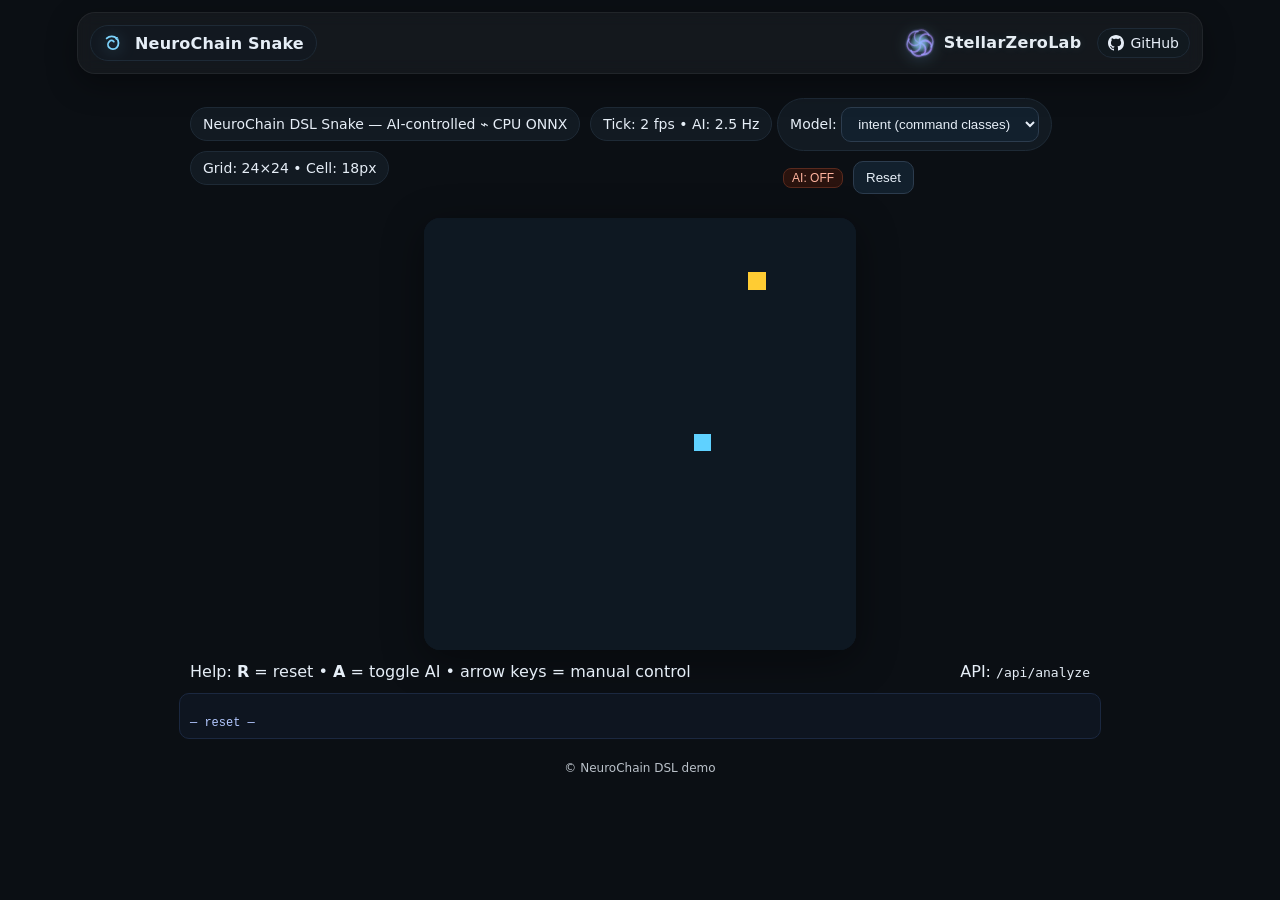
<file: stellarzerolab.art/snake.html>
<!doctype html>
<html lang="en">
<head>
  <meta charset="utf-8" />
  <!-- Mobile: safe area + good zoom defaults -->
  <meta name="viewport" content="width=device-width, initial-scale=1, viewport-fit=cover" />
  <title>NeuroChain DSL Snake (CPU + ONNX)</title>

  <!-- Canonical (matches filename; if you use /snake route, update this) -->
  <link rel="canonical" href="https://stellarzerolab.com/snake">

  <!-- Favicons & PWA (full set so the logo shows everywhere) -->
  <link rel="icon" href="/favicon.ico" sizes="any">
  <link rel="icon" type="image/svg+xml" href="/favicon.svg">

  <!-- PNG-faviconit -->
  <link rel="icon" type="image/png" sizes="16x16" href="/favicon-16.png">
  <link rel="icon" type="image/png" sizes="32x32" href="/favicon-32.png">
  <link rel="icon" type="image/png" sizes="180x180" href="/favicon-180.png">

  <!-- Android / PWA -ikonit -->
  <link rel="icon" type="image/png" sizes="192x192" href="/android-chrome-192.png">
  <link rel="icon" type="image/png" sizes="512x512" href="/android-chrome-512.png">

  <!-- iOS PWA -->
  <link rel="apple-touch-icon" sizes="180x180" href="/favicon-180.png">
  <meta name="apple-mobile-web-app-capable" content="yes">
  <meta name="apple-mobile-web-app-title" content="NeuroChain Snake">
	  <meta name="apple-mobile-web-app-status-bar-style" content="black-translucent">

	  <!-- Safari pinned tab -->
	  <link rel="mask-icon" href="/safari-pinned-tab.svg" color="#0b0f14">

  <!-- Windows / Edge -->
  <meta name="msapplication-TileColor" content="#0b0f14">

  <!-- Manifest -->
  <link rel="manifest" href="/site.webmanifest">

  <!-- Theme colors (dark/light) -->
  <meta name="theme-color" content="#0b0f14" media="(prefers-color-scheme: dark)">
  <meta name="theme-color" content="#ffffff" media="(prefers-color-scheme: light)">

	  <!-- Open Graph / Twitter (~1200×630) -->
	  <meta property="og:title" content="NeuroChain DSL Snake (CPU + ONNX)">
	  <meta property="og:description" content="Real-time Snake demo controlled by the NeuroChain DSL — intent model on CPU via ONNX.">
	  <meta property="og:type" content="website">
	  <meta property="og:url" content="https://stellarzerolab.com/snake">
	  <meta property="og:image" content="https://stellarzerolab.com/og-cover.png">
	  <meta name="twitter:card" content="summary_large_image">
	  <meta name="twitter:title" content="NeuroChain DSL Snake (CPU + ONNX)">
	  <meta name="twitter:description" content="AI-controlled Snake using the NeuroChain DSL.">
	  <meta name="twitter:image" content="https://stellarzerolab.com/og-cover.png">

  <style>
    :root { font-family: system-ui, -apple-system, Segoe UI, Roboto, Helvetica, Arial, sans-serif; }
    body { background:#0b0f14; color:#e6eef7; margin:0; display:flex; flex-direction:column; align-items:center; gap:12px; }
    header { width:min(900px, 95vw); padding:12px; display:flex; justify-content:space-between; align-items:center; }
    .pill { background:#121a22; border:1px solid #1e2a36; padding:8px 12px; border-radius:999px; font-size:14px; }
    .row { display:flex; gap:10px; align-items:center; flex-wrap:wrap; }
    button, select { background:#12202d; color:#e6eef7; border:1px solid #2c3c4e; padding:8px 12px; border-radius:10px; cursor:pointer; }
    button:hover { filter:brightness(1.1); }
    #canvasWrap { box-shadow: 0 10px 40px rgba(0,0,0,0.4); border-radius:16px; overflow:hidden; }
    canvas { background:#0e1822; display:block; }
    footer { opacity:0.8; font-size:12px; padding:10px; }
    .log { font-family: ui-monospace, SFMono-Regular, Menlo, Consolas, "Liberation Mono", monospace; font-size:12px; white-space:pre-wrap; background:#0e1520; border:1px solid #1b2840; color:#b3c8ff; padding:8px 10px; border-radius:10px; max-height:160px; overflow:auto; width:min(900px,95vw); }
    .badge { padding:2px 8px; border-radius:8px; margin-left:6px; font-size:12px; border:1px solid #2c3c4e; }
    .on  { background:#0e2a18; color:#9ff7c2; border-color:#1c4730; }
    .off { background:#2a130e; color:#ffb49f; border-color:#5a2a1e; }

    /* Navbar (kuten WebUI) */
    .topbar{
      position: sticky;
      top: 10px;
      z-index: 30;
      width: min(1100px, 96vw);
      margin-top: 12px;
      padding: 8px 12px;
      background: rgba(255,255,255,.04);
      backdrop-filter: blur(8px);
      border: 1px solid rgba(255,255,255,.06);
      border-radius: 18px;
      box-shadow: 0 10px 30px rgba(0,0,0,.35);
    }
    .topbar-inner{
      display:flex;
      align-items:center;
      justify-content:space-between;
      gap:12px;
    }
    .topbar-left,
    .topbar-right{
      display:flex;
      align-items:center;
      gap:10px;
    }
    .brand-left{
      display:inline-flex;
      align-items:center;
      gap:10px;
      padding:6px 12px;
      border-radius:999px;
      border:1px solid #1e2a36;
      background: rgba(18,26,34,.8);
      color:#e6eef7;
      text-decoration:none;
      font-weight:700;
      letter-spacing:.2px;
    }
    .brand-left:hover{ filter:brightness(1.06); text-decoration:none; }
    .snake-logo{
      width:22px; height:22px; display:block;
      filter: drop-shadow(0 2px 8px rgba(125,211,252,.35));
    }
    .brand-home{
      display:inline-flex;
      align-items:center;
      gap:6px;
      padding:4px 6px;
      border-radius:999px;
      color:inherit;
      text-decoration:none;
    }
    .brand-home:hover{ filter:brightness(1.06); text-decoration:none; }
    .github-btn{
      display:inline-flex;
      align-items:center;
      gap:6px;
      padding:6px 10px;
      border-radius:999px;
      border:1px solid #1e2a36;
      background: rgba(18,26,34,.85);
      color:#e6eef7;
      text-decoration:none;
      font-size:14px;
    }
    .github-btn:hover{ filter:brightness(1.08); text-decoration:none; }
    .github-icon{ width:16px; height:16px; display:block; }

    .brand-logo{
      width: 36px; height: 36px;
      filter: drop-shadow(0 2px 8px rgba(125,211,252,.35));
      transition: transform .15s ease, filter .15s ease;
      display: block;
    }
    .brand-home:hover .brand-logo{
      transform: scale(1.08);
      filter: drop-shadow(0 3px 10px rgba(125,211,252,.45));
    }
    .stellar-label{
      font-weight:700; color:#e6edf3; text-shadow:0 0 10px rgba(125,211,252,.12);
      font-size:16px; letter-spacing:.3px; line-height:1;
    }
    .spinR { animation: spinR 18s linear infinite; transform-origin: 14px 14px; }
    @keyframes spinR { from { transform: rotate(0) } to { transform: rotate(360deg) } }
    @media (prefers-reduced-motion: reduce) { .spinR { animation: none } }

    /* --- Mobile fit fixes --- */
    html, body { max-width: 100%; overflow-x: hidden; }
    #canvasWrap { width: min(432px, 92vw); margin: 0 auto; }
    canvas { width: 100%; height: auto; }

    @media (max-width: 560px){
      .topbar-inner{ flex-wrap:wrap; justify-content:center; }
      .topbar-left,
      .topbar-right{ width:100%; justify-content:center; }
      .stellar-label{ font-size:14px; }
      .github-text{ display:none; }
      header, .log { width: min(900px, 92vw) !important; }
      .row[style*="min(900px,95vw)"] { width: min(900px, 92vw) !important; }
    }
  </style>
</head>

<body>

  <nav class="topbar" aria-label="Primary">
    <div class="topbar-inner">
      <div class="topbar-left">
        <a href="/snake" class="brand-left" aria-label="NeuroChain Snake">
          <svg class="snake-logo" viewBox="0 0 24 24" aria-hidden="true">
            <path d="M4 7 C7 4,12 4,15 7 C17.5 9.5,17.5 14.5,15 17 C12.8 19.2,9 19.2,6.8 17 C5 15.2,5 12.2,6.8 10.4 C8.2 9,10.4 9,11.8 10.4" fill="none" stroke="#7dd3fc" stroke-width="2" stroke-linecap="round" stroke-linejoin="round"/>
            <circle cx="15" cy="7" r="1.6" fill="#7dd3fc"/>
            <circle cx="15.6" cy="6.7" r="0.35" fill="#0b0f14"/>
          </svg>
          <span>NeuroChain Snake</span>
        </a>
      </div>
      <div class="topbar-right">
        <a href="/" class="brand-home" aria-label="StellarZeroLab home">
          <svg class="brand-logo" viewBox="0 0 28 28" xmlns="http://www.w3.org/2000/svg" aria-hidden="true">
            <defs>
              <radialGradient id="coreR" cx="50%" cy="50%" r="55%">
                <stop offset="0%"  stop-color="#dff7ff"/>
                <stop offset="45%" stop-color="#8fe6ff"/>
                <stop offset="100%" stop-color="rgba(143,230,255,0)"/>
              </radialGradient>
              <linearGradient id="armR" x1="0" y1="0" x2="28" y2="0" gradientUnits="userSpaceOnUse">
                <stop offset="0%"   stop-color="rgba(157,216,255,0)"/>
                <stop offset="30%"  stop-color="#7dd3fc"/>
                <stop offset="80%"  stop-color="rgba(167,139,250,.9)"/>
                <stop offset="100%" stop-color="rgba(167,139,250,0)"/>
              </linearGradient>
              <filter id="glowR" x="-60%" y="-60%" width="220%" height="220%">
                <feGaussianBlur in="SourceGraphic" stdDeviation="0.7" result="b"/>
                <feMerge><feMergeNode in="b"/><feMergeNode in="SourceGraphic"/></feMerge>
              </filter>
              <radialGradient id="fadeR" cx="50%" cy="50%" r="56%">
                <stop offset="60%" stop-color="white"/>
                <stop offset="100%" stop-color="black"/>
              </radialGradient>
              <mask id="mFadeR" maskUnits="userSpaceOnUse" maskContentUnits="userSpaceOnUse">
                <rect width="28" height="28" fill="url(#fadeR)"/>
              </mask>
            </defs>

            <circle cx="14" cy="14" r="7.4" fill="url(#coreR)" opacity=".55"/>
            <g class="spinR" filter="url(#glowR)" mask="url(#mFadeR)" stroke-linecap="round" fill="none" stroke="url(#armR)">
              <g stroke-width="1.4" opacity=".9">
                <path d="M14,14 C16,12 18.6,11.7 20.5,12.8 C22.8,14.1 23.6,16.7 22.8,18.9 C21.8,21.8 18.7,23.5 15.6,23" />
              </g>
              <g transform="rotate(60 14 14)" stroke-width="1.3" opacity=".85">
                <path d="M14,14 C16,12 18.6,11.7 20.5,12.8 C22.8,14.1 23.6,16.7 22.8,18.9 C21.8,21.8 18.7,23.5 15.6,23" />
              </g>
              <g transform="rotate(120 14 14)" stroke-width="1.2" opacity=".75">
                <path d="M14,14 C16,12 18.6,11.7 20.5,12.8 C22.8,14.1 23.6,16.7 22.8,18.9 C21.8,21.8 18.7,23.5 15.6,23" />
              </g>
              <g transform="rotate(180 14 14)" stroke-width="1.1" opacity=".7">
                <path d="M14,14 C16,12 18.6,11.7 20.5,12.8 C22.8,14.1 23.6,16.7 22.8,18.9 C21.8,21.8 18.7,23.5 15.6,23" />
              </g>
              <g transform="rotate(240 14 14)" stroke-width="1.0" opacity=".6">
                <path d="M14,14 C16,12 18.6,11.7 20.5,12.8 C22.8,14.1 23.6,16.7 22.8,18.9 C21.8,21.8 18.7,23.5 15.6,23" />
              </g>
              <g transform="rotate(300 14 14)" stroke-width="1.2" opacity=".7">
                <path d="M14,14 C16,12 18.6,11.7 20.5,12.8 C22.8,14.1 23.6,16.7 22.8,18.9 C21.8,21.8 18.7,23.5 15.6,23" />
              </g>
            </g>
          </svg>
          <span class="stellar-label">StellarZeroLab</span>
        </a>

        <a href="https://github.com/stellarzerolab/Neurochain-DSL" class="github-btn" target="_blank" rel="noopener" aria-label="GitHub repository">
          <svg class="github-icon" viewBox="0 0 16 16" aria-hidden="true">
            <path fill="currentColor" d="M8 0C3.58 0 0 3.58 0 8c0 3.54 2.29 6.53 5.47 7.59.4.07.55-.17.55-.38 0-.19-.01-.82-.01-1.49-2.01.37-2.53-.49-2.69-.94-.09-.23-.48-.94-.82-1.13-.28-.15-.68-.52-.01-.53.63-.01 1.08.58 1.23.82.72 1.21 1.87.87 2.33.66.07-.52.28-.87.51-1.07-1.78-.2-3.64-.89-3.64-3.95 0-.87.31-1.59.82-2.15-.08-.2-.36-1.02.08-2.12 0 0 .67-.21 2.2.82.64-.18 1.32-.27 2-.27.68 0 1.36.09 2 .27 1.53-1.04 2.2-.82 2.2-.82.44 1.1.16 1.92.08 2.12.51.56.82 1.27.82 2.15 0 3.07-1.87 3.75-3.65 3.95.29.25.54.73.54 1.48 0 1.07-.01 1.93-.01 2.2 0 .21.15.46.55.38A8.013 8.013 0 0016 8c0-4.42-3.58-8-8-8z"/>
          </svg>
          <span class="github-text">GitHub</span>
        </a>
      </div>
    </div>
  </nav>

  <!-- HEADER -->
  <header>
    <div class="row">
      <div class="pill">NeuroChain DSL Snake — AI-controlled ⌁ CPU ONNX</div>
      <div class="pill">Tick: <span id="tickRate">8</span> fps • AI: <span id="aiRate">2.5</span> Hz</div>
      <div class="pill">Grid: <span id="gridSize">24×24</span> • Cell: <span id="cellSize">18</span>px</div>
    </div>
    <div class="row">
      <label class="pill">Model:
        <select id="modelSel">
          <option value="intent" selected>intent (command classes)</option>
          <option value="custom">custom policy (250 MB)</option>
        </select>
      </label>
      <button id="btnToggle" class="badge off">AI: OFF</button>
      <button id="btnReset">Reset</button>
    </div>
  </header>

  <div id="canvasWrap">
    <canvas id="game" width="432" height="432"></canvas>
  </div>

  <div class="row" style="width:min(900px,95vw); justify-content:space-between">
    <div>Help: <b>R</b> = reset • <b>A</b> = toggle AI • arrow keys = manual control</div>
    <div>API: <code>/api/analyze</code></div>
  </div>

  <div class="log" id="log"></div>
  <footer>© NeuroChain DSL demo</footer>

<script>
(() => {
  // ----- GAME PARAMS -----
  const gridW = 24, gridH = 24, cell = 18;
  const TICK_MS = 450;         // ~8 FPS
  const AI_PERIOD_MS = 400;    // ~2.5 Hz
  const AI_TIMEOUT_MS = 900;   // guard
  const ctx = document.getElementById("game").getContext("2d");
  document.getElementById("tickRate").textContent = Math.round(1000/TICK_MS);
  document.getElementById("aiRate").textContent = (1000/AI_PERIOD_MS).toFixed(1);
  document.getElementById("gridSize").textContent = `${gridW}×${gridH}`;
  document.getElementById("cellSize").textContent = cell;

  // ----- STATE -----
  let snake, dir, food, aiEnabled=false, aiLastTs=0, model="intent";
  const logEl = document.getElementById("log");
  const modelSel = document.getElementById("modelSel");

  // --- Log buffer: keep only ~2.5 KB ---
  const MAX_LOG_CHARS = 2500;
  function log(s) {
    const atBottom = (logEl.scrollTop + logEl.clientHeight + 6) >= logEl.scrollHeight;

    logEl.textContent += s;

    const extra = logEl.textContent.length - MAX_LOG_CHARS;
    if (extra > 0) {
      // Prefer cutting at a newline to keep the output tidy
      const cutAt = logEl.textContent.indexOf('\n', extra);
      const start = cutAt >= 0 ? cutAt + 1 : (logEl.textContent.length - MAX_LOG_CHARS);
      logEl.textContent = '[…] ' + logEl.textContent.slice(start);
    }

    if (atBottom) logEl.scrollTop = logEl.scrollHeight;
  }

  function wrap(x, max) { return (x + max) % max; }

  function rndFood() {
    while (true) {
      const f = {x:Math.floor(Math.random()*gridW), y:Math.floor(Math.random()*gridH)};
      if (!snake.some(s => s.x===f.x && s.y===f.y)) return f;
    }
  }

  function reset() {
    snake = [{x:Math.floor(gridW/2), y:Math.floor(gridH/2)}];
    dir = {x:1, y:0};
    food = rndFood();
    paint();
    log(`\n— reset —\n`);
  }

  function nextHead(d=dir) {
    const head = snake[0];
    return { x: wrap(head.x + d.x, gridW), y: wrap(head.y + d.y, gridH) };
  }
  function isOpposite(a, b) { return a.x === -b.x && a.y === -b.y; }
  function isOccupied(pt) { return snake.some(s => s.x===pt.x && s.y===pt.y); }

  // ----- RENDER -----
  function paint() {
    ctx.fillStyle = "#0e1822";
    ctx.fillRect(0,0,gridW*cell,gridH*cell);

    ctx.fillStyle = "#ffcc33";
    ctx.fillRect(food.x*cell, food.y*cell, cell, cell);

    ctx.fillStyle = "#5fd1ff";
    snake.forEach((s) => ctx.fillRect(s.x*cell, s.y*cell, cell-1, cell-1));
  }

  // ----- GAME LOOP -----
  let timer = setInterval(tick, TICK_MS);
  async function tick() {
    if (aiEnabled && (!aiLastTs || (performance.now() - aiLastTs) >= AI_PERIOD_MS)) {
      aiLastTs = performance.now();
      try {
        const decision = await askAI();
        if (decision) applyDecision(decision);
      } catch (e) { log(`\nAI ERROR: ${e}\n`); }
    }

    const head = nextHead();
    const eats = (head.x===food.x && head.y===food.y);
    snake.unshift(head);
    if (!eats) snake.pop(); else food = rndFood();

    paint();
  }

  // ----- INPUT -----
  const btnToggle = document.getElementById("btnToggle");
  const btnReset = document.getElementById("btnReset");
  btnToggle.onclick = () => toggleAI();
  btnReset.onclick = () => reset();
  modelSel.onchange = () => { model = modelSel.value; log(`\nmodel=${model}\n`); };

  function setToggleUI() {
    btnToggle.textContent = `AI: ${aiEnabled ? "ON" : "OFF"}`;
    btnToggle.classList.remove("on","off");
    btnToggle.classList.add(aiEnabled ? "on" : "off");
  }
  function toggleAI() { aiEnabled = !aiEnabled; setToggleUI(); log(`\nAI ${aiEnabled ? "ON" : "OFF"}\n`); }

  document.addEventListener("keydown", (e) => {
    if (e.key === "r" || e.key === "R") { reset(); }
    else if (e.key === "a" || e.key === "A") { toggleAI(); }
    else if (e.key === "ArrowUp")    setDir(0,-1);
    else if (e.key === "ArrowDown")  setDir(0, 1);
    else if (e.key === "ArrowLeft")  setDir(-1,0);
    else if (e.key === "ArrowRight") setDir(1, 0);
  });

  function setDir(x,y) {
    const nd = {x,y};
    if (isOpposite(nd, dir) && snake.length>1) return;
    dir = nd;
  }

  // ----- AI PROMPT BUILDERS -----
  function buildIntentDSL() {
    const dx = food.x - snake[0].x;
    const dy = food.y - snake[0].y;
    let phrase = "Go forward";
    if (Math.abs(dx) >= Math.abs(dy)) {
      phrase = dx < 0 ? "Go left" : (dx > 0 ? "Go right" : phrase);
    } else {
      phrase = dy < 0 ? "Go up" : "Go down";
    }
    return (
`set cls from AI: "${phrase}"
if cls == "LeftCommand": neuro "LEFT"
elif cls == "RightCommand": neuro "RIGHT"
elif cls == "UpCommand": neuro "UP"
elif cls == "DownCommand": neuro "DOWN"
elif cls == "GoCommand": neuro "FORWARD"
elif cls == "StopCommand": neuro "STOP"
else: neuro "FORWARD"`);
  }

  function buildPolicyDSL() {
    const head = snake[0];
    const dx = food.x - head.x, dy = food.y - head.y;
    return (
`AI: "/opt/neurochain/models/policy/model.onnx"
set decision from AI: "head=(${head.x},${head.y}); food=(${food.x},${food.y}); dx=${dx}; dy=${dy}; grid=${gridW}x${gridH}; actions=[LEFT,RIGHT,UP,DOWN,FORWARD,STOP]"
if decision == "LEFT": neuro "LEFT"
elif decision == "RIGHT": neuro "RIGHT"
elif decision == "UP": neuro "UP"
elif decision == "DOWN": neuro "DOWN"
elif decision == "FORWARD": neuro "FORWARD"
else: neuro "FORWARD"`);
  }

  // ----- AI CALL -----
  async function askAI() {
    const payload = {
      model: model === "intent" ? "intent" : "",
      code: model === "intent" ? buildIntentDSL() : buildPolicyDSL()
    };
    const ctrl = new AbortController();
    const to = setTimeout(() => ctrl.abort("timeout"), 900);
    try {
      const r = await fetch("/api/analyze", {
        method:"POST", headers:{"Content-Type":"application/json"},
        body: JSON.stringify(payload), signal: ctrl.signal
      });
      clearTimeout(to);
      const j = await r.json();
      if (!j.ok) { log(`\nAI fail: ${j.output}\n`); return null; }
      const out = String(j.output||"").split("\n").map(s=>s.trim()).filter(Boolean).pop()||"";
      log(`\nAI→ ${out}`);
      return out;
    } catch (e) {
      clearTimeout(to);
      log(`\nAI request error: ${e}\n`);
      return null;
    }
  }

  // ----- APPLY DECISION (with safety) -----
  function applyDecision(decRaw) {
    const dec = (decRaw || "").toUpperCase();
    const maps = {
      "LEFT":  {x:-1,y:0},
      "RIGHT": {x: 1,y:0},
      "UP":    {x: 0,y:-1},
      "DOWN":  {x: 0,y:1}
    };

    if (dec in maps) {
      const cand = maps[dec];
      const nh = nextHead(cand);
      if (isOccupied(nh)) {
        const options = Object.values(maps).filter(o => !isOpposite(o, dir));
        for (const o of options) {
          const nh2 = nextHead(o);
          if (!isOccupied(nh2)) { dir = o; return; }
        }
        console.log("⚠️ No safe move; using suggested direction anyway.");
      } else {
        if (!isOpposite(cand, dir)) dir = cand;
        return;
      }
    }
    // STOP / FORWARD / unknown → keep current direction
  }

  // ----- INIT -----
  setToggleUI();
  reset();
})();
</script>
</body>
</html>
</file>
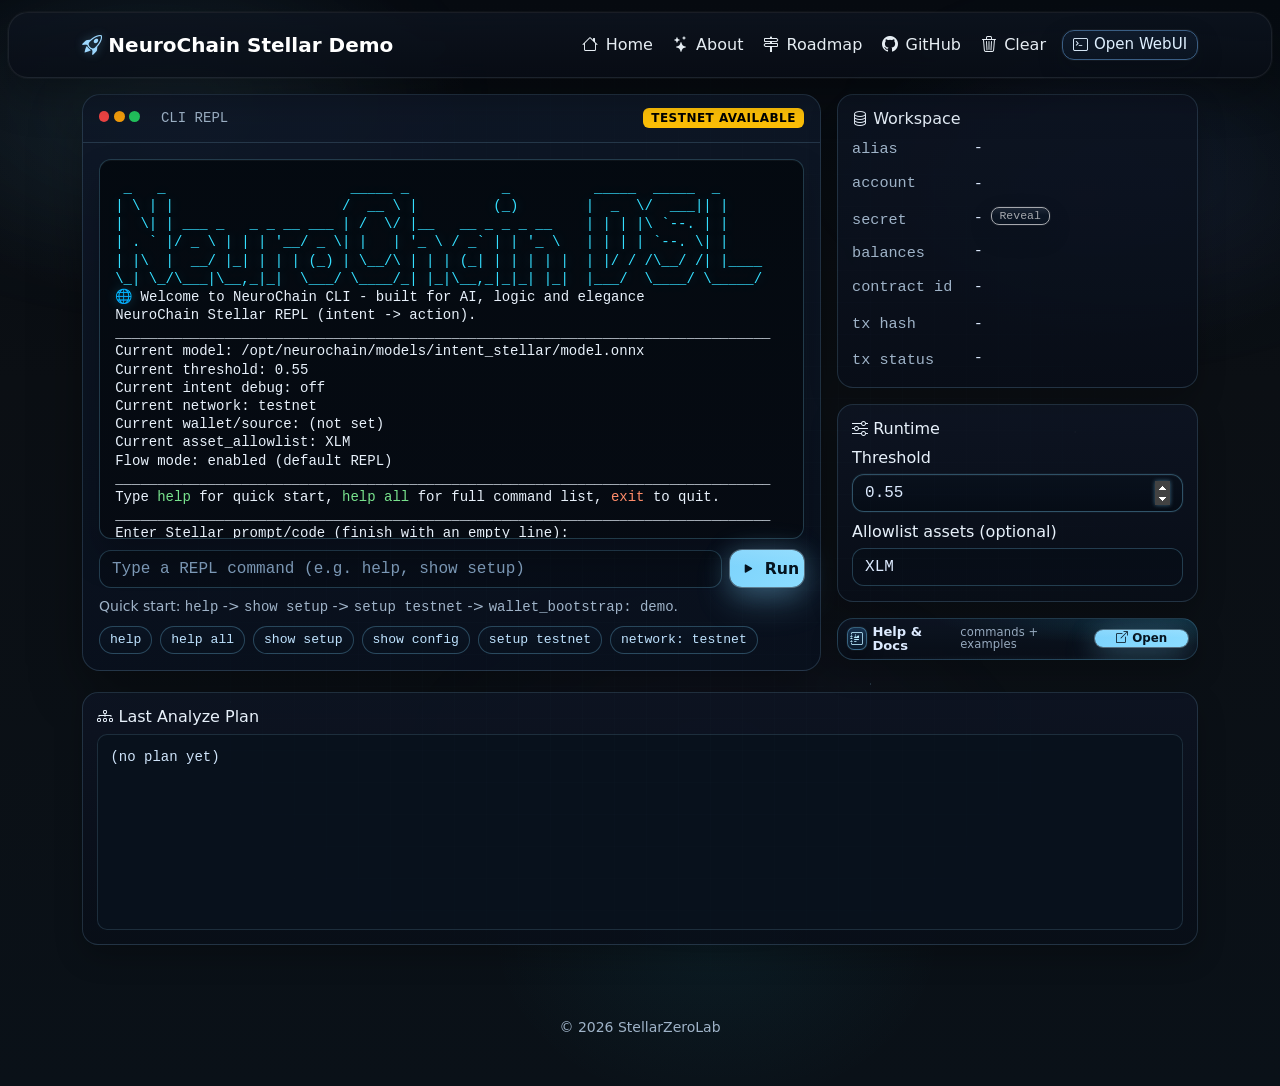
<file: stellarzerolab.art/stellar-cli.html>
<!DOCTYPE html>
<html lang="en">
<head>
  <meta charset="utf-8" />
  <meta name="viewport" content="width=device-width, initial-scale=1, viewport-fit=cover" />
  <title>NeuroChain Stellar Demo · REPL UI</title>
  <meta name="description" content="Terminal-style Stellar testnet demo UI for one-flow classic + Soroban actions." />
  <link rel="canonical" href="https://stellarzerolab.com/stellar-cli">

  <link rel="icon" href="/favicon.ico" sizes="any">
  <link rel="icon" type="image/svg+xml" href="/favicon.svg">
  <link rel="icon" type="image/png" sizes="32x32" href="/favicon-32.png">
  <link rel="manifest" href="/site.webmanifest">

  <link href="https://cdn.jsdelivr.net/npm/bootstrap@5.3.3/dist/css/bootstrap.min.css" rel="stylesheet" crossorigin="anonymous">
  <link href="https://cdn.jsdelivr.net/npm/bootstrap-icons@1.11.3/font/bootstrap-icons.css" rel="stylesheet">

  <style>
    :root{
      --bg:#090d14;
      --panel:#111928;
      --panel-2:#0d1522;
      --ink:#e8f1fb;
      --muted:#9fb3c8;
      --line:rgba(157,216,255,.16);
      --accent:#7dd3fc;
      --accent-2:#22d3ee;
      --warn:#f59e0b;
      --ok:#22c55e;
      --danger:#ef4444;
      --radius:18px;
      --ease:cubic-bezier(.22,.61,.36,1);
      --panel-bg:linear-gradient(180deg, rgba(16,23,36,.82), rgba(8,13,22,.78));
      --panel-border:rgba(255,255,255,.08);
      --panel-glow:
        0 0 0 1px rgba(125,211,252,.05),
        0 22px 60px rgba(0,0,0,.36),
        0 0 32px rgba(34,211,238,.06);
      --mono-font:"Cascadia Mono","Cascadia Code","JetBrains Mono","SFMono-Regular",Consolas,"Liberation Mono","DejaVu Sans Mono","Courier New",monospace;
    }
    html,body{min-height:100%}
    body{
      position:relative;
      color:var(--ink);
      background:
        radial-gradient(32% 24% at 15% 12%, rgba(125,211,252,.08), transparent 70%),
        radial-gradient(28% 22% at 85% 18%, rgba(139,92,246,.08), transparent 72%),
        radial-gradient(24% 22% at 56% 86%, rgba(34,211,238,.06), transparent 74%),
        linear-gradient(180deg,#070b11,#0b0f14 35%,#0a1118 100%);
      overflow-x:hidden;
    }
    body::before{
      content:"";
      position:fixed;
      inset:-10%;
      pointer-events:none;
      z-index:0;
      background:
        radial-gradient(30% 24% at 18% 18%, rgba(125,211,252,.06), transparent 72%),
        radial-gradient(28% 22% at 82% 24%, rgba(34,211,238,.05), transparent 74%),
        radial-gradient(26% 22% at 55% 78%, rgba(139,92,246,.045), transparent 76%);
      filter:blur(44px);
      animation:nebulaFloat 20s ease-in-out infinite alternate;
    }
    body::after{
      background:
        radial-gradient(1px 1px at 10% 18%, rgba(215,240,255,.72) 70%, transparent),
        radial-gradient(1px 1px at 24% 42%, rgba(157,216,255,.55) 70%, transparent),
        radial-gradient(1px 1px at 38% 24%, rgba(255,255,255,.66) 70%, transparent),
        radial-gradient(1px 1px at 56% 64%, rgba(157,216,255,.52) 70%, transparent),
        radial-gradient(1px 1px at 72% 28%, rgba(215,240,255,.68) 70%, transparent),
        radial-gradient(1px 1px at 84% 48%, rgba(255,255,255,.54) 70%, transparent),
        radial-gradient(1px 1px at 68% 76%, rgba(157,216,255,.50) 70%, transparent),
        radial-gradient(1px 1px at 18% 78%, rgba(215,240,255,.62) 70%, transparent);
      opacity:.36;
      animation:
        starTwinkle 7.5s ease-in-out infinite alternate,
        starDrift 36s linear infinite;
      content:"";
      position:fixed;
      inset:0;
      pointer-events:none;
      z-index:0;
    }
    main, footer{
      position:relative;
      z-index:1;
    }
    main{
      position:relative;
      isolation:isolate;
    }
    main::before{
      content:"";
      position:absolute;
      inset:0;
      z-index:0;
      pointer-events:none;
      opacity:.22;
      background-image:
        linear-gradient(rgba(157,216,255,.05) 1px, transparent 1px),
        linear-gradient(90deg, rgba(157,216,255,.05) 1px, transparent 1px);
      background-size:32px 32px;
      mask-image:radial-gradient(circle at center, black 30%, transparent 85%);
      -webkit-mask-image:radial-gradient(circle at center, black 30%, transparent 85%);
    }
    .glass{
      background:var(--panel-bg);
      -webkit-backdrop-filter:blur(12px);
      backdrop-filter:blur(12px);
      border:1px solid var(--panel-border);
      border-radius:var(--radius);
      box-shadow:var(--panel-glow);
    }
    .shadow-soft{box-shadow:0 10px 30px rgba(0,0,0,.35);}
    .navbar{
      background:linear-gradient(180deg,rgba(11,18,30,.92),rgba(11,18,30,.72));
      border-bottom:1px solid rgba(125,211,252,.12);
    }
    .brand{letter-spacing:.5px}
    .nav-shell{
      margin:.75rem auto 0;
      width:min(1320px, calc(100% - 1rem));
      border-radius:20px;
      background:linear-gradient(180deg, rgba(13,20,31,.85), rgba(8,13,22,.82));
      -webkit-backdrop-filter:blur(12px);
      backdrop-filter:blur(12px);
      border:1px solid rgba(255,255,255,.07);
      box-shadow:
        0 0 0 1px rgba(255,255,255,.03),
        0 18px 40px rgba(0,0,0,.28);
      z-index:1030;
    }
    .nav-shell.sticky-top{
      position:sticky;
      top:0;
      z-index:1030;
    }
    .testnet-badge{font-weight:700;letter-spacing:.04em}
    .stellar-demo-icon{
      color:#9dd8ff;
      text-shadow:0 0 10px rgba(125,211,252,.35);
    }
    .nav-quick-link,
    .nav-quick-link:visited{
      display:inline-flex;
      align-items:center;
      gap:.45rem;
      color:#e6edf3;
      text-decoration:none;
      padding:.2rem .25rem;
      line-height:1;
    }
    .nav-quick-link:hover{color:#9dd8ff;text-decoration:none}
    .navbar-toggler{
      border-color:#3a5e84;
      padding:.42rem .62rem;
      box-shadow:none;
    }
    .navbar-toggler:focus{
      box-shadow:0 0 0 .18rem rgba(125,211,252,.18);
    }
    .nav-quick-shell{
      display:flex;
      align-items:center;
      gap:.75rem;
    }
    .nav-quick-cta,
    .nav-quick-cta:visited{
      display:inline-flex;
      align-items:center;
      gap:.38rem;
      color:#dff0ff;
      text-decoration:none;
      padding:.34rem .62rem;
      font-size:.94rem;
      line-height:1;
      white-space:nowrap;
      border-radius:12px;
      border:1px solid #3a5e84;
      background:linear-gradient(180deg,rgba(15,28,47,.82),rgba(11,22,37,.78));
      box-shadow:
        0 0 0 1px rgba(255,255,255,.04),
        0 10px 24px rgba(7,14,25,.26);
      transition:border-color .2s ease,color .2s ease,background .2s ease,box-shadow .2s ease,transform .18s ease;
    }
    .nav-quick-cta:hover{
      color:#f1f8ff;
      text-decoration:none;
      transform:translateY(-1px);
      border-color:#79b3df;
      background:linear-gradient(180deg,rgba(22,40,66,.9),rgba(15,30,49,.88));
      box-shadow:
        0 0 0 1px rgba(185,231,255,.14),
        0 12px 28px rgba(7,14,25,.3),
        0 0 18px rgba(125,211,252,.14);
    }
    .nav-quick-btn{
      display:inline-flex;
      align-items:center;
      gap:.45rem;
      color:#e6edf3;
      background:transparent;
      border:0;
      padding:.2rem .25rem;
      line-height:1;
      cursor:pointer;
    }
    .nav-quick-btn:hover{color:#9dd8ff}
    .nav-quick-link:focus,.nav-quick-btn:focus{outline:none;box-shadow:none}
    .shell{
      border:1px solid var(--line);
      border-radius:18px;
      background:linear-gradient(180deg, rgba(15,24,40,.9), rgba(9,16,29,.94));
      box-shadow:0 18px 52px rgba(0,0,0,.35);
    }
    .shell-head{
      border-bottom:1px solid var(--line);
      padding:.8rem 1rem;
      display:flex;
      justify-content:space-between;
      align-items:center;
      gap:.75rem;
    }
    .dot{
      width:.65rem;
      height:.65rem;
      border-radius:999px;
      display:inline-block;
      margin-right:.3rem;
    }
    .dot.r{background:#ef4444}
    .dot.y{background:#f59e0b}
    .dot.g{background:#22c55e}
    .muted{color:var(--muted)}
    .mono{
      font-family:var(--mono-font);
      font-variant-ligatures:none;
      font-feature-settings:"liga" 0, "calt" 0;
      text-rendering:auto;
      font-weight:400;
    }
    .form-control,.form-select{
      background:linear-gradient(180deg, rgba(7,14,24,.98), rgba(8,14,24,.94));
      color:#dceafe;
      border-color:rgba(125,211,252,.24);
      border-radius:12px;
    }
    .form-control::placeholder{color:#82a0bf}
    .form-control:focus,.form-select:focus{
      border-color:rgba(125,211,252,.55);
      box-shadow:
        0 0 0 .2rem rgba(125,211,252,.14),
        0 0 22px rgba(125,211,252,.16);
      color:#f0f8ff;
      background:#09101a;
    }
    #threshold{
      color-scheme:dark;
      background:linear-gradient(180deg, rgba(9,17,29,.98), rgba(6,13,22,.94));
      border-color:rgba(125,211,252,.34);
      box-shadow:
        inset 0 1px 0 rgba(255,255,255,.04),
        0 0 0 1px rgba(125,211,252,.04);
    }
    #threshold::-webkit-outer-spin-button,
    #threshold::-webkit-inner-spin-button{
      -webkit-appearance:inner-spin-button;
      opacity:1;
      background:transparent !important;
      box-shadow:none !important;
      filter:drop-shadow(0 0 2px rgba(125,211,252,.45));
    }
    #threshold:hover::-webkit-outer-spin-button,
    #threshold:hover::-webkit-inner-spin-button,
    #threshold:focus::-webkit-outer-spin-button,
    #threshold:focus::-webkit-inner-spin-button{
      background:transparent !important;
      box-shadow:none !important;
      filter:drop-shadow(0 0 4px rgba(34,211,238,.75));
    }
    .btn{
      position:relative;
      overflow:hidden;
      isolation:isolate;
      border-radius:12px;
      box-shadow:
        0 0 0 1px rgba(255,255,255,.08),
        0 10px 24px rgba(7,14,25,.36);
      transition:
        transform .18s var(--ease),
        box-shadow .22s ease,
        filter .22s ease,
        background .22s ease,
        border-color .22s ease,
        color .22s ease;
    }
    .btn::before{
      content:"";
      position:absolute;
      inset:0;
      pointer-events:none;
      background:linear-gradient(180deg,rgba(255,255,255,.2),rgba(255,255,255,0) 45%);
      opacity:.55;
      z-index:0;
    }
    .btn::after{
      content:"";
      position:absolute;
      inset:-30% -10%;
      pointer-events:none;
      background:linear-gradient(120deg,transparent 20%,rgba(255,255,255,.24) 50%,transparent 80%);
      transform:translateX(-130%);
      transition:transform .65s var(--ease);
      z-index:0;
    }
    .btn > *{position:relative;z-index:1}
    .btn:hover{
      transform:translateY(-1px);
      box-shadow:
        0 0 0 1px rgba(185,231,255,.28),
        0 14px 30px rgba(8,18,31,.44),
        0 0 26px rgba(125,211,252,.24);
    }
    .btn:hover::after{transform:translateX(130%)}
    .btn-accent{
      --bs-btn-color:#04121e;
      --bs-btn-bg:transparent;
      --bs-btn-border-color:transparent;
      --bs-btn-hover-color:#031018;
      --bs-btn-hover-border-color:transparent;
      --bs-btn-active-color:#031018;
      --bs-btn-active-border-color:transparent;
      --bs-btn-focus-shadow-rgb:125,211,252;
      background:linear-gradient(135deg,var(--accent),#8bdcff);
      border:0;
      color:#04121e;
      font-weight:650;
      box-shadow:
        0 0 0 1px rgba(198,238,255,.34),
        0 14px 34px rgba(125,211,252,.28),
        0 0 28px rgba(125,211,252,.24);
    }
    .btn-accent:hover{
      filter:brightness(1.06) saturate(1.02);
    }
    #runCmdBtn{
      padding:.42rem .72rem;
      font-size:.98rem;
      white-space:nowrap;
    }
    #runCmdBtn i{
      margin-right:.2rem;
      font-size:.95em;
    }
    .btn-outline-light{
      border-color:#3a5e84;
      color:#dff0ff;
      background:linear-gradient(180deg,rgba(15,28,47,.82),rgba(11,22,37,.78));
    }
    .btn-outline-light:hover,
    .btn-outline-light:focus{
      border-color:#79b3df;
      color:#f1f8ff;
      background:linear-gradient(180deg,rgba(22,40,66,.9),rgba(15,30,49,.88));
    }
    .terminal{
      position:relative;
      background:linear-gradient(180deg, rgba(4,10,16,.96), rgba(6,11,18,.96));
      border:1px solid rgba(125,211,252,.24);
      border-radius:12px;
      min-height:380px;
      max-height:380px;
      overflow:auto;
      padding:1.2rem .95rem .95rem;
      margin:0;
      white-space:pre;
      word-break:normal;
      overflow-wrap:normal;
      line-height:1.3;
      font-size:14px;
      tab-size:2;
      box-shadow:inset 0 1px 0 rgba(255,255,255,.04), 0 18px 34px rgba(0,0,0,.24);
    }
    .terminal .ansi-cyan{
      color:#35dfff;
      text-shadow:0 0 12px rgba(53,223,255,.3);
    }
    .terminal .ansi-green{color:#78e28d}
    .terminal .ansi-yellow{color:#f7c45b}
    .terminal .ansi-red{color:#ff8c6a}
    .prompt-line{
      display:flex;
      gap:.5rem;
      align-items:center;
      margin-top:.7rem;
    }
    .plan-card,.state-card,.help-card{
      border:1px solid var(--line);
      border-radius:16px;
      background:linear-gradient(180deg, rgba(13,20,34,.9), rgba(8,14,24,.88));
      padding:.9rem;
      box-shadow:0 12px 28px rgba(0,0,0,.24);
    }
    .side-stack{
      display:flex;
      flex-direction:column;
    }
    .side-stack .runtime-card{
      flex:1 1 auto;
      min-height:0;
    }
    .docs-card{
      position:relative;
      overflow:hidden;
      border-color:rgba(125,211,252,.22);
      padding:.4rem .56rem;
      background:
        radial-gradient(130% 120% at 100% 0%, rgba(34,211,238,.14), transparent 56%),
        linear-gradient(180deg, rgba(13,20,34,.94), rgba(8,14,24,.9));
    }
    .docs-card::after{
      content:"";
      position:absolute;
      inset:auto -24% -56% -24%;
      height:68%;
      pointer-events:none;
      background:radial-gradient(ellipse at center, rgba(125,211,252,.2), transparent 68%);
      opacity:.5;
    }
    .docs-icon{
      width:1.38rem;
      height:1.38rem;
      border-radius:7px;
      display:inline-flex;
      align-items:center;
      justify-content:center;
      color:#bcecff;
      background:linear-gradient(180deg, rgba(24,52,83,.92), rgba(11,28,45,.9));
      border:1px solid rgba(125,211,252,.38);
      box-shadow:
        0 0 0 1px rgba(255,255,255,.03),
        0 10px 18px rgba(0,0,0,.24);
    }
    .docs-inline{
      display:flex;
      align-items:center;
      justify-content:space-between;
      gap:.5rem;
      min-height:1.7rem;
      position:relative;
      z-index:1;
    }
    .docs-label{
      display:inline-flex;
      align-items:center;
      gap:.34rem;
      font-size:.82rem;
      color:#dceafe;
      line-height:1;
    }
    .docs-sub{
      font-size:.72rem;
      color:#9fb3c8;
      letter-spacing:.01em;
      opacity:.94;
    }
    .docs-btn{
      width:auto;
      min-width:5.8rem;
      padding:.15rem 1.02rem;
      font-size:.74rem;
      border-radius:8px;
      justify-content:center;
      gap:.3rem;
      line-height:1;
      position:relative;
      z-index:1;
    }
    @media (min-width: 1200px){
      .top-layout{
        align-items:stretch;
      }
      .top-layout .cli-col,
      .top-layout .side-stack{
        display:flex;
        flex-direction:column;
        height:100%;
      }
      .top-layout .cli-col .shell{
        flex:1 1 auto;
      }
    }
    .shell,
    .plan-card,
    .state-card,
    .help-card{
      transition:
        transform .22s ease,
        box-shadow .22s ease,
        border-color .22s ease,
        background .22s ease;
    }
    .shell:hover,
    .plan-card:hover,
    .state-card:hover,
    .help-card:hover{
      transform:translateY(-3px);
      border-color:rgba(125,211,252,.18);
      box-shadow:
        0 0 0 1px rgba(125,211,252,.08),
        0 28px 70px rgba(0,0,0,.42),
        0 0 26px rgba(34,211,238,.10);
    }
    .plan-card pre{
      margin:0;
      min-height:196px;
      max-height:196px;
      overflow:auto;
      border:1px solid rgba(157,216,255,.14);
      border-radius:10px;
      background:#08111c;
      padding:.75rem;
      color:#cfe4fa;
      white-space:pre-wrap;
      word-break:break-word;
    }
    .terminal,
    .plan-card pre{
      scrollbar-width:thin;
      scrollbar-color:#5f7d9b #050b12;
    }
    .terminal::-webkit-scrollbar,
    .plan-card pre::-webkit-scrollbar{
      width:12px;
      height:12px;
    }
    .terminal::-webkit-scrollbar-track,
    .plan-card pre::-webkit-scrollbar-track{
      background:linear-gradient(180deg,#060c14,#040a12);
      border-left:1px solid rgba(125,211,252,.12);
    }
    .terminal::-webkit-scrollbar-thumb,
    .plan-card pre::-webkit-scrollbar-thumb{
      background:linear-gradient(180deg,#6d8bad,#4f6987);
      border:2px solid #050b12;
      border-radius:999px;
    }
    .terminal::-webkit-scrollbar-thumb:hover,
    .plan-card pre::-webkit-scrollbar-thumb:hover{
      background:linear-gradient(180deg,#83a7cd,#6284aa);
    }
    .terminal::-webkit-scrollbar-corner,
    .plan-card pre::-webkit-scrollbar-corner{
      background:#050b12;
    }
    .terminal::-webkit-scrollbar-button,
    .plan-card pre::-webkit-scrollbar-button{
      width:0;
      height:0;
      display:none;
      background:transparent;
    }
    .state-grid{
      display:grid;
      grid-template-columns:minmax(5.4rem, 6.8rem) minmax(0, 1fr);
      gap:.55rem .8rem;
      font-size:.95rem;
      align-items:flex-start;
    }
    .state-grid .k{
      color:var(--muted);
      padding-top:.12rem;
    }
    .state-value,
    .state-value-wrap{
      min-width:0;
    }
    .state-value{
      color:#dceafe;
      overflow-wrap:anywhere;
      word-break:break-word;
    }
    .state-value-wrap{
      display:flex;
      align-items:center;
      gap:.45rem;
      justify-self:start;
      width:auto;
      max-width:100%;
    }
    .state-value-wrap .state-value{
      flex:0 1 auto;
    }
    .state-value-compact{
      white-space:nowrap;
      overflow:hidden;
      text-overflow:clip;
    }
    .state-secret-cell{
      display:flex;
      align-items:flex-start;
      flex-wrap:wrap;
      gap:.5rem;
      min-width:0;
    }
    #stSecret{
      min-width:0;
      overflow-wrap:anywhere;
      word-break:break-word;
      white-space:normal;
      display:inline-block;
    }
    .secret-toggle-btn{
      padding:.1rem .48rem;
      font-size:.72rem;
      line-height:1.15;
      border-radius:8px;
      white-space:nowrap;
      flex:0 0 auto;
    }
    .copy-btn{
      width:1.75rem;
      height:1.75rem;
      padding:0;
      display:inline-flex;
      align-items:center;
      justify-content:center;
      border-radius:9px;
      flex:0 0 auto;
      font-size:.72rem;
    }
    .copy-btn:disabled{
      opacity:0;
      visibility:hidden;
      pointer-events:none;
    }
    .copy-btn.is-copied{
      border-color:rgba(34,197,94,.6);
      color:#dfffea;
      background:linear-gradient(180deg,rgba(11,48,31,.86),rgba(8,31,21,.82));
      box-shadow:
        0 0 0 1px rgba(34,197,94,.18),
        0 0 18px rgba(34,197,94,.12);
    }
    .pill{
      display:inline-flex;
      align-items:center;
      gap:.4ch;
      border:1px solid var(--line);
      border-radius:999px;
      padding:.2rem .6rem;
      font-size:.8rem;
      color:#cce5fa;
    }
    .pill::before{
      content:"";
      width:.5rem;
      height:.5rem;
      border-radius:999px;
      background:currentColor;
      display:inline-block;
    }
    .cmd-chip{
      border:1px solid rgba(125,211,252,.28);
      border-radius:999px;
      padding:.2rem .62rem;
      background:linear-gradient(180deg,rgba(10,21,36,.88),rgba(8,17,30,.86));
      color:#bfe3ff;
      font-size:.82rem;
      cursor:pointer;
      user-select:none;
      transition:background .2s ease,border-color .2s ease,color .2s ease,transform .18s ease;
    }
    .cmd-chip:hover{
      background:linear-gradient(180deg,rgba(16,31,50,.92),rgba(11,23,39,.9));
      border-color:rgba(157,216,255,.46);
      color:#e9f6ff;
      transform:translateY(-1px);
    }
    @keyframes nebulaFloat{
      from{transform:translate3d(0,0,0) scale(1)}
      to{transform:translate3d(2.2%, -1.4%, 0) scale(1.04)}
    }
    @keyframes starTwinkle{
      from{opacity:.22}
      to{opacity:.44}
    }
    @keyframes starDrift{
      from{transform:translate3d(0,0,0)}
      to{transform:translate3d(-3%, -1.4%, 0)}
    }
    @media (prefers-reduced-motion: reduce){
      body::before,body::after{animation:none}
      .btn,.btn::after,.cmd-chip,.shell,.plan-card,.state-card,.help-card{
        transition:none;
      }
    }
    @media (max-width: 991.98px){
      .navbar-collapse.collapsing{
        transition:height .12s ease !important;
      }
      .nav-shell{
        -webkit-backdrop-filter:none;
        backdrop-filter:none;
      }
      .side-stack .runtime-card{
        flex:0 0 auto;
      }
      .nav-mobile-panel{
        margin-top:.85rem;
        padding:.45rem;
        background:linear-gradient(180deg, rgba(6,10,17,.98), rgba(11,18,30,.98));
        border:1px solid rgba(255,255,255,.07);
        border-radius:16px;
        box-shadow:0 18px 34px rgba(0,0,0,.38);
      }
      .navbar-collapse{
        margin-top:0 !important;
        padding:0 !important;
        background:transparent !important;
        border:0 !important;
        box-shadow:none !important;
      }
      .nav-quick-shell{
        flex-direction:column;
        align-items:stretch;
        gap:.65rem;
        padding-top:.2rem;
      }
      .nav-quick-link,
      .nav-quick-cta,
      .nav-quick-btn{
        width:100%;
        justify-content:flex-start;
        padding:.68rem .78rem;
        border-radius:12px;
      }
      .nav-quick-link,
      .nav-quick-btn{
        background:rgba(255,255,255,.02);
        border:1px solid rgba(255,255,255,.06);
      }
      .nav-quick-link:hover,
      .nav-quick-btn:hover{
        background:rgba(255,255,255,.04);
      }
      .terminal{min-height:300px;max-height:300px}
      .plan-card pre{min-height:150px;max-height:150px}
    }
  </style>
</head>
<body>
  <nav class="navbar navbar-expand-lg navbar-dark glass shadow-soft sticky-top nav-shell">
    <div class="container py-1">
      <div class="d-flex justify-content-between align-items-center w-100">
        <div class="d-flex align-items-center gap-2 flex-wrap">
          <span class="navbar-brand mb-0"><i class="bi bi-rocket-takeoff stellar-demo-icon"></i> <strong>NeuroChain Stellar Demo</strong></span>
        </div>
        <button class="navbar-toggler ms-3" type="button" data-bs-toggle="collapse" data-bs-target="#stellarCliNav" aria-controls="stellarCliNav" aria-expanded="false" aria-label="Toggle navigation">
          <span class="navbar-toggler-icon"></span>
        </button>
      </div>

      <div id="stellarCliNav" class="collapse navbar-collapse mt-3 mt-lg-0">
        <div class="nav-mobile-panel w-100">
          <div class="nav-quick-shell ms-lg-auto">
          <a href="/" class="nav-quick-link" aria-label="Home" title="Home">
            <i class="bi bi-house"></i><span>Home</span>
          </a>
          <a class="nav-quick-link" href="/about" aria-label="About">
            <i class="bi bi-stars"></i><span>About</span>
          </a>
          <a class="nav-quick-link" href="/roadmap" aria-label="Roadmap">
            <i class="bi bi-signpost-2"></i><span>Roadmap</span>
          </a>
          <a class="nav-quick-link" href="https://github.com/stellarzerolab/Neurochain-DSL" target="_blank" rel="noopener" aria-label="GitHub repository">
            <i class="bi bi-github"></i><span class="d-none d-lg-inline">GitHub</span>
          </a>
          <button class="nav-quick-btn" id="clearAll"><i class="bi bi-trash3"></i> Clear</button>
          <a class="nav-quick-cta" href="/webui" aria-label="Open WebUI">
            <i class="bi bi-terminal"></i><span>Open WebUI</span>
          </a>
        </div>
        </div>
      </div>
    </div>
  </nav>

  <main class="container py-3 pb-4">
    <div class="row g-3 top-layout">
      <div class="col-12 col-xl-8 cli-col">
        <section class="shell">
          <div class="shell-head">
            <div class="mono small">
              <span class="dot r"></span><span class="dot y"></span><span class="dot g"></span>
              <span class="ms-2 muted">CLI REPL</span>
            </div>
            <span class="badge text-bg-warning testnet-badge">TESTNET AVAILABLE</span>
          </div>

          <div class="p-3">
            <pre id="terminalOut" class="terminal mono">(type `help` and press Enter)</pre>

            <div class="prompt-line">
              <input id="commandInput" class="form-control mono" placeholder="Type a REPL command (e.g. help, show setup)" aria-label="REPL command input" />
              <button id="runCmdBtn" class="btn btn-accent"><i class="bi bi-play-fill"></i> Run</button>
            </div>
            <div class="small muted mt-2">
              Quick start: <span class="mono">help</span> -> <span class="mono">show setup</span> -> <span class="mono">setup testnet</span> -> <span class="mono">wallet_bootstrap: demo</span>.
            </div>

            <div class="d-flex flex-wrap gap-2 mt-2">
              <span class="cmd-chip mono" data-cmd="help">help</span>
              <span class="cmd-chip mono" data-cmd="help all">help all</span>
              <span class="cmd-chip mono" data-cmd="show setup">show setup</span>
              <span class="cmd-chip mono" data-cmd="show config">show config</span>
              <span class="cmd-chip mono" data-cmd="setup testnet">setup testnet</span>
              <span class="cmd-chip mono" data-cmd="network: testnet">network: testnet</span>
            </div>
          </div>
        </section>
      </div>

      <div class="col-12 col-xl-4 side-stack">
        <section class="state-card mb-3">
          <h6 class="mb-2"><i class="bi bi-database"></i> Workspace</h6>
          <div class="state-grid mono">
            <div class="k">alias</div><div id="stAlias" class="state-value">-</div>
            <div class="k">account</div>
            <div class="state-value-wrap">
              <div id="stAccount" class="state-value state-value-compact">-</div>
              <button class="btn btn-outline-light btn-sm copy-btn" type="button" data-copy-target="stAccount" aria-label="Copy account" title="Copy account">
                <i class="bi bi-copy"></i>
              </button>
            </div>
            <div class="k">secret</div>
            <div class="state-secret-cell">
              <span id="stSecret" class="state-value">-</span>
              <button id="stSecretToggle" class="btn btn-outline-light btn-sm secret-toggle-btn" type="button" aria-label="Reveal secret" aria-pressed="false">Reveal</button>
            </div>
            <div class="k">balances</div><div id="stBalances" class="state-value">-</div>
            <div class="k">contract id</div>
            <div class="state-value-wrap">
              <div id="stContractId" class="state-value state-value-compact">-</div>
              <button class="btn btn-outline-light btn-sm copy-btn" type="button" data-copy-target="stContractId" aria-label="Copy contract id" title="Copy contract id">
                <i class="bi bi-copy"></i>
              </button>
            </div>
            <div class="k">tx hash</div>
            <div class="state-value-wrap">
              <div id="stTxHash" class="state-value state-value-compact">-</div>
              <button class="btn btn-outline-light btn-sm copy-btn" type="button" data-copy-target="stTxHash" aria-label="Copy transaction hash" title="Copy transaction hash">
                <i class="bi bi-copy"></i>
              </button>
            </div>
            <div class="k">tx status</div><div id="stTxStatus" class="state-value">-</div>
          </div>
        </section>

        <section class="help-card runtime-card">
          <h6 class="mb-2"><i class="bi bi-sliders"></i> Runtime</h6>
          <label class="form-label mb-1">Threshold</label>
          <input id="threshold" type="number" class="form-control mono mb-2" min="0" max="1" step="0.01" value="0.55">
          <label class="form-label mb-1">Allowlist assets (optional)</label>
          <input id="allowlistAssets" class="form-control mono" placeholder="XLM,USDC:GISSUER">
        </section>

        <section class="help-card docs-card mt-3 mb-3">
          <div class="docs-inline">
            <div class="docs-label">
              <span class="docs-icon" aria-hidden="true"><i class="bi bi-journal-richtext"></i></span>
              <strong>Help &amp; Docs</strong>
              <span class="docs-sub">commands + examples</span>
            </div>
            <a class="btn btn-accent docs-btn" href="/help.html" aria-label="Open help documentation">
              <i class="bi bi-box-arrow-up-right"></i> Open
            </a>
          </div>
        </section>
      </div>

      <div class="col-12">
        <section class="plan-card">
          <h6 class="mb-2"><i class="bi bi-diagram-3"></i> Last Analyze Plan</h6>
          <pre id="planOut" class="mono">(no plan yet)</pre>
        </section>
      </div>
    </div>
  </main>

  <footer class="container my-5 text-center muted">
    <div class="small">© <span id="year"></span> StellarZeroLab</div>
  </footer>

  <script>
    const $ = (sel) => document.querySelector(sel);
    const els = {
      terminalOut: $("#terminalOut"),
      commandInput: $("#commandInput"),
      runCmdBtn: $("#runCmdBtn"),
      clearAllBtn: $("#clearAll"),
      cmdChips: Array.from(document.querySelectorAll(".cmd-chip")),
      statusPill: $("#statusPill"),
      planOut: $("#planOut"),
      stAlias: $("#stAlias"),
      stAccount: $("#stAccount"),
      stSecret: $("#stSecret"),
      stSecretToggle: $("#stSecretToggle"),
      stBalances: $("#stBalances"),
      stContractId: $("#stContractId"),
      stTxHash: $("#stTxHash"),
      stTxStatus: $("#stTxStatus"),
      threshold: $("#threshold"),
      allowlistAssets: $("#allowlistAssets"),
      copyBtns: Array.from(document.querySelectorAll("[data-copy-target]")),
    };

    const FALLBACK_TEST_ACCOUNT = "GCAL4PIFKWOIFO6YT4T7TSSES7SJCWV7HN7XAUTNFFSGQK74RFUSAJBX";
    const ALIAS_ACCOUNT_CACHE_KEY = "nc_stellar_alias_account_cache_v1";
    const app = {
      alias: "",
      account: "",
      secret: "",
      secretVisible: false,
      threshold: "0.55",
      allowlistAssets: "XLM",
    };

    let replSocket = null;
    let liveReplConnected = false;
    let closingForReset = false;
    let reconnectAfterClose = false;
    let ansiClass = "";
    let parseCarry = "";
    let planScanBuffer = "";
    let pendingCommand = "";
    let busyDisconnectHint = false;
    let autoReconnectTimer = null;
    let autoReconnectAttempt = 0;
    const aliasAccountCache = loadAliasAccountCache();

    const BUSY_SIGNAL_PREFIX = "BUSY:";
    const AUTO_RECONNECT_DELAYS_MS = [1000, 2000, 4000];
    const ANSI_RESET = "\u001b[0m";
    const ANSI_CYAN = "\u001b[96m";
    const ANSI_GREEN = "\u001b[92m";
    const ANSI_RED = "\u001b[91m";
    const IDLE_PREVIEW_BANNER = [
      `${ANSI_CYAN} _   _                      _____ _           _          _____  _____  _      `,
      "| \\ | |                    /  __ \\ |         (_)        |  _  \\/  ___|| |     ",
      "|  \\| | ___ _   _ _ __ ___ | /  \\/ |__   __ _ _ _ __    | | | |\\ `--. | |     ",
      "| . ` |/ _ \\ | | | '__/ _ \\| |   | '_ \\ / _` | | '_ \\   | | | | `--. \\| |     ",
      "| |\\  |  __/ |_| | | | (_) | \\__/\\ | | | (_| | | | | |  | |/ / /\\__/ /| |____ ",
      `\\_| \\_/\\___|\\__,_|_|  \\___/ \\____/_| |_|\\__,_|_|_| |_|  |___/  \\____/ \\_____/${ANSI_RESET}`,
      `${ANSI_CYAN}🌐${ANSI_RESET} Welcome to NeuroChain CLI - built for AI, logic and elegance`,
      "NeuroChain Stellar REPL (intent -> action).",
      "______________________________________________________________________________",
      "Current model: /opt/neurochain/models/intent_stellar/model.onnx",
      "Current threshold: 0.55",
      "Current intent debug: off",
      "Current network: testnet",
      "Current wallet/source: (not set)",
      "Current asset_allowlist: XLM",
      "Flow mode: enabled (default REPL)",
      "______________________________________________________________________________",
      `Type ${ANSI_GREEN}help${ANSI_RESET} for quick start, ${ANSI_GREEN}help all${ANSI_RESET} for full command list, ${ANSI_RED}exit${ANSI_RESET} to quit.`,
      "______________________________________________________________________________",
      "Enter Stellar prompt/code (finish with an empty line):"
    ].join("\n");

    function looksLikeAccount(value) {
      return /^G[A-Z2-7]{55}$/i.test(String(value || "").trim());
    }

    function normalizeAliasCacheKey(aliasRaw) {
      return String(aliasRaw || "").trim().toLowerCase();
    }

    function loadAliasAccountCache() {
      try {
        const raw = window.localStorage.getItem(ALIAS_ACCOUNT_CACHE_KEY);
        if (!raw) return {};
        const parsed = JSON.parse(raw);
        if (!parsed || typeof parsed !== "object" || Array.isArray(parsed)) return {};
        return parsed;
      } catch {
        return {};
      }
    }

    function saveAliasAccountCache() {
      try {
        window.localStorage.setItem(ALIAS_ACCOUNT_CACHE_KEY, JSON.stringify(aliasAccountCache));
      } catch {
        // Ignore storage errors; workspace will still work for current session.
      }
    }

    function rememberAliasAccount(aliasRaw, accountRaw) {
      const alias = String(aliasRaw || "").trim();
      const account = String(accountRaw || "").trim().toUpperCase();
      if (!alias || !looksLikeAccount(account)) return;
      const key = normalizeAliasCacheKey(alias);
      if (!key) return;
      if (aliasAccountCache[key] === account) return;
      aliasAccountCache[key] = account;
      saveAliasAccountCache();
    }

    function accountForAlias(aliasRaw) {
      const key = normalizeAliasCacheKey(aliasRaw);
      if (!key) return "";
      const cached = String(aliasAccountCache[key] || "").trim();
      return looksLikeAccount(cached) ? cached.toUpperCase() : "";
    }

    function stripWrappingQuotes(value) {
      const text = String(value || "").trim();
      if (text.length >= 2) {
        const starts = text[0];
        const ends = text[text.length - 1];
        if ((starts === '"' && ends === '"') || (starts === "'" && ends === "'")) {
          return text.slice(1, -1).trim();
        }
      }
      return text;
    }

    function parseWalletAliasFromCommand(input) {
      const line = String(input || "").trim();
      if (!line) return "";
      const lower = line.toLowerCase();
      const names = ["wallet", "source", "lompakko"];

      for (const name of names) {
        const prefixes = [`${name}:`, `${name}=`, `${name} `, `set ${name} =`];
        for (const prefix of prefixes) {
          if (!lower.startsWith(prefix)) continue;
          const rawValue = line.slice(prefix.length).trimStart();
          const alias = stripWrappingQuotes(rawValue);
          if (alias) return alias;
        }
      }

      return "";
    }

    function parseContractIdFromCommand(input) {
      const line = String(input || "").trim();
      if (!line) return "";

      const explicit = line.match(/\bcontract_id\s*[:=]\s*["']?(C[A-Z2-7]{55})["']?/i);
      if (explicit) return explicit[1].toUpperCase();

      const policyPath = line.match(/\/contracts\/(C[A-Z2-7]{55})\/policy\.json\b/i)
        || line.match(/\bcontracts\/(C[A-Z2-7]{55})\/policy\.json\b/i);
      if (policyPath) return policyPath[1].toUpperCase();

      const intentInvoke = line.match(/\bInvoke contract\s+(C[A-Z2-7]{55})\b/i);
      if (intentInvoke) return intentInvoke[1].toUpperCase();

      // Fallback for manual invoke/deploy command forms.
      if (/\bsoroban\.contract\.(?:invoke|deploy)\b/i.test(line)) {
        const anyContractId = line.match(/\b(C[A-Z2-7]{55})\b/i);
        if (anyContractId) return anyContractId[1].toUpperCase();
      }

      return "";
    }

    function applyOptimisticWorkspaceUpdate(command) {
      const alias = parseWalletAliasFromCommand(command);
      if (alias) {
        updateAlias(alias);
      }

      const contractId = parseContractIdFromCommand(command);
      if (contractId) {
        setCompactCell(els.stContractId, contractId);
      }
    }

    function resetTerminal() {
      els.terminalOut.textContent = "";
      ansiClass = "";
      parseCarry = "";
      planScanBuffer = "";
    }

    function findMatchingBrace(text, startIndex) {
      let depth = 0;
      let inString = false;
      let escaped = false;

      for (let i = startIndex; i < text.length; i += 1) {
        const ch = text[i];

        if (inString) {
          if (escaped) {
            escaped = false;
          } else if (ch === "\\") {
            escaped = true;
          } else if (ch === "\"") {
            inString = false;
          }
          continue;
        }

        if (ch === "\"") {
          inString = true;
          continue;
        }

        if (ch === "{") {
          depth += 1;
        } else if (ch === "}") {
          depth -= 1;
          if (depth === 0) return i;
        }
      }

      return -1;
    }

    function extractLastPlanJson(text) {
      let cursor = 0;
      let latestPlan = "";

      while (true) {
        const marker = text.indexOf("\"schema_version\"", cursor);
        if (marker === -1) break;
        cursor = marker + 1;

        const startBrace = text.lastIndexOf("{", marker);
        if (startBrace === -1) continue;

        const endBrace = findMatchingBrace(text, startBrace);
        if (endBrace === -1) continue;

        const candidate = text.slice(startBrace, endBrace + 1);
        try {
          const parsed = JSON.parse(candidate);
          if (
            parsed
            && typeof parsed === "object"
            && Object.prototype.hasOwnProperty.call(parsed, "schema_version")
            && Array.isArray(parsed.actions)
          ) {
            latestPlan = JSON.stringify(parsed, null, 2);
          }
        } catch {
          // Ignore non-JSON fragments in stream.
        }
      }

      return latestPlan;
    }

    function renderIdlePreviewBanner() {
      resetTerminal();
      const processed = processIncomingChunk(`${IDLE_PREVIEW_BANNER}\n`);
      appendRawTerm(processed);
      els.terminalOut.scrollTop = 0;
    }

    function normalizeThresholdValue(raw) {
      const text = String(raw ?? "").trim().replace(",", ".");
      const parsed = Number(text);
      if (!Number.isFinite(parsed)) return null;
      const clamped = Math.min(1, Math.max(0, parsed));
      return clamped.toFixed(2);
    }

    function setThresholdField(rawValue) {
      const normalized = normalizeThresholdValue(rawValue);
      if (!normalized) return;
      app.threshold = normalized;
      if (els.threshold) {
        els.threshold.value = normalized;
      }
    }

    function normalizeAllowlistAssets(raw) {
      return String(raw ?? "")
        .split(",")
        .map((part) => part.trim())
        .filter(Boolean)
        .join(",");
    }

    function setAllowlistAssetsField(rawValue) {
      const normalized = normalizeAllowlistAssets(rawValue);
      const next = normalized || "XLM";
      app.allowlistAssets = next;
      if (els.allowlistAssets) {
        els.allowlistAssets.value = next;
      }
    }

    function escapeHtml(value) {
      return String(value)
        .replaceAll("&", "&amp;")
        .replaceAll("<", "&lt;")
        .replaceAll(">", "&gt;")
        .replaceAll('"', "&quot;")
        .replaceAll("'", "&#39;");
    }

    function ansiClassFromCodes(codes) {
      if (codes.includes(0) || codes.includes(39)) return "";
      if (codes.includes(96) || codes.includes(36)) return "ansi-cyan";
      if (codes.includes(92) || codes.includes(32)) return "ansi-green";
      if (codes.includes(93) || codes.includes(33)) return "ansi-yellow";
      if (codes.includes(91) || codes.includes(31)) return "ansi-red";
      return ansiClass;
    }

    function wrapAnsiTextEscaped(escapedText) {
      if (!escapedText) return "";
      return ansiClass ? `<span class="${ansiClass}">${escapedText}</span>` : escapedText;
    }

    function ansiToHtmlChunk(input) {
      const src = String(input || "");
      if (!src) return "";

      const ansiRegex = /\x1b\[([0-9;]*)m/g;
      let out = "";
      let lastIndex = 0;
      let match;

      while ((match = ansiRegex.exec(src)) !== null) {
        const part = src.slice(lastIndex, match.index);
        if (part) {
          out += wrapAnsiTextEscaped(escapeHtml(part));
        }

        const rawCodes = match[1];
        const codes = rawCodes
          ? rawCodes.split(";").map((v) => Number(v)).filter((v) => Number.isFinite(v))
          : [0];
        ansiClass = ansiClassFromCodes(codes);
        lastIndex = ansiRegex.lastIndex;
      }

      const tail = src.slice(lastIndex);
      if (tail) {
        out += wrapAnsiTextEscaped(escapeHtml(tail));
      }
      return out;
    }

    function appendRawTerm(text = "") {
      if (!text) return;
      const html = ansiToHtmlChunk(text);
      if (html) {
        els.terminalOut.insertAdjacentHTML("beforeend", html);
      }
      els.terminalOut.scrollTop = els.terminalOut.scrollHeight;
    }

    function appendSystemLine(text = "") {
      appendRawTerm(`[${new Date().toLocaleTimeString()}] ${text}\n`);
    }

    function echoUserCommand(line = "") {
      const text = String(line || "").trim();
      if (!text) return;
      // Show user-entered command in terminal before server response.
      appendRawTerm(`${ANSI_CYAN}›${ANSI_RESET} ${text}\n`);
    }

    function setCell(el, value) {
      if (!el) return;
      const text = String(value ?? "").trim();
      const next = text || "-";
      el.textContent = next;
      el.title = next === "-" ? "" : next;
      if (next === "-") {
        delete el.dataset.fullValue;
      } else {
        el.dataset.fullValue = next;
      }
      syncCopyButtons();
    }

    function compactMiddle(value, edge = 4) {
      const text = String(value ?? "").trim();
      if (!text) return "-";
      if (text.length <= (edge * 2) + 3) return text;
      return `${text.slice(0, edge)}...${text.slice(-edge)}`;
    }

    function setCompactCell(el, value) {
      if (!el) return;
      const text = String(value ?? "").trim();
      const next = text || "-";
      if (next === "-") {
        el.textContent = "-";
        el.title = "";
        delete el.dataset.fullValue;
      } else {
        el.textContent = compactMiddle(next);
        el.title = next;
        el.dataset.fullValue = next;
      }
      syncCopyButtons();
    }

    function syncCopyButtons() {
      els.copyBtns.forEach((btn) => {
        const targetId = btn.dataset.copyTarget || "";
        const target = targetId ? document.getElementById(targetId) : null;
        const value = String(target?.dataset.fullValue || target?.textContent || "").trim();
        btn.disabled = !value || value === "-";
      });
    }

    function maskSecret(secret) {
      const value = String(secret || "").trim();
      if (!value) return "-";
      if (value.length <= 10) return "••••••";
      return `${value.slice(0, 4)}…${value.slice(-4)}`;
    }

    function renderSecretCell() {
      if (!els.stSecret) return;
      const hasSecret = !!app.secret;
      if (!hasSecret) {
        els.stSecret.textContent = "-";
      } else if (app.secretVisible) {
        els.stSecret.textContent = app.secret;
      } else {
        els.stSecret.textContent = `hidden (${maskSecret(app.secret)})`;
      }
      if (els.stSecretToggle) {
        els.stSecretToggle.disabled = !hasSecret;
        els.stSecretToggle.textContent = hasSecret ? (app.secretVisible ? "Hide" : "Reveal") : "Reveal";
        els.stSecretToggle.setAttribute("aria-pressed", app.secretVisible ? "true" : "false");
      }
      syncCopyButtons();
    }

    function resetWorkspaceState() {
      app.alias = "";
      app.account = "";
      app.secret = "";
      app.secretVisible = false;
      setThresholdField("0.55");
      setAllowlistAssetsField("XLM");
      setCell(els.stAlias, "-");
      setCompactCell(els.stAccount, "-");
      setCell(els.stBalances, "-");
      setCompactCell(els.stContractId, "-");
      setCompactCell(els.stTxHash, "-");
      setCell(els.stTxStatus, "-");
      renderSecretCell();
      syncCopyButtons();
    }

    function updateAlias(aliasRaw) {
      const alias = String(aliasRaw || "").trim();
      if (!alias || alias === "(not set)") {
        app.alias = "";
        setCell(els.stAlias, "-");
        app.account = "";
        setCompactCell(els.stAccount, "-");
        return;
      }
      app.alias = alias;
      setCell(els.stAlias, alias);

      if (looksLikeAccount(alias)) {
        const account = alias.toUpperCase();
        updateAccount(account);
        rememberAliasAccount(alias, account);
      } else {
        const cachedAccount = accountForAlias(alias);
        if (cachedAccount) {
          updateAccount(cachedAccount);
        }
      }
      syncCopyButtons();
    }

    function updateAccount(accountRaw) {
      const account = String(accountRaw || "").trim();
      if (!account) return;
      const normalized = account.toUpperCase();
      app.account = normalized;
      setCompactCell(els.stAccount, normalized);
      if (app.alias && app.alias !== "(not set)") {
        rememberAliasAccount(app.alias, normalized);
      }
      syncCopyButtons();
    }

    function updateSecret(secretRaw) {
      const secret = String(secretRaw || "").trim();
      if (!secret) return;
      app.secret = secret;
      app.secretVisible = false;
      renderSecretCell();
    }

    function stripAnsiForParse(input = "") {
      return String(input).replace(/\x1b\[[0-9;]*m/g, "");
    }

    function parseWorkspaceLine(rawLine) {
      const line = String(rawLine || "")
        .replace(/\r/g, "")
        .trim()
        .replace(/^(?:\.\.\.\s*)+/, "")
        .trim();
      if (!line) return;

      const currentThreshold = line.match(/^Current threshold:\s*([0-9]+(?:[.,][0-9]+)?)$/i);
      if (currentThreshold) {
        setThresholdField(currentThreshold[1]);
        return;
      }

      const thresholdSet = line.match(/^Intent threshold set to:\s*([0-9]+(?:[.,][0-9]+)?)$/i);
      if (thresholdSet) {
        setThresholdField(thresholdSet[1]);
        return;
      }

      const thresholdConfig = line.match(/^- intent_threshold:\s*([0-9]+(?:[.,][0-9]+)?)$/i);
      if (thresholdConfig) {
        setThresholdField(thresholdConfig[1]);
        return;
      }

      const currentAllowlist = line.match(/^Current asset_allowlist:\s*(.+)$/i);
      if (currentAllowlist) {
        setAllowlistAssetsField(currentAllowlist[1]);
        return;
      }

      const allowlistSet = line.match(/^Asset allowlist set to:\s*(.+)$/i);
      if (allowlistSet) {
        setAllowlistAssetsField(allowlistSet[1]);
        return;
      }

      const allowlistConfig = line.match(/^- asset_allowlist:\s*(.+)$/i);
      if (allowlistConfig) {
        setAllowlistAssetsField(allowlistConfig[1]);
        return;
      }

      const aliasGenerated = line.match(/^Wallet key alias generated:\s*(.+)$/i);
      if (aliasGenerated) {
        updateAlias(aliasGenerated[1]);
        return;
      }

      const walletSource = line.match(/^(?:-\s*)?(?:Current\s+)?Wallet\/source(?:\s+set)?\s*:\s*(.+)$/i);
      if (walletSource) {
        updateAlias(walletSource[1]);
        return;
      }

      const publicKey = line.match(/Public key\/address:\s*(G[A-Z2-7]{55})/i);
      if (publicKey) {
        updateAccount(publicKey[1]);
      }

      const balanceLine = line.match(/\bbalance\s+(G[A-Z2-7]{55})\s*:\s*(.+)$/i);
      if (balanceLine) {
        updateAccount(balanceLine[1]);
        setCell(els.stBalances, balanceLine[2]);
      }

      const txHash = line.match(/\btx_hash=([A-Za-z0-9-]{8,})\b/i);
      if (txHash) {
        setCompactCell(els.stTxHash, txHash[1]);
      }

      const txStatus = line.match(/\bstatus=(ok|error|pending)\b/i);
      if (txStatus) {
        setCell(els.stTxStatus, txStatus[1].toLowerCase());
      }

      const contractId = line.match(/\bcontract_id=([A-Za-z0-9:_-]{6,})\b/i);
      if (contractId) {
        setCompactCell(els.stContractId, contractId[1]);
      }

      const contractAddress = line.match(/"contract_address"\s*:\s*"([A-Za-z0-9:_-]{6,})"/i);
      if (contractAddress) {
        setCompactCell(els.stContractId, contractAddress[1]);
      }

      const sorobanSubmit = line.match(/\bsoroban submit\s+(C[A-Z2-7]{55})\b/i);
      if (sorobanSubmit) {
        setCompactCell(els.stContractId, sorobanSubmit[1]);
      }

      const sorobanSim = line.match(/\bsoroban simulate\s+(C[A-Z2-7]{55})\b/i);
      if (sorobanSim) {
        setCompactCell(els.stContractId, sorobanSim[1]);
      }
    }

    function captureAndRedactSecrets(rawText = "") {
      return String(rawText).replace(/\bS[A-Z2-7]{55}\b/g, (secret) => {
        updateSecret(secret);
        return `[secret:${maskSecret(secret)}]`;
      });
    }

    function processIncomingChunk(rawText = "") {
      if (!rawText) return "";
      const redacted = captureAndRedactSecrets(rawText);
      const plain = stripAnsiForParse(redacted).replace(/\r/g, "\n");
      planScanBuffer += plain;
      if (planScanBuffer.length > 200000) {
        planScanBuffer = planScanBuffer.slice(-120000);
      }
      parseCarry += plain;

      let idx = parseCarry.indexOf("\n");
      while (idx !== -1) {
        const line = parseCarry.slice(0, idx);
        parseCarry = parseCarry.slice(idx + 1);
        parseWorkspaceLine(line);
        idx = parseCarry.indexOf("\n");
      }

      if (parseCarry.length > 2048) {
        parseCarry = parseCarry.slice(-1024);
      }

      const latestPlan = extractLastPlanJson(planScanBuffer);
      if (latestPlan && els.planOut && els.planOut.textContent !== latestPlan) {
        els.planOut.textContent = latestPlan;
      }

      return redacted;
    }

    function wsBaseUrl() {
      const proto = window.location.protocol === "https:" ? "wss:" : "ws:";
      return `${proto}//${window.location.host}`;
    }

    function wsReplUrl() {
      return `${wsBaseUrl()}/api/stellar/repl/ws`;
    }

    function showStatus(text, type = "muted") {
      if (!els.statusPill) return;
      els.statusPill.textContent = text;
      if (type === "ok") {
        els.statusPill.style.color = "var(--ok)";
      } else if (type === "warn") {
        els.statusPill.style.color = "var(--warn)";
      } else if (type === "err") {
        els.statusPill.style.color = "var(--danger)";
      } else {
        els.statusPill.style.color = "#cce5fa";
      }
    }

    function clearAutoReconnectTimer() {
      if (!autoReconnectTimer) return;
      window.clearTimeout(autoReconnectTimer);
      autoReconnectTimer = null;
    }

    function scheduleBusyReconnect() {
      if (closingForReset || reconnectAfterClose) return;
      clearAutoReconnectTimer();

      if (autoReconnectAttempt >= AUTO_RECONNECT_DELAYS_MS.length) {
        showStatus("Server busy, retry manually", "warn");
        appendSystemLine("busy: REPL sessions full; reconnect limit reached");
        return;
      }

      const delayMs = AUTO_RECONNECT_DELAYS_MS[autoReconnectAttempt];
      autoReconnectAttempt += 1;
      const total = AUTO_RECONNECT_DELAYS_MS.length;
      showStatus(
        `Server busy, retrying in ${(delayMs / 1000).toFixed(1)}s (${autoReconnectAttempt}/${total})`,
        "warn"
      );
      if (autoReconnectAttempt === 1) {
        appendSystemLine("busy: REPL sessions full; retrying automatically");
      }

      autoReconnectTimer = window.setTimeout(() => {
        autoReconnectTimer = null;
        connectLiveRepl();
      }, delayMs);
    }

    function queueCommandAndEnsureConnection(line) {
      const next = String(line || "").trim();
      if (!next) return;
      pendingCommand = next;

      if (!replSocket || replSocket.readyState === WebSocket.CLOSED || replSocket.readyState === WebSocket.CLOSING) {
        connectLiveRepl();
      }
      showStatus("Connecting live REPL...", "muted");
      appendSystemLine("info: connecting live REPL, command queued");
    }

    function flushPendingCommand() {
      const next = String(pendingCommand || "").trim();
      if (!next) return;
      pendingCommand = "";
      try {
        sendLiveReplCommand(next);
      } catch (err) {
        pendingCommand = next;
        appendSystemLine(`err: failed to send queued command (${String(err?.message || err)})`);
        showStatus("Failed", "err");
      }
    }

    function sendLiveReplCommand(line) {
      if (!replSocket || replSocket.readyState !== WebSocket.OPEN) {
        throw new Error("live REPL socket is not connected");
      }
      const payload = line.endsWith("\n\n") ? line : `${line}\n\n`;
      replSocket.send(payload);
    }

    function connectLiveRepl() {
      if (replSocket && (replSocket.readyState === WebSocket.OPEN || replSocket.readyState === WebSocket.CONNECTING)) {
        return;
      }
      clearAutoReconnectTimer();
      busyDisconnectHint = false;
      replSocket = new WebSocket(wsReplUrl());
      showStatus("Connecting live REPL...", "muted");

      replSocket.addEventListener("open", () => {
        liveReplConnected = true;
        busyDisconnectHint = false;
        autoReconnectAttempt = 0;
        clearAutoReconnectTimer();
        resetTerminal();
        resetWorkspaceState();
        showStatus("Live REPL connected", "ok");
        flushPendingCommand();
      });

      replSocket.addEventListener("message", (event) => {
        const text = typeof event.data === "string" ? event.data : "";
        const plain = stripAnsiForParse(text);
        if (plain.includes(BUSY_SIGNAL_PREFIX)) {
          busyDisconnectHint = true;
          showStatus("Server busy, retrying shortly...", "warn");
        }
        const processed = processIncomingChunk(text);
        appendRawTerm(processed);
      });

      replSocket.addEventListener("close", () => {
        const wasResetClose = closingForReset;
        const shouldReconnect = reconnectAfterClose;
        closingForReset = false;
        reconnectAfterClose = false;
        replSocket = null;
        liveReplConnected = false;
        if (wasResetClose) {
          showStatus("Session reset", "muted");
          if (shouldReconnect) {
            connectLiveRepl();
          }
          return;
        }
        if (busyDisconnectHint) {
          scheduleBusyReconnect();
          return;
        }
        showStatus("Live REPL disconnected", "warn");
      });

      replSocket.addEventListener("error", () => {
        liveReplConnected = false;
        showStatus("Live REPL error", "err");
      });
    }

    function resetLiveReplSession({ reconnect = true, clearTerminal = true } = {}) {
      clearAutoReconnectTimer();
      autoReconnectAttempt = 0;
      busyDisconnectHint = false;
      pendingCommand = "";
      closingForReset = true;
      reconnectAfterClose = reconnect;
      liveReplConnected = false;

      if (clearTerminal) {
        resetTerminal();
      }

      if (replSocket && (replSocket.readyState === WebSocket.OPEN || replSocket.readyState === WebSocket.CONNECTING)) {
        try {
          replSocket.close(1000, "session reset");
        } catch {
          replSocket = null;
          closingForReset = false;
          reconnectAfterClose = false;
          if (reconnect) connectLiveRepl();
        }
        return;
      }

      replSocket = null;
      closingForReset = false;
      reconnectAfterClose = false;
      if (reconnect) connectLiveRepl();
    }

    function runLiveOrError(line) {
      const trimmed = line.trim();
      if (!trimmed) return;
      echoUserCommand(trimmed);
      applyOptimisticWorkspaceUpdate(trimmed);

      if (!liveReplConnected) {
        queueCommandAndEnsureConnection(trimmed);
        return;
      }

      if (!liveReplConnected || !replSocket || replSocket.readyState !== WebSocket.OPEN) {
        queueCommandAndEnsureConnection(trimmed);
        return;
      }

      try {
        sendLiveReplCommand(trimmed);
      } catch (err) {
        appendSystemLine(`err: ${String(err?.message || err)}`);
        showStatus("Failed", "err");
      }
    }

    function wire() {
      els.runCmdBtn?.addEventListener("click", () => {
        const line = els.commandInput.value;
        els.commandInput.value = "";
        runLiveOrError(line);
      });

      els.commandInput?.addEventListener("keydown", (ev) => {
        if (ev.key !== "Enter") return;
        ev.preventDefault();
        const line = els.commandInput.value;
        els.commandInput.value = "";
        runLiveOrError(line);
      });

      els.clearAllBtn?.addEventListener("click", () => {
        if (els.planOut) els.planOut.textContent = "(no plan yet)";
        resetWorkspaceState();
        showStatus("Resetting session...", "muted");
        resetLiveReplSession({ reconnect: false, clearTerminal: true });
        renderIdlePreviewBanner();
        showStatus("Idle (connect on first command)", "muted");
      });

      els.stSecretToggle?.addEventListener("click", () => {
        if (!app.secret) return;
        app.secretVisible = !app.secretVisible;
        renderSecretCell();
      });

      els.threshold?.addEventListener("change", () => {
        const normalized = normalizeThresholdValue(els.threshold.value);
        if (!normalized) {
          setThresholdField(app.threshold || "0.55");
          return;
        }
        if (normalized === app.threshold) {
          setThresholdField(normalized);
          return;
        }
        setThresholdField(normalized);
        runLiveOrError(`intent_threshold: ${normalized}`);
      });

      els.allowlistAssets?.addEventListener("change", () => {
        const normalized = normalizeAllowlistAssets(els.allowlistAssets.value);
        if (!normalized) {
          setAllowlistAssetsField(app.allowlistAssets || "XLM");
          return;
        }
        if (normalized === app.allowlistAssets) {
          setAllowlistAssetsField(normalized);
          return;
        }
        setAllowlistAssetsField(normalized);
        runLiveOrError(`asset_allowlist: ${normalized}`);
      });

      els.copyBtns.forEach((btn) => {
        btn.addEventListener("click", async () => {
          const targetId = btn.dataset.copyTarget || "";
          const target = targetId ? document.getElementById(targetId) : null;
          const value = String(target?.dataset.fullValue || target?.textContent || "").trim();
          if (!target || !value || value === "-") return;
          try {
            await navigator.clipboard.writeText(value);
            btn.classList.add("is-copied");
            btn.innerHTML = '<i class="bi bi-check2"></i>';
            window.setTimeout(() => {
              btn.classList.remove("is-copied");
              btn.innerHTML = '<i class="bi bi-copy"></i>';
            }, 1200);
          } catch {
            appendSystemLine("err: failed to copy value");
          }
        });
      });

      els.cmdChips.forEach((chip) => {
        chip.addEventListener("click", () => {
          const template = chip.dataset.cmd || "";
          const line = template
            .replaceAll("${account}", app.account || FALLBACK_TEST_ACCOUNT)
            .replaceAll("${alias}", app.alias || "demo");
          runLiveOrError(line);
        });
      });
    }

    function init() {
      const yearEl = document.getElementById("year");
      if (yearEl) yearEl.textContent = new Date().getFullYear();
      setThresholdField(app.threshold);
      setAllowlistAssetsField(app.allowlistAssets);
      wire();
      renderIdlePreviewBanner();
      resetWorkspaceState();
      syncCopyButtons();
      showStatus("Idle (connect on first command)", "muted");
      window.addEventListener("beforeunload", () => {
        resetLiveReplSession({ reconnect: false, clearTerminal: false });
      });
    }

    init();
  </script>
  <script src="https://cdn.jsdelivr.net/npm/bootstrap@5.3.3/dist/js/bootstrap.bundle.min.js" crossorigin="anonymous"></script>
</body>
</html>
</file>
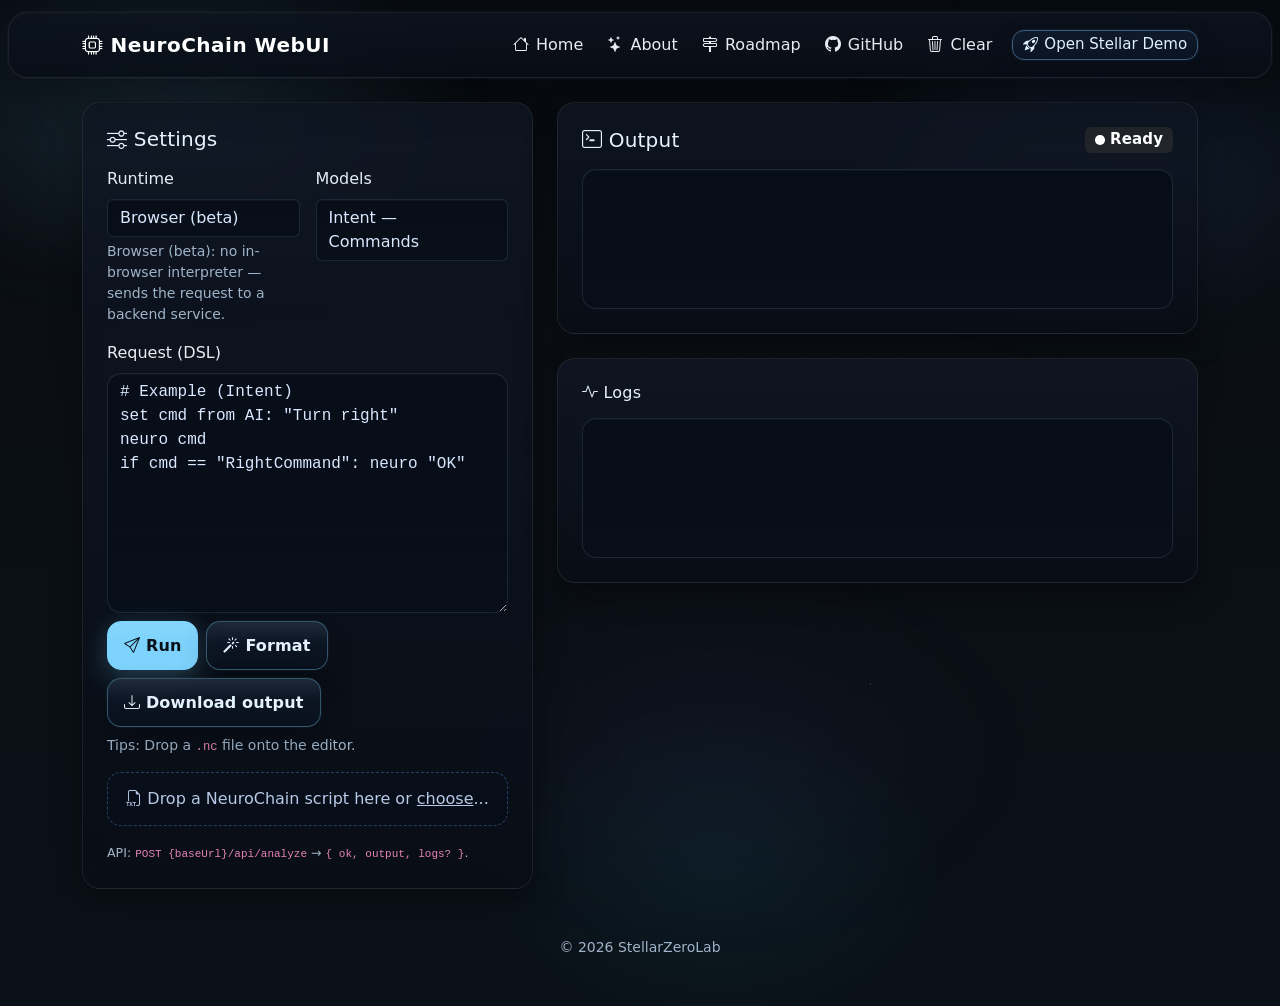
<file: stellarzerolab.art/webui.html>
<!DOCTYPE html>
<html lang="en" data-bs-theme="dark">
<head>
  <meta charset="utf-8" />
  <meta name="viewport" content="width=device-width, initial-scale=1, viewport-fit=cover" />
  <title>NeuroChain WebUI</title>

  <!-- Canonical -->
  <link rel="canonical" href="https://stellarzerolab.com/webui" />

  <!-- Favicons & PWA -->
  <link rel="icon" href="/favicon.ico" sizes="any" />
  <link rel="icon" type="image/svg+xml" href="/favicon.svg" />
  <link rel="icon" type="image/png" sizes="16x16" href="/favicon-16.png" />
  <link rel="icon" type="image/png" sizes="32x32" href="/favicon-32.png" />
  <link rel="icon" type="image/png" sizes="180x180" href="/favicon-180.png" />
  <link rel="icon" type="image/png" sizes="192x192" href="/android-chrome-192.png" />
  <link rel="icon" type="image/png" sizes="512x512" href="/android-chrome-512.png" />

  <!-- iOS -->
  <link rel="apple-touch-icon" sizes="180x180" href="/favicon-180.png" />
  <meta name="apple-mobile-web-app-capable" content="yes" />
  <meta name="apple-mobile-web-app-title" content="NeuroChain WebUI" />
  <meta name="apple-mobile-web-app-status-bar-style" content="black-translucent" />

  <!-- Safari pinned tab -->
  <link rel="mask-icon" href="/safari-pinned-tab.svg" color="#0b0f14" />

  <!-- Windows / Edge -->
  <meta name="msapplication-TileColor" content="#0b0f14" />

  <!-- Manifest -->
  <link rel="manifest" href="/site.webmanifest" />

  <!-- Theme colors -->
  <meta name="theme-color" content="#0b0f14" media="(prefers-color-scheme: dark)" />
  <meta name="theme-color" content="#ffffff" media="(prefers-color-scheme: light)" />

  <!-- Social cards -->
  <meta property="og:title" content="NeuroChain WebUI" />
  <meta property="og:description" content="Run NeuroChain DSL in a clean WebUI. Local API integration, demo mode and quick tools for developers." />
  <meta property="og:type" content="website" />
  <meta property="og:url" content="https://stellarzerolab.com/webui" />
  <meta property="og:image" content="https://stellarzerolab.com/og-cover.png" />
  <meta name="twitter:card" content="summary_large_image" />
  <meta name="twitter:title" content="NeuroChain WebUI" />
  <meta name="twitter:description" content="Lightweight WebUI for the NeuroChain DSL — with API mode and demo mode." />
  <meta name="twitter:image" content="https://stellarzerolab.com/og-cover.png" />

  <!-- Optional iOS splash -->
  <link
    rel="apple-touch-startup-image"
    href="/apple-splash-1290x2796.png"
    media="(device-width: 430px) and (device-height: 932px) and (-webkit-device-pixel-ratio: 3) and (orientation: portrait)"
  />

  <!-- Bootstrap 5 -->
  <link
    href="https://cdn.jsdelivr.net/npm/bootstrap@5.3.3/dist/css/bootstrap.min.css"
    rel="stylesheet"
    crossorigin="anonymous"
  />

  <!-- Bootstrap Icons -->
  <link
    href="https://cdn.jsdelivr.net/npm/bootstrap-icons@1.11.3/font/bootstrap-icons.css"
    rel="stylesheet"
  />

  <style>
    :root{
      --nc-bg:#0b0f14;
      --nc-surface:#111826;
      --nc-surface-2:#0e1520;
      --nc-text:#e6edf3;
      --nc-muted:#9fb3c8;
      --nc-accent:#7dd3fc;
      --nc-accent-2:#22d3ee;
      --nc-purple:#8b5cf6;
      --nc-success:#22c55e;
      --nc-danger:#ef4444;
      --nc-line:rgba(157,216,255,.08);
      --nc-panel-bg:linear-gradient(180deg, rgba(16,23,36,.82), rgba(8,13,22,.78));
      --nc-panel-border:rgba(255,255,255,.08);
      --nc-panel-glow:
        0 0 0 1px rgba(125,211,252,.05),
        0 22px 60px rgba(0,0,0,.36),
        0 0 32px rgba(34,211,238,.06);
      --radius:18px;
    }

    html{
      color-scheme: dark;
    }

    html, body{
      min-height:100%;
    }

    body{
      position:relative;
      overflow-x:hidden;
      color:var(--nc-text);
      background:
        radial-gradient(32% 24% at 15% 12%, rgba(125,211,252,.08), transparent 70%),
        radial-gradient(28% 22% at 85% 18%, rgba(139,92,246,.08), transparent 72%),
        radial-gradient(24% 22% at 56% 86%, rgba(34,211,238,.06), transparent 74%),
        linear-gradient(180deg,#070b11,#0b0f14 35%,#0a1118 100%);
    }

    body::before{
      content:"";
      position:fixed;
      inset:-10%;
      pointer-events:none;
      z-index:0;
      background:
        radial-gradient(30% 24% at 18% 18%, rgba(125,211,252,.06), transparent 72%),
        radial-gradient(28% 22% at 82% 24%, rgba(34,211,238,.05), transparent 74%),
        radial-gradient(26% 22% at 55% 78%, rgba(139,92,246,.045), transparent 76%);
      filter:blur(44px);
      animation:nebulaFloat 20s ease-in-out infinite alternate;
    }

    body::after{
      content:"";
      position:fixed;
      inset:0;
      pointer-events:none;
      z-index:0;
      background:
        radial-gradient(1px 1px at 10% 18%, rgba(215,240,255,.72) 70%, transparent),
        radial-gradient(1px 1px at 24% 42%, rgba(157,216,255,.55) 70%, transparent),
        radial-gradient(1px 1px at 38% 24%, rgba(255,255,255,.66) 70%, transparent),
        radial-gradient(1px 1px at 56% 64%, rgba(157,216,255,.52) 70%, transparent),
        radial-gradient(1px 1px at 72% 28%, rgba(215,240,255,.68) 70%, transparent),
        radial-gradient(1px 1px at 84% 48%, rgba(255,255,255,.54) 70%, transparent),
        radial-gradient(1px 1px at 68% 76%, rgba(157,216,255,.50) 70%, transparent),
        radial-gradient(1px 1px at 18% 78%, rgba(215,240,255,.62) 70%, transparent);
      opacity:.36;
      animation:
        starTwinkle 7.5s ease-in-out infinite alternate,
        starDrift 36s linear infinite;
    }

    nav, main, footer{
      position:relative;
      z-index:1;
    }

    main{
      position:relative;
      isolation:isolate;
    }

    main::before{
      content:"";
      position:absolute;
      inset:0;
      z-index:0;
      pointer-events:none;
      opacity:.22;
      background-image:
        linear-gradient(rgba(157,216,255,.05) 1px, transparent 1px),
        linear-gradient(90deg, rgba(157,216,255,.05) 1px, transparent 1px);
      background-size:32px 32px;
      mask-image:radial-gradient(circle at center, black 30%, transparent 85%);
      -webkit-mask-image:radial-gradient(circle at center, black 30%, transparent 85%);
    }

    main > .row{
      position:relative;
      z-index:1;
    }

    .glass{
      background:var(--nc-panel-bg);
      -webkit-backdrop-filter:blur(12px);
      backdrop-filter:blur(12px);
      border:1px solid var(--nc-panel-border);
      border-radius:var(--radius);
      box-shadow:var(--nc-panel-glow);
    }

    .shadow-soft{
      box-shadow:0 10px 30px rgba(0,0,0,.35);
    }

    .panel-hover{
      transition:
        transform .22s ease,
        box-shadow .22s ease,
        border-color .22s ease,
        background .22s ease;
    }

    .panel-hover:hover{
      transform:translateY(-3px);
      border-color:rgba(125,211,252,.18);
      box-shadow:
        0 0 0 1px rgba(125,211,252,.08),
        0 28px 70px rgba(0,0,0,.42),
        0 0 26px rgba(34,211,238,.10);
    }

    .brand{
      letter-spacing:.5px;
    }

    .nav-shell{
      margin:.75rem auto 0;
      width:min(1320px, calc(100% - 1rem));
      border-radius:20px;
      background:linear-gradient(180deg, rgba(13,20,31,.85), rgba(8,13,22,.82));
      -webkit-backdrop-filter:blur(12px);
      backdrop-filter:blur(12px);
      border:1px solid rgba(255,255,255,.07);
      box-shadow:
        0 0 0 1px rgba(255,255,255,.03),
        0 18px 40px rgba(0,0,0,.28);
    }

    .card-title{
      color:#e7f3ff;
      letter-spacing:.2px;
    }

    .muted{
      color:var(--nc-muted);
    }

    .pointer{
      cursor:pointer;
    }

    .small-note{
      font-size:.9rem;
    }

    .code{
      font-family:
        ui-monospace,
        SFMono-Regular,
        Menlo,
        Monaco,
        Consolas,
        "Liberation Mono",
        "Courier New",
        monospace;
    }

    .badge-dot{
      display:inline-flex;
      align-items:center;
      gap:.5ch;
    }

    .badge-dot::before{
      content:"";
      width:.6rem;
      height:.6rem;
      border-radius:50%;
      background:currentColor;
      display:inline-block;
    }

    pre{
      white-space:pre-wrap;
      word-break:break-word;
    }

    a, a:visited{
      color:#9dd8ff;
    }

    .form-control,
    .form-select,
    textarea.code,
    #output,
    #logs{
      background:linear-gradient(180deg, rgba(8,14,24,.96), rgba(9,15,26,.92));
      color:#d9e8ff;
      border:1px solid rgba(157,216,255,.12);
      box-shadow:inset 0 1px 0 rgba(255,255,255,.03);
    }

    .form-control::placeholder,
    textarea.code::placeholder{
      color:#89a0bb;
    }

    .form-control:focus,
    .form-select:focus,
    textarea.code:focus{
      background:#09111d;
      color:#eaf4ff;
      border-color:rgba(125,211,252,.55);
      box-shadow:
        0 0 0 .2rem rgba(125,211,252,.14),
        inset 0 1px 0 rgba(255,255,255,.03);
    }

    textarea.code{
      min-height:240px;
      resize:vertical;
      border-radius:14px;
    }

    #output,
    #logs{
      min-height:140px;
      border-radius:14px;
      padding:1rem;
      overflow:auto;
    }

    .btn,
    .nav-quick-link,
    .nav-quick-btn,
    .nav-quick-cta{
      transition:
        transform .18s ease,
        box-shadow .18s ease,
        border-color .18s ease,
        background-color .18s ease,
        color .18s ease;
    }

    .btn{
      position:relative;
      overflow:hidden;
      isolation:isolate;
      border-radius:14px;
      border-width:1px;
      padding:.72rem 1rem;
      font-weight:600;
      letter-spacing:.01em;
      box-shadow:
        0 0 0 1px rgba(255,255,255,.04),
        0 12px 28px rgba(0,0,0,.24);
    }

    .btn::before{
      content:"";
      position:absolute;
      inset:0;
      pointer-events:none;
      background:linear-gradient(180deg, rgba(255,255,255,.14), rgba(255,255,255,0) 45%);
      opacity:.5;
      z-index:0;
    }

    .btn::after{
      content:"";
      position:absolute;
      inset:-30% -10%;
      pointer-events:none;
      background:linear-gradient(120deg, transparent 20%, rgba(255,255,255,.18) 50%, transparent 80%);
      transform:translateX(-130%);
      transition:transform .65s ease;
      z-index:0;
    }

    .btn > *{
      position:relative;
      z-index:1;
    }

    .btn:hover,
    .nav-quick-cta:hover{
      transform:translateY(-1px);
    }

    .btn:hover::after{
      transform:translateX(130%);
    }

    .btn-accent{
      --bs-btn-color:#081018;
      --bs-btn-bg:var(--nc-accent);
      --bs-btn-border-color:var(--nc-accent);
      --bs-btn-hover-color:#02070c;
      --bs-btn-hover-bg:var(--nc-accent);
      --bs-btn-hover-border-color:var(--nc-accent);
      --bs-btn-active-color:#02070c;
      --bs-btn-active-bg:var(--nc-accent);
      --bs-btn-active-border-color:var(--nc-accent);
      --bs-btn-disabled-color:#081018;
      --bs-btn-disabled-bg:var(--nc-accent);
      --bs-btn-disabled-border-color:var(--nc-accent);
      --bs-btn-focus-shadow-rgb:125,211,252;
      background-color:var(--nc-accent);
      border-color:var(--nc-accent);
      color:#081018;
      box-shadow:
        0 10px 30px rgba(125,211,252,.22),
        0 0 18px rgba(125,211,252,.08);
    }

    .btn-accent:hover{
      filter:brightness(1.08);
      box-shadow:
        0 14px 36px rgba(125,211,252,.28),
        0 0 22px rgba(125,211,252,.14);
    }

    .btn-outline-light{
      color:#e4f2ff;
      border-color:rgba(125,211,252,.34);
      background:linear-gradient(180deg, rgba(15,27,44,.88), rgba(10,18,31,.84));
      box-shadow:
        0 0 0 1px rgba(255,255,255,.03),
        0 12px 28px rgba(0,0,0,.22);
    }

    .btn-outline-light:hover,
    .btn-outline-light:focus{
      color:#f4f9ff;
      border-color:rgba(157,216,255,.56);
      background:linear-gradient(180deg, rgba(20,36,58,.92), rgba(12,22,36,.9));
      box-shadow:
        0 0 0 1px rgba(157,216,255,.1),
        0 16px 32px rgba(0,0,0,.26),
        0 0 18px rgba(125,211,252,.1);
    }

    .dropzone{
      position:relative;
      overflow:hidden;
      border:1.5px dashed #274062;
      border-radius:14px;
      padding:14px;
      background:linear-gradient(180deg, rgba(9,16,27,.96), rgba(8,14,24,.92));
      color:#b7c9e6;
    }

    .dropzone::before{
      content:"";
      position:absolute;
      inset:0;
      background:linear-gradient(120deg, transparent 20%, rgba(125,211,252,.06) 50%, transparent 80%);
      transform:translateX(-100%);
      transition:transform .6s ease;
      pointer-events:none;
    }

    .dropzone:hover::before{
      transform:translateX(100%);
    }

    .form-switch .form-check-input{
      cursor:pointer;
    }

    .nav-quick-shell{
      display:flex;
      align-items:center;
      gap:1rem;
    }

    .nav-quick-link,
    .nav-quick-link:visited{
      display:inline-flex;
      align-items:center;
      gap:.45rem;
      color:#e6edf3;
      text-decoration:none;
      padding:.2rem .25rem;
      line-height:1;
    }

    .nav-quick-link:hover{
      color:#9dd8ff;
      text-decoration:none;
    }

    .nav-quick-btn{
      display:inline-flex;
      align-items:center;
      gap:.45rem;
      color:#e6edf3;
      background:transparent;
      border:0;
      padding:.2rem .25rem;
      line-height:1;
      cursor:pointer;
    }

    .nav-quick-btn:hover{
      color:#9dd8ff;
    }

    .nav-quick-link:focus,
    .nav-quick-btn:focus{
      outline:none;
      box-shadow:none;
    }

    .nav-quick-cta,
    .nav-quick-cta:visited{
      display:inline-flex;
      align-items:center;
      gap:.38rem;
      color:#dff0ff;
      text-decoration:none;
      padding:.34rem .62rem;
      font-size:.94rem;
      line-height:1;
      white-space:nowrap;
      border-radius:12px;
      border:1px solid #3a5e84;
      background:linear-gradient(180deg, rgba(15,28,47,.82), rgba(11,22,37,.78));
      box-shadow:
        0 0 0 1px rgba(255,255,255,.04),
        0 10px 24px rgba(7,14,25,.26);
    }

    .nav-quick-cta:hover{
      color:#f1f8ff;
      text-decoration:none;
      border-color:#79b3df;
      background:linear-gradient(180deg, rgba(22,40,66,.9), rgba(15,30,49,.88));
      box-shadow:
        0 0 0 1px rgba(185,231,255,.14),
        0 12px 28px rgba(7,14,25,.3),
        0 0 18px rgba(125,211,252,.14);
    }

    .navbar-toggler{
      border-color:#3a5e84;
      padding:.42rem .62rem;
      box-shadow:none;
    }

    .navbar-toggler:focus{
      box-shadow:0 0 0 .18rem rgba(125,211,252,.18);
    }

    .models-toggle,
    .runtime-toggle{
      cursor:pointer;
      display:flex;
      align-items:center;
      justify-content:space-between;
      text-align:left;
    }

    .models-menu,
    .runtime-menu{
      min-width:100%;
      max-width:100%;
    }

    .runtime-menu{
      padding:.42rem;
      border:1px solid rgba(125,211,252,.12);
      background:linear-gradient(180deg, rgba(10,17,30,.96), rgba(7,13,24,.95));
      -webkit-backdrop-filter:blur(14px);
      backdrop-filter:blur(14px);
    }

    .runtime-menu .dropdown-item{
      display:flex;
      align-items:center;
      justify-content:space-between;
      gap:.8rem;
      border-radius:12px;
      color:#dff0ff;
      padding:.72rem .82rem;
      background:transparent;
    }

    .runtime-menu .dropdown-item:hover,
    .runtime-menu .dropdown-item:focus,
    .runtime-menu .dropdown-item.active{
      color:#ffffff;
      background:linear-gradient(180deg, rgba(22,40,66,.9), rgba(15,30,49,.88));
    }
    .runtime-menu .dropdown-item i{
      opacity:0;
      transition:opacity .18s ease;
    }
    .runtime-menu .dropdown-item.active i{
      opacity:1;
    }

    #statusBadge{
      transition:all .2s ease;
    }

    #statusBadge.text-bg-primary{
      box-shadow:0 0 18px rgba(13,110,253,.28);
      animation:statusPulse 1.5s ease-in-out infinite;
    }

    #statusBadge.text-bg-success{
      box-shadow:0 0 18px rgba(34,197,94,.28);
      animation:none;
    }

    #statusBadge.text-bg-danger{
      box-shadow:0 0 18px rgba(239,68,68,.28);
      animation:none;
    }

    textarea.code::-webkit-scrollbar,
    #output::-webkit-scrollbar,
    #logs::-webkit-scrollbar{
      width:12px;
      height:12px;
    }

    textarea.code::-webkit-scrollbar-thumb,
    #output::-webkit-scrollbar-thumb,
    #logs::-webkit-scrollbar-thumb{
      background:rgba(125,211,252,.22);
      border-radius:999px;
      border:3px solid transparent;
      background-clip:padding-box;
    }

    textarea.code::-webkit-scrollbar-track,
    #output::-webkit-scrollbar-track,
    #logs::-webkit-scrollbar-track{
      background:rgba(255,255,255,.03);
    }

    @media (max-width: 991.98px){
      .navbar-collapse.collapsing{
        transition:height .12s ease !important;
      }
      .nav-shell{
        -webkit-backdrop-filter:none;
        backdrop-filter:none;
      }
      .nav-mobile-panel{
        margin-top:.85rem;
        padding:.45rem;
        background:linear-gradient(180deg, rgba(6,10,17,.98), rgba(11,18,30,.98));
        border:1px solid rgba(255,255,255,.07);
        border-radius:16px;
        box-shadow:0 18px 34px rgba(0,0,0,.38);
      }

      .navbar-collapse{
        margin-top:0 !important;
        padding:0 !important;
        background:transparent !important;
        border:0 !important;
        box-shadow:none !important;
      }

      .nav-quick-shell{
        flex-direction:column;
        align-items:stretch;
        gap:.65rem;
        padding-top:.2rem;
      }

      .nav-quick-link,
      .nav-quick-cta,
      .nav-quick-btn{
        width:100%;
        justify-content:flex-start;
        padding:.68rem .78rem;
        border-radius:12px;
      }

      .nav-quick-link,
      .nav-quick-btn{
        background:rgba(255,255,255,.02);
        border:1px solid rgba(255,255,255,.06);
      }

      .nav-quick-link:hover,
      .nav-quick-btn:hover{
        background:rgba(255,255,255,.04);
      }
    }

    @media (max-width: 575.98px){
      .models-menu{
        position:static !important;
        inset:auto !important;
        transform:none !important;
        width:100%;
        max-height:50vh;
        overflow-y:auto;
        margin-top:.5rem;
        background:rgba(14,21,32,.96);
        -webkit-backdrop-filter:none;
        backdrop-filter:none;
      }

      .mobile-hide-shortcuts{
        display:none !important;
      }
    }

    @keyframes starTwinkle{
      from{ opacity:.22; }
      to{ opacity:.44; }
    }

    @keyframes starDrift{
      from{ transform:translate3d(0,0,0); }
      to{ transform:translate3d(-1.2%,1%,0); }
    }

    @keyframes nebulaFloat{
      from{ transform:translate3d(0,0,0) scale(1); }
      to{ transform:translate3d(-1.5%,1.5%,0) scale(1.03); }
    }

    @keyframes statusPulse{
      0%,100%{ transform:scale(1); }
      50%{ transform:scale(1.04); }
    }

    @media (prefers-reduced-motion: reduce){
      body::before,
      body::after,
      .panel-hover,
      .btn,
      .nav-quick-link,
      .nav-quick-btn,
      .nav-quick-cta,
      .dropzone::before,
      #statusBadge{
        animation:none !important;
        transition:none !important;
        transform:none !important;
      }
    }
  </style>
</head>
<body>
  <!-- NAV -->
  <nav class="navbar navbar-expand-lg glass shadow-soft sticky-top nav-shell">
    <div class="container py-1">
      <div class="d-flex justify-content-between align-items-center w-100">
        <span class="navbar-brand brand d-flex align-items-center gap-2 mb-0">
          <i class="bi bi-cpu"></i><strong>NeuroChain WebUI</strong>
        </span>

        <button
          class="navbar-toggler ms-3"
          type="button"
          data-bs-toggle="collapse"
          data-bs-target="#webuiNav"
          aria-controls="webuiNav"
          aria-expanded="false"
          aria-label="Toggle navigation"
        >
          <span class="navbar-toggler-icon"></span>
        </button>
      </div>

      <div id="webuiNav" class="collapse navbar-collapse mt-3 mt-lg-0">
        <div class="nav-mobile-panel w-100">
          <div class="nav-quick-shell ms-lg-auto">
            <a href="/" class="nav-quick-link" aria-label="Home" title="Home">
              <i class="bi bi-house"></i><span>Home</span>
            </a>

            <a class="nav-quick-link" href="/about" aria-label="About">
              <i class="bi bi-stars"></i><span>About</span>
            </a>

            <a class="nav-quick-link" href="/roadmap" aria-label="Roadmap">
              <i class="bi bi-signpost-2"></i><span>Roadmap</span>
            </a>

            <a
              class="nav-quick-link"
              href="https://github.com/stellarzerolab/Neurochain-DSL"
              target="_blank"
              rel="noopener"
              aria-label="GitHub repository"
            >
              <i class="bi bi-github"></i><span class="d-none d-lg-inline">GitHub</span>
            </a>

            <button class="nav-quick-btn" id="clearAll" type="button">
              <i class="bi bi-trash3"></i> Clear
            </button>

            <a class="nav-quick-cta" href="/stellar-cli" aria-label="Open Stellar Demo">
              <i class="bi bi-rocket-takeoff"></i><span>Open Stellar Demo</span>
            </a>
          </div>
        </div>
      </div>
    </div>
  </nav>

  <!-- MAIN -->
  <main class="container my-4">
    <div class="row g-4">
      <!-- LEFT -->
      <section class="col-12 col-lg-5">
        <div class="p-3 p-md-4 glass shadow-soft h-100 panel-hover">
          <h5 class="card-title mb-3"><i class="bi bi-sliders"></i> Settings</h5>

          <div class="row g-3">
            <!-- Runtime -->
            <div class="col-12 col-md-6">
              <label class="form-label" for="runtimeDropdown">Runtime</label>
              <input id="runtime" type="hidden" value="browser" />
              <div class="dropdown" data-bs-theme="dark">
                <button
                  type="button"
                  class="form-select runtime-toggle"
                  id="runtimeDropdown"
                  data-bs-toggle="dropdown"
                  aria-expanded="false"
                >
                  <span id="runtimeSummary">Browser (beta)</span>
                </button>

                <div class="dropdown-menu runtime-menu" aria-labelledby="runtimeDropdown">
                  <button type="button" class="dropdown-item" data-runtime-value="browser">
                    <span>Browser (beta)</span>
                    <i class="bi bi-check2"></i>
                  </button>
                  <button type="button" class="dropdown-item" data-runtime-value="api">
                    <span>API (local / same-origin)</span>
                    <i class="bi bi-check2"></i>
                  </button>
                </div>
              </div>
              <div class="form-text muted" id="runtimeHelp">
                Browser (beta): no in-browser interpreter — sends the request to a backend service.
              </div>
            </div>

            <!-- Models -->
            <div class="col-12 col-md-6">
              <label class="form-label">Models</label>

              <div class="dropdown" data-bs-theme="dark" data-bs-auto-close="outside">
                <button
                  type="button"
                  class="form-select models-toggle"
                  id="modelsDropdown"
                  data-bs-toggle="dropdown"
                  aria-expanded="false"
                >
                  <span id="modelsSummary">Select models…</span>
                </button>

                <div class="dropdown-menu p-3 glass shadow-soft models-menu" aria-labelledby="modelsDropdown">
                  <div class="d-flex flex-wrap gap-2 mb-2">
                    <button type="button" class="btn btn-sm btn-outline-light" id="modelsAll">All</button>
                    <button type="button" class="btn btn-sm btn-outline-light" id="modelsNone">None</button>
                  </div>

                  <div id="models" class="row g-2">
                    <div class="col-12 col-sm-6">
                      <div class="form-check">
                        <input class="form-check-input" type="checkbox" name="model" id="m_sst2" value="sst2">
                        <label class="form-check-label" for="m_sst2">SST2 — Sentiment</label>
                      </div>

                      <div class="form-check">
                        <input class="form-check-input" type="checkbox" name="model" id="m_toxic" value="toxic">
                        <label class="form-check-label" for="m_toxic">Toxic — Binary</label>
                      </div>

                      <div class="form-check">
                        <input class="form-check-input" type="checkbox" name="model" id="m_factcheck" value="factcheck">
                        <label class="form-check-label" for="m_factcheck">FactCheck — NLI</label>
                      </div>
                    </div>

                    <div class="col-12 col-sm-6">
                      <div class="form-check">
                        <input class="form-check-input" type="checkbox" name="model" id="m_intent" value="intent">
                        <label class="form-check-label" for="m_intent">Intent — Commands</label>
                      </div>

                      <div class="form-check">
                        <input class="form-check-input" type="checkbox" name="model" id="m_macro" value="macro">
                        <label class="form-check-label" for="m_macro">MacroIntent — Macros</label>
                      </div>
                    </div>
                  </div>

                  <div class="form-text muted mt-2">
                    One request is sent per selected model. If the script contains explicit
                    <code>AI:</code> lines, model selection is ignored.
                  </div>
                </div>
              </div>
            </div>

            <!-- API URL -->
            <div class="col-12 col-md-7 api-only">
              <label class="form-label" for="baseUrl">API Base URL</label>
              <input id="baseUrl" class="form-control" placeholder="(empty = same domain)" />
              <div class="form-text muted">
                e.g. http://localhost:8081 — empty uses same-origin <code>/api</code>.
              </div>
            </div>

            <!-- Editor -->
            <div class="col-12">
              <label class="form-label" for="input">Request (DSL)</label>
              <textarea
                id="input"
                class="form-control code"
                spellcheck="false"
                placeholder='e.g.
set mood from AI: "This product is great!"
if mood == "Positive": neuro "OK"'
              ></textarea>

              <div class="d-flex flex-wrap gap-2 mt-2">
                <button id="run" class="btn btn-accent" type="button">
                  <i class="bi bi-send"></i> Run
                </button>

                <button id="format" class="btn btn-outline-light" type="button">
                  <i class="bi bi-magic"></i> Format
                </button>

                <button id="download" class="btn btn-outline-light" type="button">
                  <i class="bi bi-download"></i> Download output
                </button>
              </div>

              <div class="form-text muted mt-2 mobile-hide-shortcuts">
                Tips: Drop a <code>.nc</code> file onto the editor.
              </div>
            </div>

            <!-- Dropzone -->
            <div class="col-12">
              <div id="drop" class="dropzone text-center pointer">
                <i class="bi bi-filetype-txt"></i> Drop a NeuroChain script here or
                <span class="text-decoration-underline">choose</span>...
                <input id="file" type="file" accept=".nc,.txt,.md" hidden />
              </div>
            </div>

            <div class="col-12 small-note">
              <small class="muted">
                API: <code>POST {baseUrl}/api/analyze</code> → <code>{ ok, output, logs? }</code>.
              </small>
            </div>
          </div>
        </div>
      </section>

      <!-- RIGHT -->
      <section class="col-12 col-lg-7">
        <div class="p-3 p-md-4 glass shadow-soft mb-4 panel-hover">
          <h5 class="card-title mb-3 d-flex justify-content-between align-items-center">
            <span><i class="bi bi-terminal"></i> Output</span>
            <span class="badge text-bg-dark badge-dot" id="statusBadge">Ready</span>
          </h5>

          <pre id="output" class="code mb-0" aria-live="polite"></pre>
        </div>

        <div class="p-3 p-md-4 glass shadow-soft panel-hover">
          <h6 class="card-title mb-3"><i class="bi bi-activity"></i> Logs</h6>
          <div id="logs" class="code" aria-live="polite"></div>
        </div>
      </section>
    </div>
  </main>

  <footer class="container my-5 text-center muted">
    <div class="small">
      © <span id="year"></span> StellarZeroLab
    </div>
  </footer>

  <script>
    const $ = (s) => document.querySelector(s);

    const runtimeEl = $('#runtime');
    const runtimeSummaryEl = $('#runtimeSummary');
    const runtimeHelpEl = $('#runtimeHelp');
    const runtimeItems = Array.from(document.querySelectorAll('[data-runtime-value]'));
    const modelBoxes = Array.from(document.querySelectorAll('input[name="model"]'));
    const modelsAllBtn = $('#modelsAll');
    const modelsNoneBtn = $('#modelsNone');
    const modelsSummaryEl = $('#modelsSummary');
    const inputEl = $('#input');
    const outputEl = $('#output');
    const logsEl = $('#logs');
    const runBtn = $('#run');
    const baseUrlEl = $('#baseUrl');
    const formatBtn = $('#format');
    const clearBtn = $('#clearAll');
    const status = $('#statusBadge');
    const downloadBtn = $('#download');
    const drop = $('#drop');
    const file = $('#file');

    const DEFAULT_EXAMPLE = `# Example
set mood from AI: "This product is great!"
if mood == "Positive": neuro "OK"`;

    const EXAMPLES = {
      sst2: `# Example (SST2)
set mood from AI: "This product is great!"
if mood == "Positive": neuro "OK"`,

      toxic: `# Example (Toxic)
set label from AI: "You are awesome!"
if label == "Not toxic": neuro "OK"`,

      factcheck: `# Example (FactCheck)
set verdict from AI: "Cats are animals. | Cats are animals."
if verdict == "entailment": neuro "OK"`,

      intent: `# Example (Intent)
set cmd from AI: "Turn right"
neuro cmd
if cmd == "RightCommand": neuro "OK"`,

      macro: `# Example (MacroIntent)
macro from AI: Show Ping 2 times`
    };

    const MULTI_MODEL_EXAMPLE = `# Example (multi-model)
# Runs once per selected model; outputs differ by model.
# For a deterministic "OK", pick a single-model example.
set result from AI: "The sky is blue. | The sky has a color."
neuro result`;

    const NO_OUTPUT_MESSAGES = new Set([
      '✅ Execution succeeded.',
      'Execution succeeded.',
      '✅ Suoritus onnistui.',
      'Suoritus onnistui.'
    ]);

    function modelTitle(id){
      if(!id) return 'manual';
      return ({
        sst2:'SST2',
        toxic:'Toxic',
        factcheck:'FactCheck',
        intent:'Intent',
        macro:'MacroIntent'
      })[id] || id;
    }

    function modelTitleLong(id){
      if(!id) return 'Manual (AI:)';
      return ({
        sst2:'SST2 — Sentiment',
        toxic:'Toxic — Binary',
        factcheck:'FactCheck — NLI',
        intent:'Intent — Commands',
        macro:'MacroIntent — Macros'
      })[id] || id;
    }

    function pretty(o){
      return typeof o === 'string' ? o : JSON.stringify(o, null, 2);
    }

    function runtimeTitle(value){
      return value === 'api' ? 'API (local / same-origin)' : 'Browser (beta)';
    }

    function runtimeHelp(value){
      return value === 'api'
        ? 'API mode: sends the request to your configured backend service.'
        : 'Browser (beta): no in-browser interpreter — sends the request to a backend service.';
    }

    function logLine(message){
      const line = document.createElement('div');
      line.textContent = message;
      logsEl.prepend(line);
    }

    function renderStatus(text, klass){
      status.className = `badge ${klass} badge-dot`;
      status.textContent = text;
    }

    function normalizeText(text){
      return text
        .replace(/\uFEFF/g, '')
        .replace(/\r\n?/g, '\n')
        .replace(/\t/g, '    ')
        .replace(/[ \t]+$/gm, '');
    }

    function autoGrowInput(){
      inputEl.style.height = 'auto';
      inputEl.style.height = Math.max(240, inputEl.scrollHeight) + 'px';
    }

    function isAutoInput(){
      return localStorage.getItem('nc.inputAuto') === '1';
    }

    function getSelectedModels(){
      return modelBoxes.filter(cb => cb.checked).map(cb => cb.value);
    }

    function setSelectedModels(models){
      const set = new Set((models || []).map(String));
      modelBoxes.forEach(cb => {
        cb.checked = set.has(cb.value);
      });
    }

    function exampleForModels(models){
      if(!models || !models.length) return DEFAULT_EXAMPLE;
      if(models.length === 1) return EXAMPLES[models[0]] || DEFAULT_EXAMPLE;
      return MULTI_MODEL_EXAMPLE;
    }

    function setAutoExample(models){
      const next = exampleForModels(models);
      inputEl.value = next;
      localStorage.setItem('nc.input', next);
      localStorage.setItem('nc.inputAuto', '1');
      localStorage.setItem('nc.inputAutoModels', JSON.stringify(models || []));
      autoGrowInput();
    }

    function maybeUpdateExample(){
      const models = getSelectedModels();
      if(!inputEl.value.trim() || isAutoInput()){
        setAutoExample(models);
      }
    }

    function loadStoredModels(){
      const raw = (localStorage.getItem('nc.models') || '').trim();

      if(raw){
        try{
          const arr = JSON.parse(raw);
          if(Array.isArray(arr) && arr.length) return arr.map(String);
        }catch(_e){}
      }

      const legacy = (localStorage.getItem('nc.model') || '').trim();
      if(legacy) return [legacy];

      return ['intent'];
    }

    function updateModelsSummary(){
      if(!modelsSummaryEl) return;

      const models = getSelectedModels();

      if(!models.length){
        modelsSummaryEl.textContent = modelTitleLong('');
        return;
      }

      const names = models.map(modelTitleLong);

      if(names.length <= 2){
        modelsSummaryEl.textContent = names.join(' + ');
        return;
      }

      modelsSummaryEl.textContent = `${names[0]} +${names.length - 1}`;
    }

    function storeSelectedModels(){
      const models = getSelectedModels();
      localStorage.setItem('nc.models', JSON.stringify(models));

      if(models.length === 1){
        localStorage.setItem('nc.model', models[0]);
      }else{
        localStorage.removeItem('nc.model');
      }

      updateModelsSummary();
      maybeUpdateExample();
    }

    function updateRuntimeUI(){
      const isApi = runtimeEl.value === 'api';

      if(runtimeSummaryEl){
        runtimeSummaryEl.textContent = runtimeTitle(runtimeEl.value);
      }

      if(runtimeHelpEl){
        runtimeHelpEl.textContent = runtimeHelp(runtimeEl.value);
      }

      runtimeItems.forEach((item) => {
        const active = item.dataset.runtimeValue === runtimeEl.value;
        item.classList.toggle('active', active);
        item.setAttribute('aria-pressed', active ? 'true' : 'false');
      });

      document.querySelectorAll('.api-only').forEach(el => {
        el.style.display = isApi ? '' : 'none';
      });

      baseUrlEl.disabled = !isApi;

      if(!isApi){
        baseUrlEl.value = '';
        localStorage.setItem('nc.baseUrl', '');
      }
    }

    function humanizeOutput(raw, label){
      const out = (raw ?? '').toString();
      const trimmed = out.trim();

      if(NO_OUTPUT_MESSAGES.has(trimmed)){
        const target = label && label !== 'manual' ? label : 'this script';
        return `ℹ️ No output for ${target} (script ran successfully).`;
      }

      return out;
    }

    function renderOutputs(outputs){
      if(!outputs || !outputs.length){
        outputEl.textContent = '';
        return;
      }

      if(outputs.length === 1){
        const { modelId, data } = outputs[0];
        const label = modelTitle(modelId);
        const out = humanizeOutput(data?.output || data?.message || '', label);
        outputEl.textContent = pretty(out);
        return;
      }

      const chunks = [];

      for(const { modelId, data } of outputs){
        const label = modelTitle(modelId);
        const out = humanizeOutput(data?.output || data?.message || '', label);
        chunks.push(`=== ${label} ===\n${out}`.trimEnd());
      }

      outputEl.textContent = chunks.join('\n\n');
    }

    function logResponse(label, data){
      if(Array.isArray(data?.logs)){
        data.logs.slice().reverse().forEach(line => logLine(`[${label}] ${line}`));
      }

      if(data?.error) logLine(`[${label}] error: ${data.error}`);
      if(data?.ok === false) logLine(`[${label}] ok:false`);
    }

    function readFile(selectedFile){
      const reader = new FileReader();

      reader.onload = (e) => {
        inputEl.value = String(e.target?.result || '');
        localStorage.setItem('nc.input', inputEl.value);
        localStorage.setItem('nc.inputAuto', '0');
        logLine(`Loaded: ${selectedFile.name}`);
        autoGrowInput();
      };

      reader.readAsText(selectedFile);
    }

    async function run(){
      outputEl.textContent = '';

      const base = (runtimeEl.value === 'browser' ? '' : (baseUrlEl.value || '')).replace(/\/$/, '');
      const url = `${base}/api/analyze`;

      const raw = inputEl.value;
      const legacyFixed = raw
        .split('\n')
        .map(line => {
          let out = line.replace(/^(\s*)(say|print)\b/i, (_m, indent) => `${indent}neuro`);
          out = out.replace(/(:\s*)(say|print)\b/ig, '$1neuro');
          return out;
        })
        .join('\n');

      const normalized = normalizeText(legacyFixed);

      const hasExplicitAI = normalized
        .split('\n')
        .some(line => line.trimStart().startsWith('AI:'));

      const selectedModels = getSelectedModels();
      const modelsToRun = hasExplicitAI ? [''] : (selectedModels.length ? selectedModels : ['']);

      if(hasExplicitAI && selectedModels.length){
        logLine('note: script contains AI: lines; model selection is ignored.');
      }

      renderStatus(
        modelsToRun.length > 1 ? `Running… (0/${modelsToRun.length})` : 'Running…',
        'text-bg-primary'
      );

      logLine(`[${runtimeEl.value}] → POST ${url} (models=${modelsToRun.map(modelTitle).join(', ')})`);
      logLine('payload(code): ' + (normalized.length > 160 ? normalized.slice(0, 160) + '…' : normalized));

      const outputs = [];
      let anyError = false;

      for(let i = 0; i < modelsToRun.length; i++){
        const modelId = modelsToRun[i];
        const label = modelTitle(modelId);

        renderStatus(
          modelsToRun.length > 1 ? `Running… (${i + 1}/${modelsToRun.length})` : 'Running…',
          'text-bg-primary'
        );

        const body = {
          model: modelId,
          code: normalized,
          content: normalized
        };

        logLine(`request: model=${label}`);

        try{
          const res = await fetch(url, {
            method:'POST',
            headers:{
              'Content-Type':'application/json',
              'Accept':'application/json'
            },
            body: JSON.stringify(body)
          });

          const contentType = res.headers.get('content-type') || '';
          const rawResp = await res.text();

          let data = null;
          let parseErr = null;

          if(rawResp){
            try{
              data = JSON.parse(rawResp);
            }catch(err){
              parseErr = err;
            }
          }

          if(!data){
            anyError = true;
            outputs.push({
              modelId,
              data:{
                ok:false,
                output:
`⚠️ Non-JSON response
Status: ${res.status} ${res.statusText}
Content-Type: ${contentType}

${rawResp || '(empty body)'}`
              }
            });

            logLine(`[${label}] status=${res.status} ${res.statusText} ct=${contentType}`);
            if(parseErr) logLine(`[${label}] JSON parse error: ${parseErr.message}`);
            continue;
          }

          if(!res.ok || data.ok === false){
            anyError = true;
          }

          outputs.push({ modelId, data });
          logResponse(label, data);

          if(!res.ok){
            logLine(`[${label}] HTTP status=${res.status} ${res.statusText}`);
          }
        }catch(err){
          anyError = true;
          outputs.push({
            modelId,
            data:{
              ok:false,
              output:'⚠️ Request failed: ' + (err?.message || err)
            }
          });
          logLine(`[${label}] Fetch error: ${err?.message || err}`);
        }
      }

      renderOutputs(outputs);
      renderStatus(anyError ? 'Error' : 'Ready', anyError ? 'text-bg-danger' : 'text-bg-success');
    }

    (function init(){
      document.title = 'NeuroChain WebUI';
      $('#year').textContent = new Date().getFullYear();

      runtimeEl.value = localStorage.getItem('nc.runtime') || 'browser';
      baseUrlEl.value = (localStorage.getItem('nc.baseUrl') ?? '').trim();

      setSelectedModels(loadStoredModels());
      updateModelsSummary();

      const storedInput = localStorage.getItem('nc.input');
      if(storedInput){
        inputEl.value = storedInput;
      }else{
        setAutoExample(getSelectedModels());
      }

      renderStatus('Ready', 'text-bg-dark');
      updateRuntimeUI();
      autoGrowInput();
    })();

    runtimeItems.forEach((item) => {
      item.addEventListener('click', () => {
        runtimeEl.value = item.dataset.runtimeValue || 'browser';
        localStorage.setItem('nc.runtime', runtimeEl.value);

        if(runtimeEl.value === 'browser'){
          baseUrlEl.value = '';
        }

        localStorage.setItem('nc.baseUrl', baseUrlEl.value.trim());
        updateRuntimeUI();
      });
    });

    baseUrlEl.addEventListener('change', () => {
      localStorage.setItem('nc.baseUrl', baseUrlEl.value.trim());
      updateRuntimeUI();
    });

    modelBoxes.forEach(cb => cb.addEventListener('change', storeSelectedModels));

    modelsAllBtn?.addEventListener('click', () => {
      setSelectedModels(modelBoxes.map(b => b.value));
      storeSelectedModels();
    });

    modelsNoneBtn?.addEventListener('click', () => {
      setSelectedModels([]);
      storeSelectedModels();
    });

    inputEl.addEventListener('input', () => {
      localStorage.setItem('nc.input', inputEl.value);
      localStorage.setItem('nc.inputAuto', '0');
      autoGrowInput();
    });

    formatBtn.addEventListener('click', () => {
      const lines = inputEl.value.split('\n').map(line => line.replace(/\s+$/,''));
      inputEl.value = normalizeText(lines.join('\n').replace(/\n{3,}/g, '\n\n'));
      localStorage.setItem('nc.input', inputEl.value);
      localStorage.setItem('nc.inputAuto', '0');
      autoGrowInput();
      logLine('Input formatted and normalized.');
    });

    clearBtn.addEventListener('click', () => {
      inputEl.value = '';
      outputEl.textContent = '';
      logsEl.textContent = '';
      localStorage.removeItem('nc.input');
      localStorage.setItem('nc.inputAuto', '0');
      autoGrowInput();
    });

    downloadBtn.addEventListener('click', () => {
      const blob = new Blob([outputEl.textContent || ''], {
        type:'text/plain;charset=utf-8'
      });

      const a = document.createElement('a');
      a.href = URL.createObjectURL(blob);
      a.download = 'neurochain_output.txt';
      a.click();
      URL.revokeObjectURL(a.href);
    });

    drop.addEventListener('click', () => file.click());

    drop.addEventListener('dragover', (e) => {
      e.preventDefault();
      drop.style.opacity = '.85';
    });

    drop.addEventListener('dragleave', () => {
      drop.style.opacity = '1';
    });

    drop.addEventListener('drop', (e) => {
      e.preventDefault();
      drop.style.opacity = '1';
      const dropped = e.dataTransfer.files[0];
      if(!dropped) return;
      readFile(dropped);
    });

    file.addEventListener('change', () => {
      if(file.files[0]) readFile(file.files[0]);
    });

    runBtn.addEventListener('click', run);

    document.addEventListener('keydown', (e) => {
      if(e.ctrlKey && e.key === 'Enter'){
        run();
      }

      if(e.ctrlKey && e.key.toLowerCase() === 'l'){
        e.preventDefault();
        logsEl.textContent = '';
      }
    });
  </script>

  <script
    src="https://cdn.jsdelivr.net/npm/bootstrap@5.3.3/dist/js/bootstrap.bundle.min.js"
    crossorigin="anonymous"
  ></script>
</body>
</html>
</file>
